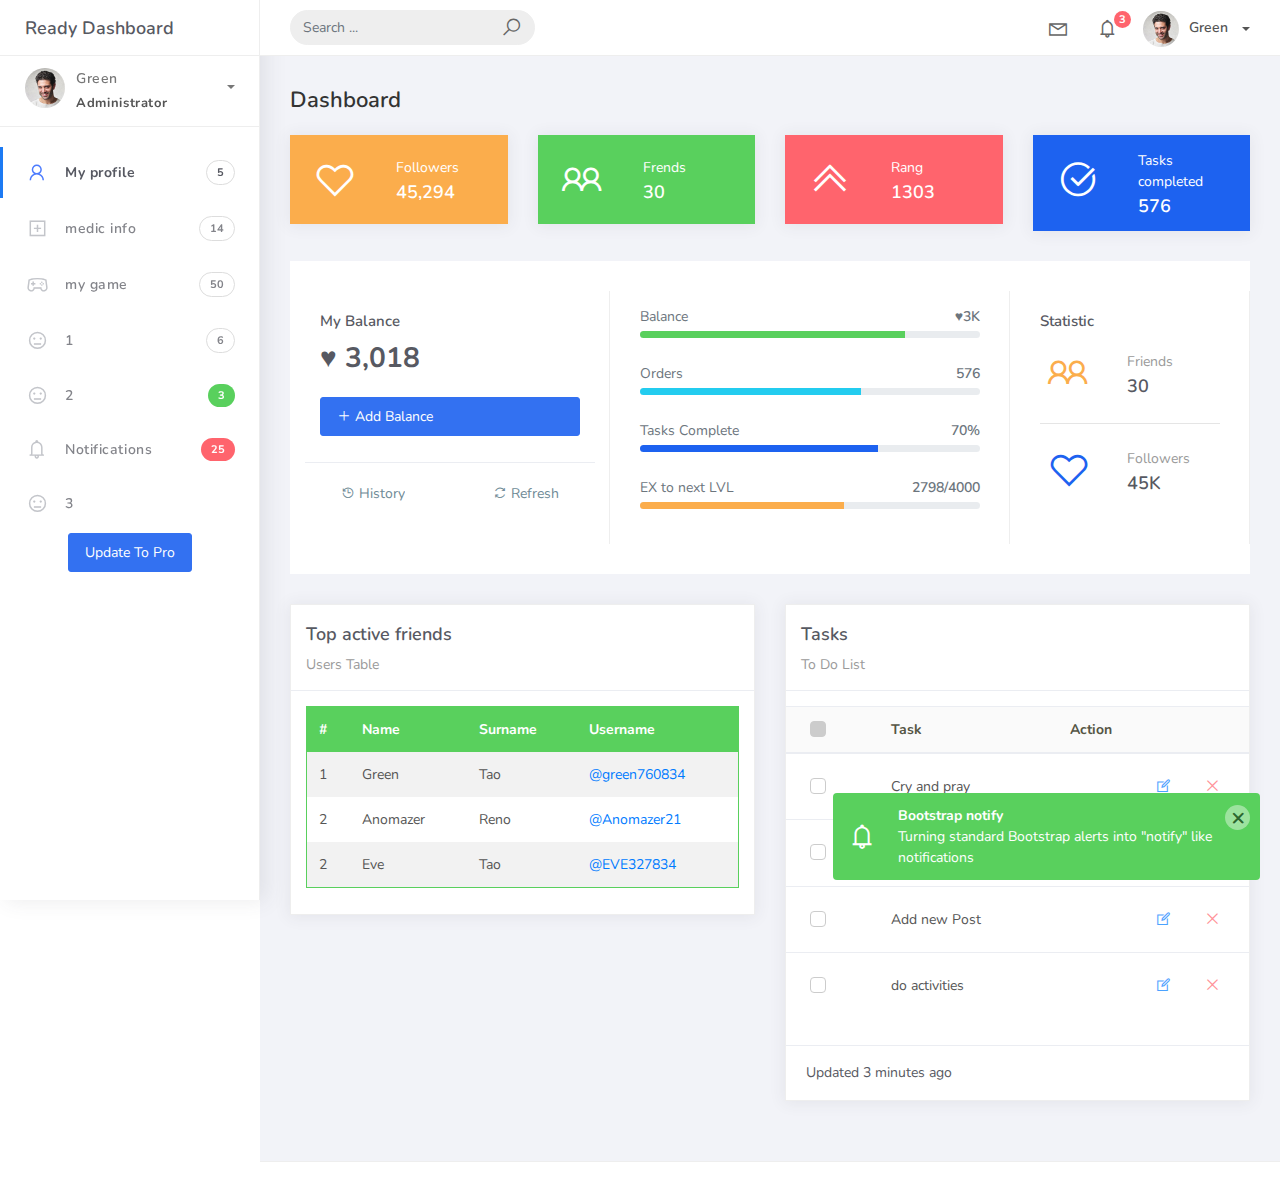
<file: index.html>
<!DOCTYPE html>
<html>
<head>
	<meta http-equiv="X-UA-Compatible" content="IE=edge,chrome=1" />
	<title>Ready Bootstrap Dashboard</title>
	<meta content='width=device-width, initial-scale=1.0, maximum-scale=1.0, user-scalable=0, shrink-to-fit=no' name='viewport' />
	<link rel="stylesheet" href="assets/css/bootstrap.min.css">
	<link rel="stylesheet" href="https://fonts.googleapis.com/css?family=Nunito:200,200i,300,300i,400,400i,600,600i,700,700i,800,800i,900,900i">
	<link rel="stylesheet" href="assets/css/ready.css">
	<link rel="stylesheet" href="assets/css/demo.css">
</head>
<body>
	<div class="wrapper">
		<div class="main-header">
			<div class="logo-header">
				<a href="index.html" class="logo">
					Ready Dashboard
				</a>
				<button class="navbar-toggler sidenav-toggler ml-auto" type="button" data-toggle="collapse" data-target="collapse" aria-controls="sidebar" aria-expanded="false" aria-label="Toggle navigation">
					<span class="navbar-toggler-icon"></span>
				</button>
				<button class="topbar-toggler more"><i class="la la-ellipsis-v"></i></button>
			</div>
			<nav class="navbar navbar-header navbar-expand-lg">
				<div class="container-fluid">
					
					<form class="navbar-left navbar-form nav-search mr-md-3" action="">
						<div class="input-group">
							<input type="text" placeholder="Search ..." class="form-control">
							<div class="input-group-append">
								<span class="input-group-text">
									<i class="la la-search search-icon"></i>
								</span>
							</div>
						</div>
					</form>
					<ul class="navbar-nav topbar-nav ml-md-auto align-items-center">
						<li class="nav-item dropdown hidden-caret">
							<a class="nav-link dropdown-toggle" href="#" id="navbarDropdown" role="button" data-toggle="dropdown" aria-haspopup="true" aria-expanded="false">
								<i class="la la-envelope"></i>
							</a>
							<div class="dropdown-menu" aria-labelledby="navbarDropdown">
								<a class="dropdown-item" href="#">Action</a>
								<a class="dropdown-item" href="#">Another action</a> <!--почта(конверт)-->
								<div class="dropdown-divider"></div>
								<a class="dropdown-item" href="#">Something else here</a>
							</div>
						</li>
						<li class="nav-item dropdown hidden-caret">
							<a class="nav-link dropdown-toggle" href="#" id="navbarDropdown" role="button" data-toggle="dropdown" aria-haspopup="true" aria-expanded="false">
								<i class="la la-bell"></i>
								<span class="notification">3</span>
							</a>
							<ul class="dropdown-menu notif-box" aria-labelledby="navbarDropdown">
								<li>
									<div class="dropdown-title">You have 4 new notification</div>
								</li>
								<li>
									<div class="notif-center">
										<a href="#">
											<div class="notif-icon notif-primary"> <i class="la la-user-plus"></i> </div>
											<div class="notif-content">
												<span class="block">
													New user registered
												</span>
												<span class="time">5 minutes ago</span> 
											</div>
										</a>
										<a href="#">
											<div class="notif-icon notif-success"> <i class="la la-comment"></i> </div>
											<div class="notif-content">
												<span class="block">
													Friren comment you message
												</span>
												<span class="time">12 minutes ago</span> 
											</div>
										</a>
										<a href="#">
											<div class="notif-img"> 
												<img src="assets/img/ilone mask.jpeg" alt="Img Profile">
											</div>
											<div class="notif-content">
												<span class="block">
													Elone Mask send messages to you
												</span>
												<span class="time">12 minutes ago</span> 
											</div>
										</a>
										<a href="#">
											<div class="notif-icon notif-danger"> <i class="la la-heart"></i> </div>
											<div class="notif-content">
												<span class="block">
													Friren liked your profile
												</span>
												<span class="time">17 minutes ago</span> 
											</div>
										</a>
									</div>
								</li>
								<li>
									<a class="see-all" href="typography.html"> <strong>See all notifications</strong> <i class="la la-angle-right"></i> </a>
								</li>
							</ul>
						</li>
						<li class="nav-item dropdown">
							<a class="dropdown-toggle profile-pic" data-toggle="dropdown" href="#" aria-expanded="false"> <img src="assets/img/profile.jpg" alt="user-img" width="36" class="img-circle"><span >Green</span></span> </a>
							<ul class="dropdown-menu dropdown-user">
								<li>
									<div class="user-box">
										<div class="u-img"><img src="assets/img/profile.jpg" alt="user"></div>
										<div class="u-text">
											<h4>Green</h4>
											<p class="text-muted">green760834@gmail.com</p><a href="profile.html" class="btn btn-rounded btn-danger btn-sm">View Profile</a></div>
										</div>
									</li>
									<div class="dropdown-divider"></div>
									<a class="dropdown-item" href="#"><i class="ti-user"></i> My Profile</a>
									<a class="dropdown-item" href="#"></i> My Balance</a>
									<a class="dropdown-item" href="#"><i class="ti-email"></i> Inbox</a>
									<div class="dropdown-divider"></div>
									<a class="dropdown-item" href="#"><i class="ti-settings"></i> Account Setting</a>
									<div class="dropdown-divider"></div>
									<a class="dropdown-item" href="#"><i class="fa fa-power-off"></i> Logout</a>
								</ul>
								<!-- /.dropdown-user -->
							</li>
						</ul>
					</div>
				</nav>
			</div>
			<div class="sidebar">
				<div class="scrollbar-inner sidebar-wrapper">
					<div class="user">
						<div class="photo">
							<img src="assets/img/profile.jpg">
						</div>
						<div class="info">
							<a class="" data-toggle="collapse" href="#collapseExample" aria-expanded="true">
								<span>
									Green
									<span class="user-level">Administrator</span>
									<span class="caret"></span>
								</span>
							</a>
							<div class="clearfix"></div>

							<div class="collapse in" id="collapseExample" aria-expanded="true" style="">
								<ul class="nav">
									<li>
										<a href="#profile">
											<span class="link-collapse">My Profile</span> <!--профиль-->
										</a>
									</li>
									<li>
										<a href="#edit">
											<span class="link-collapse">Edit Profile</span>
										</a>
									</li>
									<li>
										<a href="#settings">
											<span class="link-collapse">Settings</span>
										</a>
									</li>
								</ul>
							</div>
						</div>
					</div>
					<ul class="nav">
						<li class="nav-item active">
							<a href="index.html">
								<i class="la la-user"></i>
								<p>My profile</p>
								<span class="badge badge-count">5</span> <!--надписи с боку-->
							</a>
						</li>
						<li class="nav-item">
							<a href="components.html">
								<i class="la la-plus-square"></i>
								<p>medic info</p>
								<span class="badge badge-count">14</span>
							</a>
						</li>
						<li class="nav-item">
							<a href="forms.html">
								<i class="la la-gamepad"></i>
								<p>my game </p>
								<span class="badge badge-count">50</span>
							</a>
						</li>
						<li class="nav-item">
							<a href="tables.html">
								<i class="la la-meh-o"></i>
								<p>1</p>
								<span class="badge badge-count">6</span>
							</a>
						</li>
						<li class="nav-item">
							<a href="notifications.html">
								<i class="la la-meh-o"></i>
								<p>2</p>
								<span class="badge badge-success">3</span>
							</a>
						</li>
						<li class="nav-item">
							<a href="typography.html">
								<i class="la la-bell"></i>
								<p>Notifications</p>
								<span class="badge badge-danger">25</span>
							</a>
						</li>
						<li class="nav-item">
							<a href="icons.html">
								<i class="la la-meh-o"></i>
								<p>3</p>
							</a>
						</li>
						<div class="text-center">
							<a href="pricing.html"><button class="btn btn-primary">Update To Pro</button></a>
						</div>
					</ul>
				</div>
			</div>
			<div class="main-panel">
				<div class="content">
					<div class="container-fluid">
						<h4 class="page-title">Dashboard</h4>
						<div class="row">
							<div class="col-md-3">
								<div class="card card-stats card-warning">
									<div class="card-body ">
										<div class="row">
											<div class="col-5">
												<div class="icon-big text-center">
													<i class="la la-heart-o"></i>
												</div>
											</div>
											<div class="col-7 d-flex align-items-center"><!--дополнительные штуки-->
												<div class="numbers">
													<p class="card-category"> Followers</p>
													<h4 class="card-title">45,294</h4>
												</div>
											</div>
										</div>
									</div>
								</div>
							</div>
							<div class="col-md-3">
								<div class="card card-stats card-success">
									<div class="card-body ">
										<div class="row">
											<div class="col-5">
												<div class="icon-big text-center">
													<i class="la la-users"></i>
												</div>
											</div>
											<div class="col-7 d-flex align-items-center">
												<div class="numbers">
													<p class="card-category">Frends</p>
													<h4 class="card-title">30</h4>
												</div>
											</div>
										</div>
									</div>
								</div>
							</div>
							<div class="col-md-3">
								<div class="card card-stats card-danger">
									<div class="card-body">
										<div class="row">
											<div class="col-5">
												<div class="icon-big text-center">
													<i class="la la-angle-double-up"></i>
												</div>
											</div>
											<div class="col-7 d-flex align-items-center">
												<div class="numbers">
													<p class="card-category">Rang</p>
													<h4 class="card-title">1303</h4>
												</div>
											</div>
										</div>
									</div>
								</div>
							</div>
							<div class="col-md-3">
								<div class="card card-stats card-primary">
									<div class="card-body ">
										<div class="row">
											<div class="col-5">
												<div class="icon-big text-center">
													<i class="la la-check-circle"></i>
												</div>
											</div>
											<div class="col-7 d-flex align-items-center">
												<div class="numbers">
													<p class="card-category">Tasks completed</p>
													<h4 class="card-title">576</h4>
												</div>
											</div>
										</div>
									</div>
								</div>
							</div>	<!--дополнительные колонки -->
<!-- 							<div class="col-md-3"> 
								<div class="card card-stats">
									<div class="card-body ">
										<div class="row">
											<div class="col-5">
												<div class="icon-big text-center icon-warning">
													<i class="la la-pie-chart text-warning"></i>
												</div>
											</div>
											<div class="col-7 d-flex align-items-center">
												<div class="numbers">
													<p class="card-category">Number</p>
													<h4 class="card-title">150GB</h4>
												</div>
											</div>
										</div>
									</div>
								</div>
							</div>
							<div class="col-md-3">
								<div class="card card-stats">
									<div class="card-body ">
										<div class="row">
											<div class="col-5">
												<div class="icon-big text-center">
													<i class="la la-bar-chart text-success"></i>
												</div>
											</div>
											<div class="col-7 d-flex align-items-center">
												<div class="numbers">
													<p class="card-category">Revenue</p>
													<h4 class="card-title">$ 1,345</h4>
												</div>
											</div>
										</div>
									</div>
								</div>
							</div>
							<div class="col-md-3">
								<div class="card card-stats">
									<div class="card-body">
										<div class="row">
											<div class="col-5">
												<div class="icon-big text-center">
													<i class="la la-times-circle-o text-danger"></i>
												</div>
											</div>
											<div class="col-7 d-flex align-items-center">
												<div class="numbers">
													<p class="card-category">Errors</p>
													<h4 class="card-title">23</h4>
												</div>
											</div>
										</div>
									</div>
								</div>
							</div>
							<div class="col-md-3">
								<div class="card card-stats">
									<div class="card-body">
										<div class="row">
											<div class="col-5">
												<div class="icon-big text-center">
													<i class="la la-heart-o text-primary"></i>
												</div>
											</div>
											<div class="col-7 d-flex align-items-center">
												<div class="numbers">
													<p class="card-category">Followers</p>
													<h4 class="card-title">+45K</h4>
												</div>
											</div>
										</div>
									</div>
								</div>
							</div> -->
						</div>

					<!--	<div class="row">
							<div class="col-md-3">
								<div class="card"> -диаграмма (хуйня с кружочек)--
									<div class="card-header">
										<h4 class="card-title">Task</h4>
										<p class="card-category">Complete</p>
									</div>
									<div class="card-body">
										<div id="task-complete" class="chart-circle mt-4 mb-3"></div>
									</div>
									<div class="card-footer">
										<div class="legend"><i class="la la-circle text-primary"></i> Completed</div>
									</div>
								</div>
							</div> 
						-->

						<!--	<div class="col-md-9">
								<div class="card">
									<div class="card-header">
										<h4 class="card-title">World Map</h4> 
										<p class="card-category">карта мира с вашими друзьями</p>
									</div>
									<div class="card-body">
										<div class="mapcontainer">
											<div class="map">
												<span>Alternative content for the map</span>
											</div>
										</div>
									</div>
								</div>
							</div>
						</div>-->

						
						<div class="row row-card-no-pd">
							<div class="col-md-4">
								<div class="card">
									<div class="card-body">
										<p class="fw-bold mt-1">My Balance</p> 
										<h4><b>♥ 3,018</b></h4>
										<a href="#" class="btn btn-primary btn-full text-left mt-3 mb-3"><i class="la la-plus"></i> Add Balance</a>
									</div>
									<div class="card-footer">
										<ul class="nav">
											<li class="nav-item"><a class="btn btn-default btn-link" href="#"><i class="la la-history"></i> History</a></li>
											<li class="nav-item ml-auto"><a class="btn btn-default btn-link" href="#"><i class="la la-refresh"></i> Refresh</a></li>
										</ul>
									</div>
								</div>
							</div>
							<div class="col-md-5">
								<div class="card">
									<div class="card-body">
										<div class="progress-card">
											<div class="d-flex justify-content-between mb-1">
												<span class="text-muted">Balance</span>
												<span class="text-muted fw-bold"> ♥3K</span>
											</div>
											<div class="progress mb-2" style="height: 7px;">
												<div class="progress-bar bg-success" role="progressbar" style="width: 78%" aria-valuenow="78" aria-valuemin="0" aria-valuemax="100" data-toggle="tooltip" data-placement="top" title="78%"></div>
											</div>
										</div>
										<div class="progress-card">
											<div class="d-flex justify-content-between mb-1">
												<span class="text-muted">Orders</span>
												<span class="text-muted fw-bold"> 576</span>
											</div>
											<div class="progress mb-2" style="height: 7px;">
												<div class="progress-bar bg-info" role="progressbar" style="width: 65%" aria-valuenow="60" aria-valuemin="0" aria-valuemax="100" data-toggle="tooltip" data-placement="top" title="65%"></div>
											</div>
										</div>
										<div class="progress-card">
											<div class="d-flex justify-content-between mb-1">
												<span class="text-muted">Tasks Complete</span>
												<span class="text-muted fw-bold"> 70%</span>
											</div>
											<div class="progress mb-2" style="height: 7px;">
												<div class="progress-bar bg-primary" role="progressbar" style="width: 70%" aria-valuenow="70" aria-valuemin="0" aria-valuemax="100" data-toggle="tooltip" data-placement="top" title="70%"></div>
											</div>
										</div>
										<div class="progress-card">
											<div class="d-flex justify-content-between mb-1">
												<span class="text-muted">EX to next LVL</span>
												<span class="text-muted fw-bold"> 2798/4000</span>
											</div>
											<div class="progress mb-2" style="height: 7px;">
												<div class="progress-bar bg-warning" role="progressbar" style="width: 60%" aria-valuenow="60" aria-valuemin="0" aria-valuemax="100" data-toggle="tooltip" data-placement="top" title="60%"></div>
											</div>
										</div>
									</div>
								</div>
							</div>
						
							<div class="col-md-3">
								<div class="card card-stats">
									<div class="card-body">
										<p class="fw-bold mt-1">Statistic</p>
										<div class="row">
											<div class="col-5">
												<div class="icon-big text-center icon-warning">
													<i class="la la-users text-warning"></i>
												</div>
											</div>
											<div class="col-7 d-flex align-items-center">
												<div class="numbers">
													<p class="card-category">Friends</p>
													<h4 class="card-title">30</h4>
												</div>
											</div>
										</div>
										<hr/>
										<div class="row">
											<div class="col-5">
												<div class="icon-big text-center">
													<i class="la la-heart-o text-primary"></i>
												</div>
											</div>
											<div class="col-7 d-flex align-items-center">
												<div class="numbers">
													<p class="card-category">Followers</p>
													<h4 class="card-title">45K</h4>
												</div>
											</div>
										</div>
										
									</div>
								</div>
							</div>
						</div>
						
						<div class="row"><!--
							<div class="col-md-4">
								<div class="card">
									<div class="card-header"> --статистика пользователя  в диаграмме--
										<h4 class="card-title">какайнить статистика пользователя</h4>
										<p class="card-category">
										Users statistics this month</p>
									</div>
									<div class="card-body">
										<div id="monthlyChart" class="chart chart-pie"></div>
									</div>
								</div>
							</div>
						--> <!---
							<div class="col-md-8">
								<div class="card">
									<div class="card-header">
										<h4 class="card-title">коф. актиности </h4>
										<p class="card-category">
										Number of products sold</p>
									</div>
									<div class="card-body">
										<div id="salesChart" class="chart"></div>
									</div>
								</div>
							</div> -->
							<div class="col-md-6">
								<div class="card">
									<div class="card-header ">
										<h4 class="card-title">Top active friends</h4>
										<p class="card-category">Users Table</p>
									</div>
									<div class="card-body">
										<table class="table table-head-bg-success table-striped table-hover">
											<thead>
												<tr>
													<th scope="col">#</th>
													<th scope="col">Name</th>
													<th scope="col">Surname</th>
													<th scope="col">Username</th>
												</tr>
											</thead>
											<tbody>
												<tr>
													<td>1</td>
													<td>Green</td>
													<td>Tao</td>
													<td><a href="#">@green760834</a></td>
												</tr>
												<tr>
													<td>2</td>
													<td>Anomazer</td>
													<td>Reno</td>
													<td><a href="#">@Anomazer21</a></td>
												</tr>
												<tr>
													<td>2</td>
													<td>Eve</td>
													<td>Tao</td>
													<td><a href="#">@EVE327834</a></td>
												</tr>
											</tbody>
										</table>
									</div>
								</div>
							</div>
							<div class="col-md-6">
								<div class="card card-tasks">
									<div class="card-header ">
										<h4 class="card-title">Tasks</h4>
										<p class="card-category">To Do List</p>
									</div>
									<div class="card-body ">
										<div class="table-full-width">
											<table class="table">
												<thead>
													<tr>
														<th>
															<div class="form-check">
																<label class="form-check-label">
																	<input class="form-check-input  select-all-checkbox" type="checkbox" data-select="checkbox" data-target=".task-select">
																	<span class="form-check-sign"></span>
																</label>
															</div>
														</th>
														<th>Task</th>
														<th>Action</th>
													</tr>
												</thead>
												<tbody>
													<tr>
														<td>
															<div class="form-check">
																<label class="form-check-label">
																	<input class="form-check-input task-select" type="checkbox">
																	<span class="form-check-sign"></span>
																</label>
															</div>
														</td>
														<td>Cry and pray</td>
														<td class="td-actions text-right">
															<div class="form-button-action">
																<button type="button" data-toggle="tooltip" title="Edit Task" class="btn btn-link <btn-simple-primary">
																	<i class="la la-edit"></i>
																</button>
																<button type="button" data-toggle="tooltip" title="Remove" class="btn btn-link btn-simple-danger">
																	<i class="la la-times"></i>
																</button>
															</div>
														</td>
													</tr>
													<tr>
														<td>
															<div class="form-check">
																<label class="form-check-label">
																	<input class="form-check-input task-select" type="checkbox">
																	<span class="form-check-sign"></span>
																</label>
															</div>
														</td>
														<td> Pass exams</td>
														<td class="td-actions text-right">
															<div class="form-button-action">
																<button type="button" data-toggle="tooltip" title="Edit Task" class="btn btn-link <btn-simple-primary">
																	<i class="la la-edit"></i>
																</button>
																<button type="button" data-toggle="tooltip" title="Remove" class="btn btn-link btn-simple-danger">
																	<i class="la la-times"></i>
																</button>
															</div>
														</td>
													</tr>
													<tr>
														<td>
															<div class="form-check">
																<label class="form-check-label">
																	<input class="form-check-input task-select" type="checkbox">
																	<span class="form-check-sign"></span>
																</label>
															</div>
														</td>
														<td>Add new Post
														</td>
														<td class="td-actions text-right">
															<div class="form-button-action">
																<button type="button" data-toggle="tooltip" title="Edit Task" class="btn btn-link <btn-simple-primary">
																	<i class="la la-edit"></i>
																</button>
																<button type="button" data-toggle="tooltip" title="Remove" class="btn btn-link btn-simple-danger">
																	<i class="la la-times"></i>
																</button>
															</div>
														</td>
													</tr>
													<tr>
														<td>
															<div class="form-check">
																<label class="form-check-label">
																	<input class="form-check-input task-select" type="checkbox">
																	<span class="form-check-sign"></span>
																</label>
															</div>
														</td>
														<td> do activities </td>
														<td class="td-actions text-right">
															<div class="form-button-action">
																<button type="button" data-toggle="tooltip" title="Edit Task" class="btn btn-link <btn-simple-primary">
																	<i class="la la-edit"></i>
																</button>
																<button type="button" data-toggle="tooltip" title="Remove" class="btn btn-link btn-simple-danger">
																	<i class="la la-times"></i>
																</button>
															</div>
														</td>
													</tr>
												</tbody>
											</table>
										</div>
									</div>
									<div class="card-footer ">
										<div class="stats">
											<i class="now-ui-icons loader_refresh spin"></i> Updated 3 minutes ago
										</div>
									</div>
								</div>
							</div>
						</div>
					</div>
				</div>
				<footer class="footer">
					
				</footer>
			</div>
		</div>
	</div>
	<!-- Modal -->
	
	<div class="modal fade" id="modalUpdate" tabindex="-1" role="dialog" aria-labelledby="modalUpdatePro" aria-hidden="true">
		<div class="modal-dialog modal-dialog-centered" role="document">
			<div class="modal-content">
				<div class="modal-header bg-primary">
					<h6 class="modal-title"><i class="la la-frown-o"></i> Under Development</h6>
					<button type="button" class="close" data-dismiss="modal" aria-label="Close">
						<span aria-hidden="true">&times;</span>
					</button>
				</div>
				<div class="modal-body text-center">									
					<p>Currently the pro version of the <b>Ready Dashboard</b> Bootstrap is in progress development</p>
					<p>
						<b>We'll let you know when it's done</b></p>
				</div>
				<div class="modal-footer">
					<button type="button" class="btn btn-secondary" data-dismiss="modal">Close</button>
				</div>
			</div>
		</div>
	</div>


</body>
<script src="assets/js/core/jquery.3.2.1.min.js"></script>
<script src="assets/js/plugin/jquery-ui-1.12.1.custom/jquery-ui.min.js"></script>
<script src="assets/js/core/popper.min.js"></script>
<script src="assets/js/core/bootstrap.min.js"></script>
<script src="assets/js/plugin/chartist/chartist.min.js"></script>
<script src="assets/js/plugin/chartist/plugin/chartist-plugin-tooltip.min.js"></script>
<script src="assets/js/plugin/bootstrap-notify/bootstrap-notify.min.js"></script>
<script src="assets/js/plugin/bootstrap-toggle/bootstrap-toggle.min.js"></script>
<script src="assets/js/plugin/jquery-mapael/jquery.mapael.min.js"></script>
<script src="assets/js/plugin/jquery-mapael/maps/world_countries.min.js"></script>
<script src="assets/js/plugin/chart-circle/circles.min.js"></script>
<script src="assets/js/plugin/jquery-scrollbar/jquery.scrollbar.min.js"></script>
<script src="assets/js/ready.min.js"></script>
<script src="assets/js/demo.js"></script>
</html>
</file>
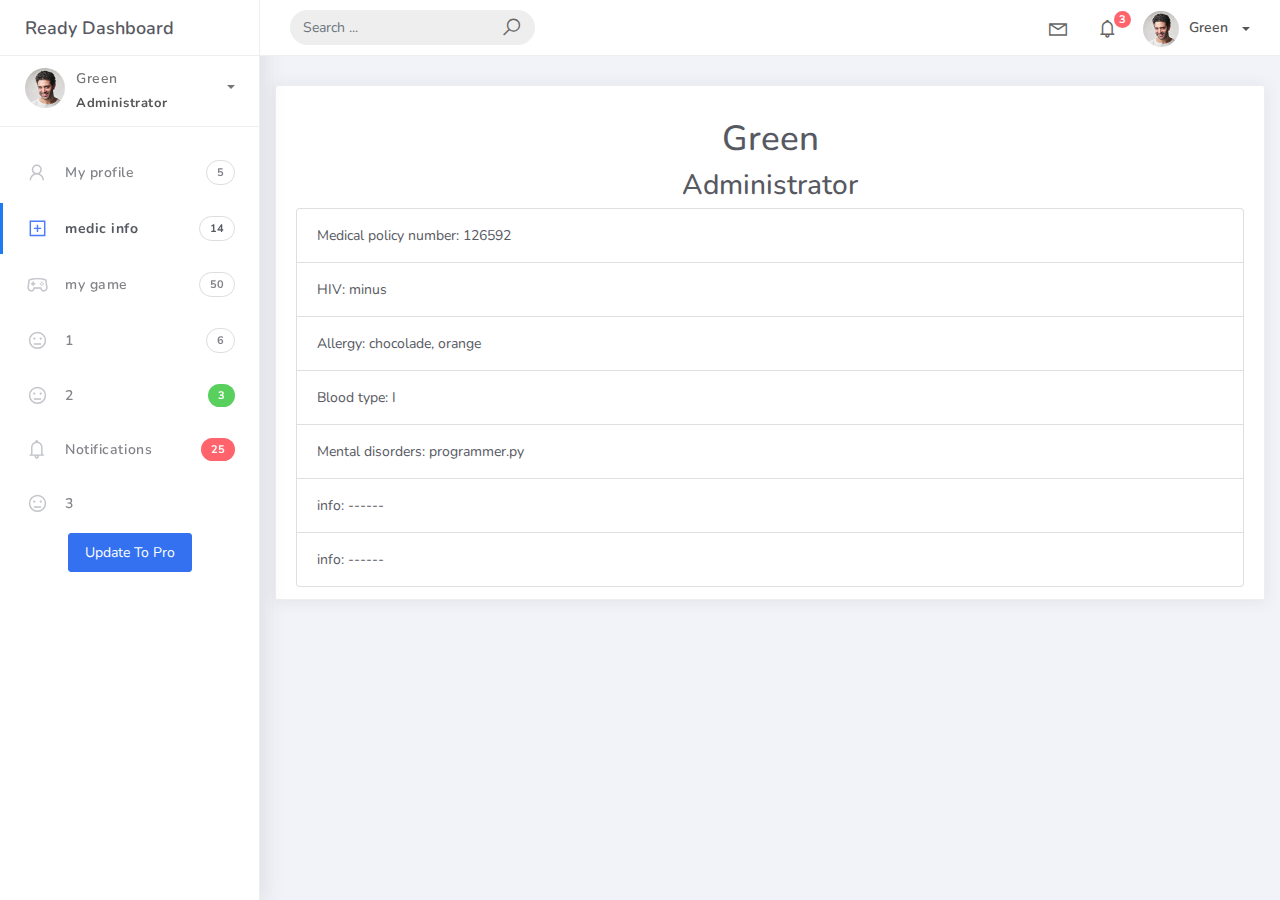
<file: components.html>
<!DOCTYPE html>
<html>
<head>
	<meta http-equiv="X-UA-Compatible" content="IE=edge,chrome=1" />
	<title>Components - Ready Bootstrap Dashboard</title>
	<meta content='width=device-width, initial-scale=1.0, maximum-scale=1.0, user-scalable=0, shrink-to-fit=no' name='viewport' />
	<link rel="stylesheet" href="assets/css/bootstrap.min.css">
	<link rel="stylesheet" href="https://fonts.googleapis.com/css?family=Nunito:200,200i,300,300i,400,400i,600,600i,700,700i,800,800i,900,900i">
	<link rel="stylesheet" href="assets/css/ready.css">
	<link rel="stylesheet" href="assets/css/demo.css">
</head>
<body>
	<div class="wrapper">
		<div class="main-header">
			<div class="logo-header">
				<a href="index.html" class="logo">
					Ready Dashboard
				</a>
				<button class="navbar-toggler sidenav-toggler ml-auto" type="button" data-toggle="collapse" data-target="collapse" aria-controls="sidebar" aria-expanded="false" aria-label="Toggle navigation">
					<span class="navbar-toggler-icon"></span>
				</button>
				<button class="topbar-toggler more"><i class="la la-ellipsis-v"></i></button>
			</div>
			<nav class="navbar navbar-header navbar-expand-lg">
				<div class="container-fluid">
					
					<form class="navbar-left navbar-form nav-search mr-md-3" action="">
						<div class="input-group">
							<input type="text" placeholder="Search ..." class="form-control">
							<div class="input-group-append">
								<span class="input-group-text">
									<i class="la la-search search-icon"></i>
								</span>
							</div>
						</div>
					</form>
					<ul class="navbar-nav topbar-nav ml-md-auto align-items-center">
						<li class="nav-item dropdown hidden-caret">
							<a class="nav-link dropdown-toggle" href="#" id="navbarDropdown" role="button" data-toggle="dropdown" aria-haspopup="true" aria-expanded="false">
								<i class="la la-envelope"></i>
							</a>
							<div class="dropdown-menu" aria-labelledby="navbarDropdown">
								<a class="dropdown-item" href="#">Action</a>
								<a class="dropdown-item" href="#">Another action</a>
								<div class="dropdown-divider"></div>
								<a class="dropdown-item" href="#">Something else here</a>
							</div>
						</li>
						<li class="nav-item dropdown hidden-caret">
							<a class="nav-link dropdown-toggle" href="#" id="navbarDropdown" role="button" data-toggle="dropdown" aria-haspopup="true" aria-expanded="false">
								<i class="la la-bell"></i>
								<span class="notification">3</span>
							</a>
							<ul class="dropdown-menu notif-box" aria-labelledby="navbarDropdown">
								<li>
									<div class="dropdown-title">You have 4 new notification</div>
								</li>
								<li>
									<div class="notif-center">
										<a href="#">
											<div class="notif-icon notif-primary"> <i class="la la-user-plus"></i> </div>
											<div class="notif-content">
												<span class="block">
													New user registered
												</span>
												<span class="time">5 minutes ago</span> 
											</div>
										</a>
										<a href="#">
											<div class="notif-icon notif-success"> <i class="la la-comment"></i> </div>
											<div class="notif-content">
												<span class="block">
													Friren comment you message
												</span>
												<span class="time">12 minutes ago</span> 
											</div>
										</a>
										<a href="#">
											<div class="notif-img"> 
												<img src="assets/img/ilone mask.jpeg" alt="Img Profile">
											</div>
											<div class="notif-content">
												<span class="block">
													Elone Mask send messages to you
												</span>
												<span class="time">12 minutes ago</span> 
											</div>
										</a>
										<a href="#">
											<div class="notif-icon notif-danger"> <i class="la la-heart"></i> </div>
											<div class="notif-content">
												<span class="block">
													Friren liked your profile
												</span>
												<span class="time">17 minutes ago</span> 
											</div>
										</a>
									</div>
								</li>
								<li>
									<a class="see-all" href="typography.html"> <strong>See all notifications</strong> <i class="la la-angle-right"></i> </a>
								</li>
							</ul>
						</li>
						<li class="nav-item dropdown">
							<a class="dropdown-toggle profile-pic" data-toggle="dropdown" href="#" aria-expanded="false"> <img src="assets/img/profile.jpg" alt="user-img" width="36" class="img-circle"><span >Green</span></span> </a>
							<ul class="dropdown-menu dropdown-user">
								<li>
									<div class="user-box">
										<div class="u-img"><img src="assets/img/profile.jpg" alt="user"></div>
										<div class="u-text">
											<h4>Green</h4>
											<p class="text-muted">green760834@gmail.com</p><a href="profile.html" class="btn btn-rounded btn-danger btn-sm">View Profile</a></div>
										</div>
									</li>
									<div class="dropdown-divider"></div>
									<a class="dropdown-item" href="#"><i class="ti-user"></i> My Profile</a>
									<a class="dropdown-item" href="#"></i> My Balance</a>
									<a class="dropdown-item" href="#"><i class="ti-email"></i> Inbox</a>
									<div class="dropdown-divider"></div>
									<a class="dropdown-item" href="#"><i class="ti-settings"></i> Account Setting</a>
									<div class="dropdown-divider"></div>
									<a class="dropdown-item" href="#"><i class="fa fa-power-off"></i> Logout</a>
								</ul>
								<!-- /.dropdown-user -->
							</li>
						</ul>
					</div>
				</nav>
			</div>
			<div class="sidebar">
				<div class="scrollbar-inner sidebar-wrapper">
					<div class="user">
						<div class="photo">
							<img src="assets/img/profile.jpg">
						</div>
						<div class="info">
							<a class="" data-toggle="collapse" href="#collapseExample" aria-expanded="true">
								<span>
									Green
									<span class="user-level">Administrator</span>
									<span class="caret"></span>
								</span>
							</a>
							<div class="clearfix"></div>

							<div class="collapse in" id="collapseExample" aria-expanded="true" style="">
								<ul class="nav">
									<li>
										<a href="#profile">
											<span class="link-collapse">My Profile</span>
										</a>
									</li>
									<li>
										<a href="#edit">
											<span class="link-collapse">Edit Profile</span>
										</a>
									</li>
									<li>
										<a href="#settings">
											<span class="link-collapse">Settings</span>
										</a>
									</li>
								</ul>
							</div>
						</div>
					</div>
					<ul class="nav">
						<li class="nav-item">
							<a href="index.html">
								<i class="la la-user"></i>
								<p>My profile</p>
								<span class="badge badge-count">5</span>
							</a>
						</li>
						<li class="nav-item active">
							<a href="components.html">
								<i class="la la-plus-square"></i>
								<p>medic info</p>
								<span class="badge badge-count">14</span>
							</a>
						</li>
						<li class="nav-item">
							<a href="forms.html">
								<i class="la la-gamepad"></i>
								<p>my game</p>
								<span class="badge badge-count">50</span>
							</a>
						</li>
						<li class="nav-item">
							<a href="tables.html">
								<i class="la la-meh-o"></i>
								<p>1</p>
								<span class="badge badge-count">6</span>
							</a>
						</li>
						<li class="nav-item">
							<a href="notifications.html">
								<i class="la la-meh-o"></i>
								<p>2</p>
								<span class="badge badge-success">3</span>
							</a>
						</li>
						<li class="nav-item">
							<a href="typography.html">
								<i class="la la-bell"></i>
								<p>Notifications</p>
								<span class="badge badge-danger">25</span>
							</a>
						</li>
						<li class="nav-item">
							<a href="icons.html">
								<i class="la la-meh-o"></i>
								<p>3</p>
							</a>
						</li>
						<!--<li class="nav-item update-pro">
							<button  data-toggle="modal" data-target="#modalUpdate">
								<div> To Pro</div>
							</button>
						</li> -->
						<div class="text-center">
							<a href="pricing.html"><button class="btn btn-primary">Update To Pro</button></a>
						</div>
					</ul>
				</div>
			</div>
			<div class="main-panel">
				<div class="content">
					<div class="row">
						<div class="col-md-12">
							<div class="card card-header">
								<div class="text-center">
									<h3>Green</h1> 
									<h4>Administrator</h2>
								</div>
							<div>
								<a class="list-group-item list-group-flush py-3 lh-tight"> Medical policy number: 126592</a>
								<a class="list-group-item list-group-flush py-3 lh-tight"> HIV: minus </a>
								<a class="list-group-item list-group-flush py-3 lh-tight"> Allergy: chocolade, orange</a>
								<a class="list-group-item list-group-flush py-3 lh-tight"> Blood type: I </a>
								<a class="list-group-item list-group-flush py-3 lh-tight"> Mental disorders: programmer.py </a>
								<a class="list-group-item list-group-flush py-3 lh-tight"> info: ------</a>
								<a class="list-group-item list-group-flush py-3 lh-tight"> info: ------</a>

							</div>

							</div>
						</div>
					</div>

				</div>
			</div>
				<footer class="footer">
					

				</footer>
			</div>
		</div>
	</div>
	<!-- Modal -->
	<div class="modal fade" id="modalUpdate" tabindex="-1" role="dialog" aria-labelledby="modalUpdatePro" aria-hidden="true">
		<div class="modal-dialog modal-dialog-centered" role="document">
			<div class="modal-content">
				<div class="modal-header bg-primary">
					<h6 class="modal-title"><i class="la la-frown-o"></i> Under Development</h6>
					<button type="button" class="close" data-dismiss="modal" aria-label="Close">
						<span aria-hidden="true">&times;</span>
					</button>
				</div>
				<div class="modal-body text-center">									
					<p>Currently the pro version of the <b>Ready Dashboard</b> Bootstrap is in progress development</p>
					<p>
					<b>We'll let you know when it's done</b></p>
				</div>
				<div class="modal-footer">
					<button type="button" class="btn btn-secondary" data-dismiss="modal">Close</button>
				</div>
			</div>
		</div>
	</div>
</body>
<script src="assets/js/core/jquery.3.2.1.min.js"></script>
<script src="assets/js/plugin/jquery-ui-1.12.1.custom/jquery-ui.min.js"></script>
<script src="assets/js/core/popper.min.js"></script>
<script src="assets/js/core/bootstrap.min.js"></script>
<script src="assets/js/plugin/chartist/chartist.min.js"></script>
<script src="assets/js/plugin/chartist/plugin/chartist-plugin-tooltip.min.js"></script>
<script src="assets/js/plugin/bootstrap-notify/bootstrap-notify.min.js"></script>
<script src="assets/js/plugin/bootstrap-toggle/bootstrap-toggle.min.js"></script>
<script src="assets/js/plugin/jquery-mapael/jquery.mapael.min.js"></script>
<script src="assets/js/plugin/jquery-mapael/maps/world_countries.min.js"></script>
<script src="assets/js/plugin/chart-circle/circles.min.js"></script>
<script src="assets/js/plugin/jquery-scrollbar/jquery.scrollbar.min.js"></script>
<script src="assets/js/ready.min.js"></script>
<script>
	$( function() {
		$( "#slider" ).slider({
			range: "min",
			max: 100,
			value: 40,
		});
		$( "#slider-range" ).slider({
			range: true,
			min: 0,
			max: 500,
			values: [ 75, 300 ]
		});
	} );
</script>
</html>
</file>
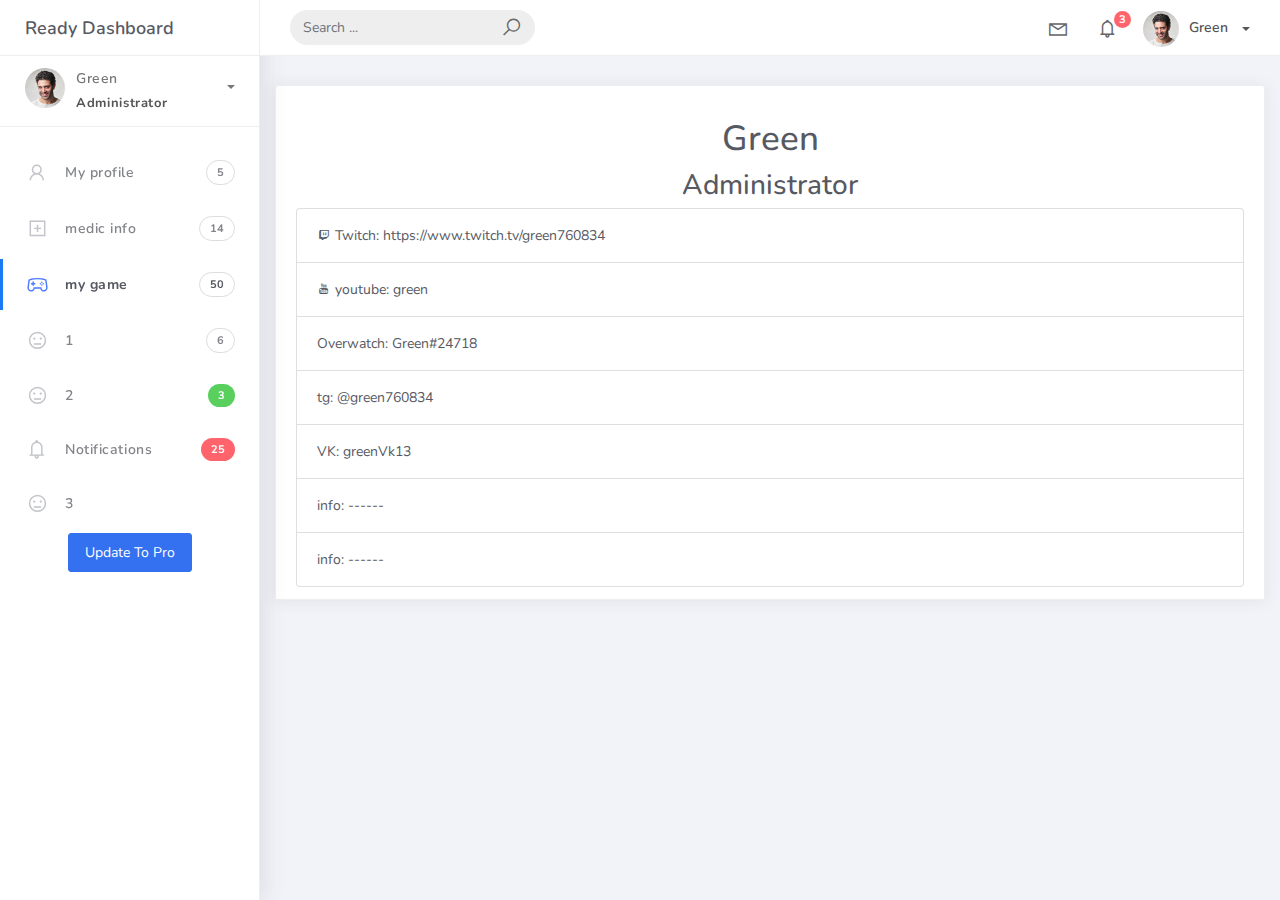
<file: forms.html>
<!DOCTYPE html>
<html>
<head>
	<meta http-equiv="X-UA-Compatible" content="IE=edge,chrome=1" />
	<title>Forms - Ready Bootstrap Dashboard</title>
	<meta content='width=device-width, initial-scale=1.0, maximum-scale=1.0, user-scalable=0, shrink-to-fit=no' name='viewport' />
	<link rel="stylesheet" href="assets/css/bootstrap.min.css">
	<link rel="stylesheet" href="https://fonts.googleapis.com/css?family=Nunito:200,200i,300,300i,400,400i,600,600i,700,700i,800,800i,900,900i">
	<link rel="stylesheet" href="assets/css/ready.css">
	<link rel="stylesheet" href="assets/css/demo.css">
</head>
<body>
	<div class="wrapper">
		<div class="main-header">
			<div class="logo-header">
				<a href="index.html" class="logo">
					Ready Dashboard
				</a>
				<button class="navbar-toggler sidenav-toggler ml-auto" type="button" data-toggle="collapse" data-target="collapse" aria-controls="sidebar" aria-expanded="false" aria-label="Toggle navigation">
					<span class="navbar-toggler-icon"></span>
				</button>
				<button class="topbar-toggler more"><i class="la la-ellipsis-v"></i></button>
			</div>
			<nav class="navbar navbar-header navbar-expand-lg">
				<div class="container-fluid">
					
					<form class="navbar-left navbar-form nav-search mr-md-3" action="">
						<div class="input-group">
							<input type="text" placeholder="Search ..." class="form-control">
							<div class="input-group-append">
								<span class="input-group-text">
									<i class="la la-search search-icon"></i>
								</span>
							</div>
						</div>
					</form>
					<ul class="navbar-nav topbar-nav ml-md-auto align-items-center">
						<li class="nav-item dropdown hidden-caret">
							<a class="nav-link dropdown-toggle" href="#" id="navbarDropdown" role="button" data-toggle="dropdown" aria-haspopup="true" aria-expanded="false">
								<i class="la la-envelope"></i>
							</a>
							<div class="dropdown-menu" aria-labelledby="navbarDropdown">
								<a class="dropdown-item" href="#">Action</a>
								<a class="dropdown-item" href="#">Another action</a>
								<div class="dropdown-divider"></div>
								<a class="dropdown-item" href="#">Something else here</a>
							</div>
						</li>
						<li class="nav-item dropdown hidden-caret">
							<a class="nav-link dropdown-toggle" href="#" id="navbarDropdown" role="button" data-toggle="dropdown" aria-haspopup="true" aria-expanded="false">
								<i class="la la-bell"></i>
								<span class="notification">3</span>
							</a>
							<ul class="dropdown-menu notif-box" aria-labelledby="navbarDropdown">
								<li>
									<div class="dropdown-title">You have 4 new notification</div>
								</li>
								<li>
									<div class="notif-center">
										<a href="#">
											<div class="notif-icon notif-primary"> <i class="la la-user-plus"></i> </div>
											<div class="notif-content">
												<span class="block">
													New user registered
												</span>
												<span class="time">5 minutes ago</span> 
											</div>
										</a>
										<a href="#">
											<div class="notif-icon notif-success"> <i class="la la-comment"></i> </div>
											<div class="notif-content">
												<span class="block">
													Friren comment you message
												</span>
												<span class="time">12 minutes ago</span> 
											</div>
										</a>
										<a href="#">
											<div class="notif-img"> 
												<img src="assets/img/ilone mask.jpeg" alt="Img Profile">
											</div>
											<div class="notif-content">
												<span class="block">
													Elone Mask send messages to you
												</span>
												<span class="time">12 minutes ago</span> 
											</div>
										</a>
										<a href="#">
											<div class="notif-icon notif-danger"> <i class="la la-heart"></i> </div>
											<div class="notif-content">
												<span class="block">
													Friren liked your profile
												</span>
												<span class="time">17 minutes ago</span> 
											</div>
										</a>
									</div>
								</li>
								<li>
									<a class="see-all" href="typography.htmls"> <strong>See all notifications</strong> <i class="la la-angle-right"></i> </a>
								</li>
							</ul>
						</li>
						<li class="nav-item dropdown">
							<a class="dropdown-toggle profile-pic" data-toggle="dropdown" href="#" aria-expanded="false"> <img src="assets/img/profile.jpg" alt="user-img" width="36" class="img-circle"><span >Green</span></span> </a>
							<ul class="dropdown-menu dropdown-user">
								<li>
									<div class="user-box">
										<div class="u-img"><img src="assets/img/profile.jpg" alt="user"></div>
										<div class="u-text">
											<h4>Green</h4>
											<p class="text-muted">green760834@gmail.com</p><a href="profile.html" class="btn btn-rounded btn-danger btn-sm">View Profile</a></div>
										</div>
									</li>
									<div class="dropdown-divider"></div>
									<a class="dropdown-item" href="#"><i class="ti-user"></i> My Profile</a>
									<a class="dropdown-item" href="#"></i> My Balance</a>
									<a class="dropdown-item" href="#"><i class="ti-email"></i> Inbox</a>
									<div class="dropdown-divider"></div>
									<a class="dropdown-item" href="#"><i class="ti-settings"></i> Account Setting</a>
									<div class="dropdown-divider"></div>
									<a class="dropdown-item" href="#"><i class="fa fa-power-off"></i> Logout</a>
								</ul>
								<!-- /.dropdown-user -->
							</li>
						</ul>
					</div>
				</nav>
			</div>
			<div class="sidebar">
				<div class="scrollbar-inner sidebar-wrapper">
					<div class="user">
						<div class="photo">
							<img src="assets/img/profile.jpg">
						</div>
						<div class="info">
							<a class="" data-toggle="collapse" href="#collapseExample" aria-expanded="true">
								<span>
									Green
									<span class="user-level">Administrator</span>
									<span class="caret"></span>
								</span>
							</a>
							<div class="clearfix"></div>

							<div class="collapse in" id="collapseExample" aria-expanded="true" style="">
								<ul class="nav">
									<li>
										<a href="#profile">
											<span class="link-collapse">My Profile</span>
										</a>
									</li>
									<li>
										<a href="#edit">
											<span class="link-collapse">Edit Profile</span>
										</a>
									</li>
									<li>
										<a href="#settings">
											<span class="link-collapse">Settings</span>
										</a>
									</li>
								</ul>
							</div>
						</div>
					</div>
					<ul class="nav">
						<li class="nav-item">
							<a href="index.html">
								<i class="la la-user"></i>
								<p>My profile</p>
								<span class="badge badge-count">5</span>
							</a>
						</li>
						<li class="nav-item">
							<a href="components.html">
								<i class="la la-plus-square"></i>
								<p>medic info</p>
								<span class="badge badge-count">14</span>
							</a>
						</li>
						<li class="nav-item active">
							<a href="forms.html">
								<i class="la la-gamepad"></i>
								<p>my game</p>
								<span class="badge badge-count">50</span>
							</a>
						</li>
						<li class="nav-item">
							<a href="tables.html">
								<i class="la la-meh-o"></i>
								<p>1</p>
								<span class="badge badge-count">6</span>
							</a>
						</li>
						<li class="nav-item">
							<a href="notifications.html">
								<i class="la la-meh-o"></i>
								<p>2</p>
								<span class="badge badge-success">3</span>
							</a>
						</li>
						<li class="nav-item">
							<a href="typography.html">
								<i class="la la-bell"></i>
								<p>Notifications</p>
								<span class="badge badge-danger">25</span>
							</a>
						</li>
						<li class="nav-item">
							<a href="icons.html">
								<i class="la la-meh-o"></i>
								<p>3</p>
							</a>
						</li>
						<div class="text-center">
							<a href="pricing.html"><button class="btn btn-primary">Update To Pro</button></a>
						</div>
					</ul>
				</div>
			</div>
			
			<div class="main-panel">
				<div class="content">
					<div class="row">
						<div class="col-md-12">
							<div class="card card-header">
								<div class="text-center">
									<h3>Green</h1> 
									<h4>Administrator</h2>
								</div>
							<div>
								<a class="list-group-item list-group-flush py-3 lh-tight"> <div class=" la la-twitch" ></div > Twitch: https://www.twitch.tv/green760834 </a>
								<a class="list-group-item list-group-flush py-3 lh-tight"> <div class=" la la-youtube "></div> youtube: green </a>
								<a class="list-group-item list-group-flush py-3 lh-tight"> Overwatch: Green#24718 </a>
								<a class="list-group-item list-group-flush py-3 lh-tight"> tg: @green760834</a>
								<a class="list-group-item list-group-flush py-3 lh-tight"> VK: greenVk13</a>
								<a class="list-group-item list-group-flush py-3 lh-tight"> info: ------</a>
								<a class="list-group-item list-group-flush py-3 lh-tight"> info: ------</a>

							</div>

							</div>
						</div>
					</div>

				</div>
			</div>


					<footer class="footer">
						
					</footer>
				</div>
			</div>
		</div>
	</div>
	<!-- Modal -->
	<div class="modal fade" id="modalUpdate" tabindex="-1" role="dialog" aria-labelledby="modalUpdatePro" aria-hidden="true">
		<div class="modal-dialog modal-dialog-centered" role="document">
			<div class="modal-content">
				<div class="modal-header bg-primary">
					<h6 class="modal-title"><i class="la la-frown-o"></i> Under Development</h6>
					<button type="button" class="close" data-dismiss="modal" aria-label="Close">
						<span aria-hidden="true">&times;</span>
					</button>
				</div>
				<div class="modal-body text-center">									
					<p>Currently the pro version of the <b>Ready Dashboard</b> Bootstrap is in progress development</p>
					<p>
					<b>We'll let you know when it's done</b></p>
				</div>
				<div class="modal-footer">
					<button type="button" class="btn btn-secondary" data-dismiss="modal">Close</button>
				</div>
			</div>
		</div>
	</div>
</body>
<script src="assets/js/core/jquery.3.2.1.min.js"></script>
<script src="assets/js/plugin/jquery-ui-1.12.1.custom/jquery-ui.min.js"></script>
<script src="assets/js/core/popper.min.js"></script>
<script src="assets/js/core/bootstrap.min.js"></script>
<script src="assets/js/plugin/chartist/chartist.min.js"></script>
<script src="assets/js/plugin/chartist/plugin/chartist-plugin-tooltip.min.js"></script>
<script src="assets/js/plugin/bootstrap-notify/bootstrap-notify.min.js"></script>
<script src="assets/js/plugin/bootstrap-toggle/bootstrap-toggle.min.js"></script>
<script src="assets/js/plugin/jquery-mapael/jquery.mapael.min.js"></script>
<script src="assets/js/plugin/jquery-mapael/maps/world_countries.min.js"></script>
<script src="assets/js/plugin/chart-circle/circles.min.js"></script>
<script src="assets/js/plugin/jquery-scrollbar/jquery.scrollbar.min.js"></script>
<script src="assets/js/ready.min.js"></script>
</html>
</file>
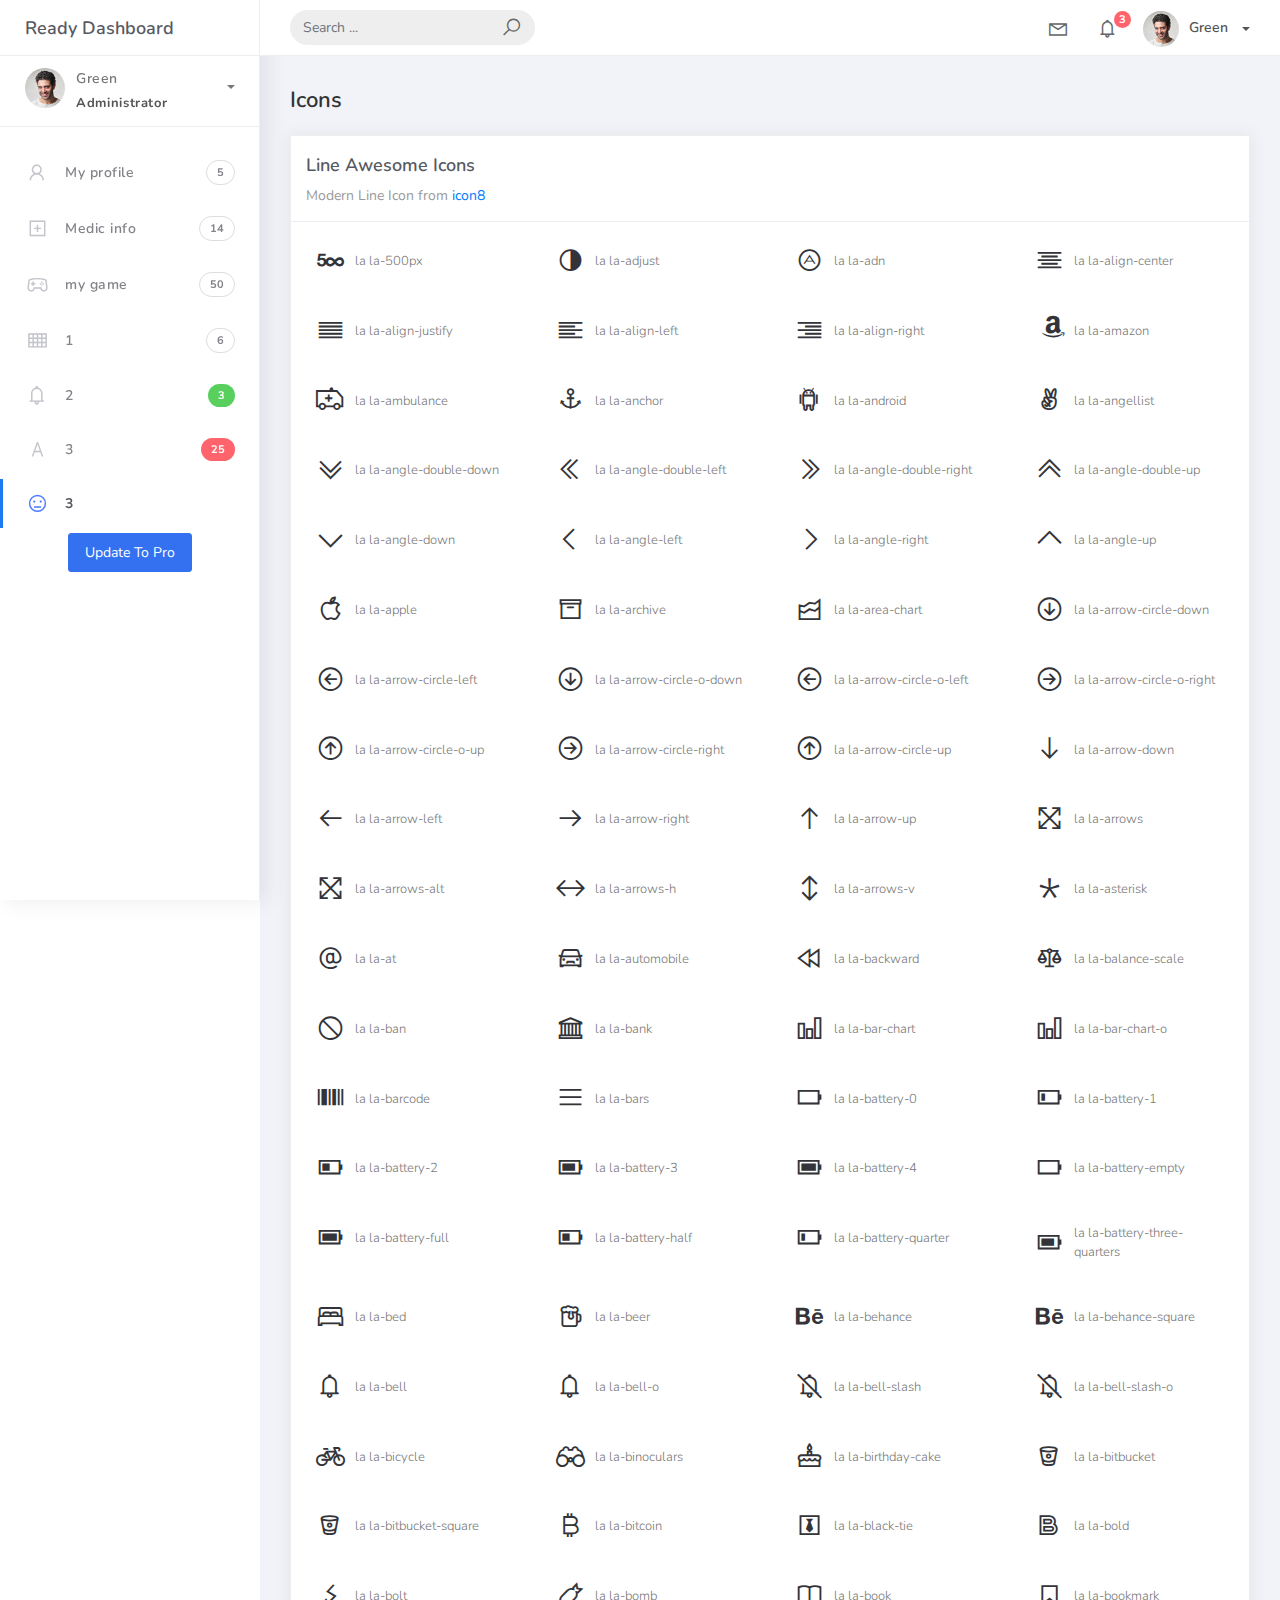
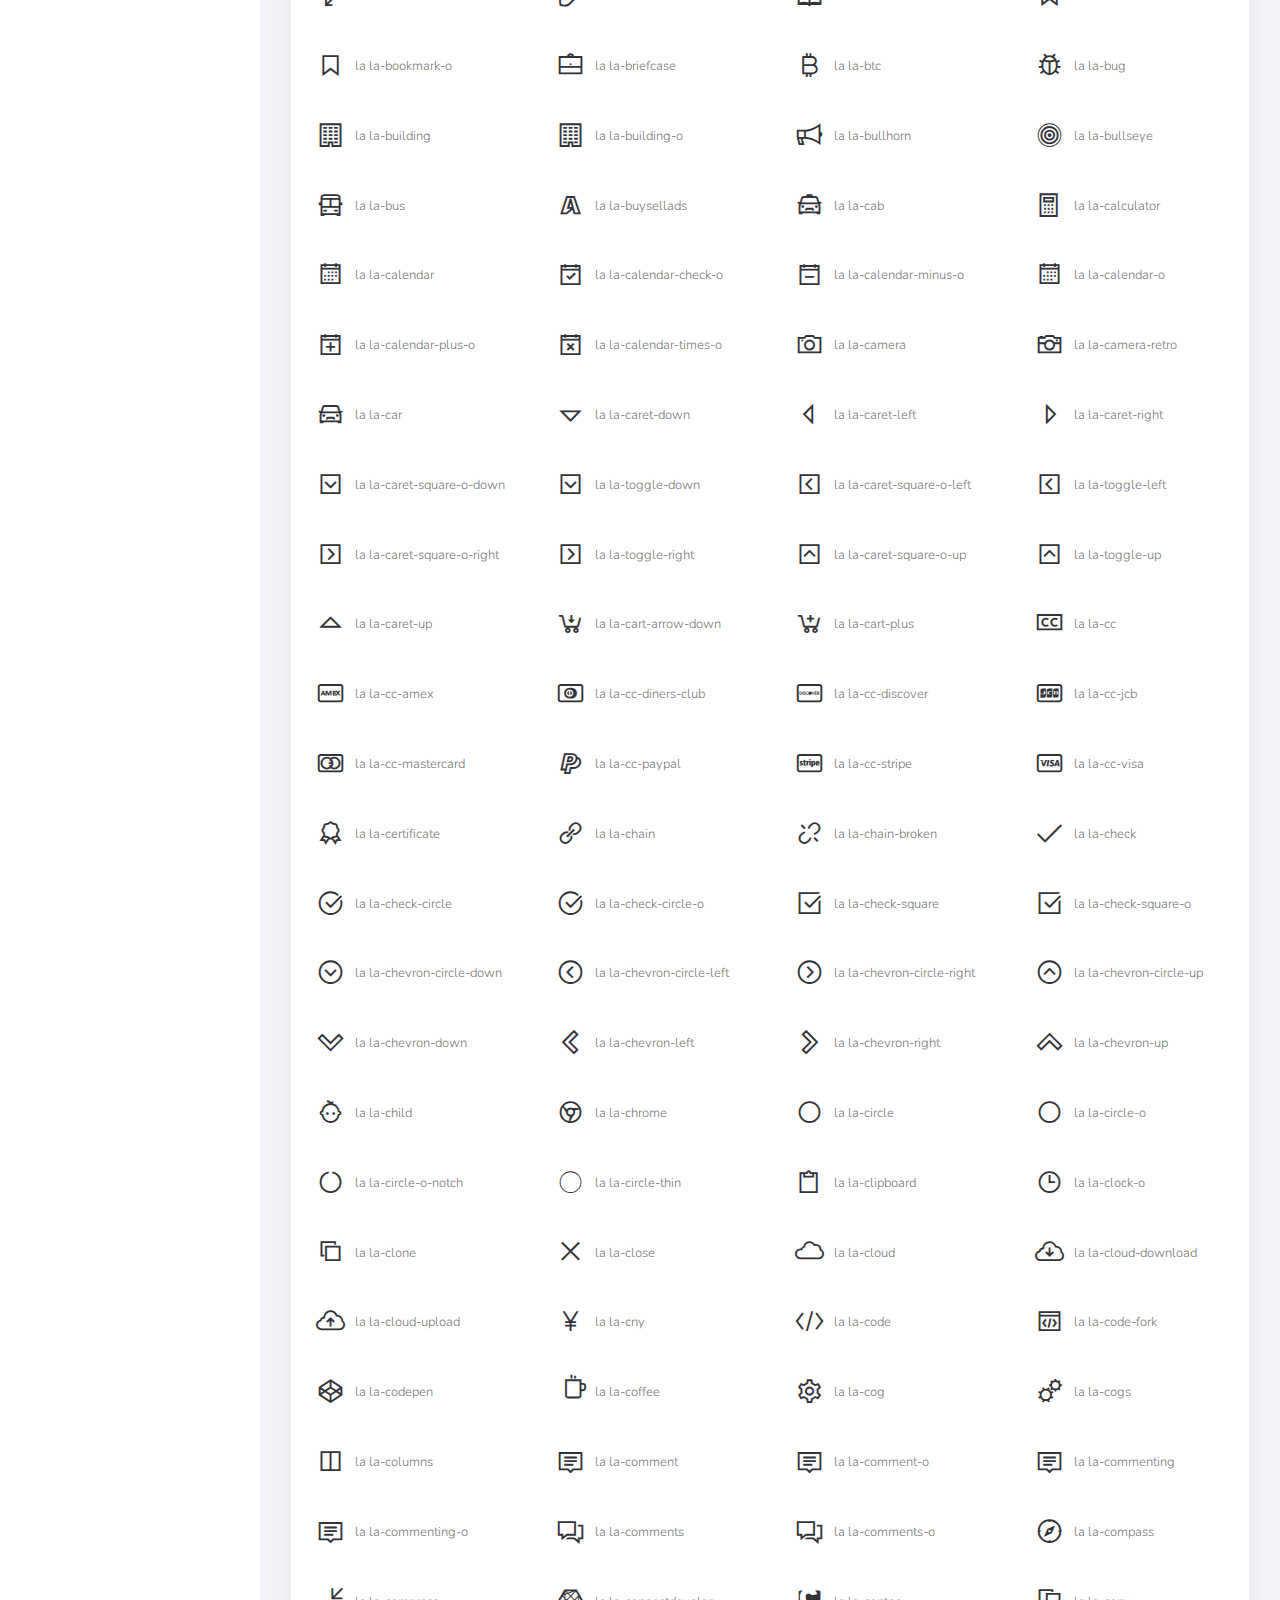
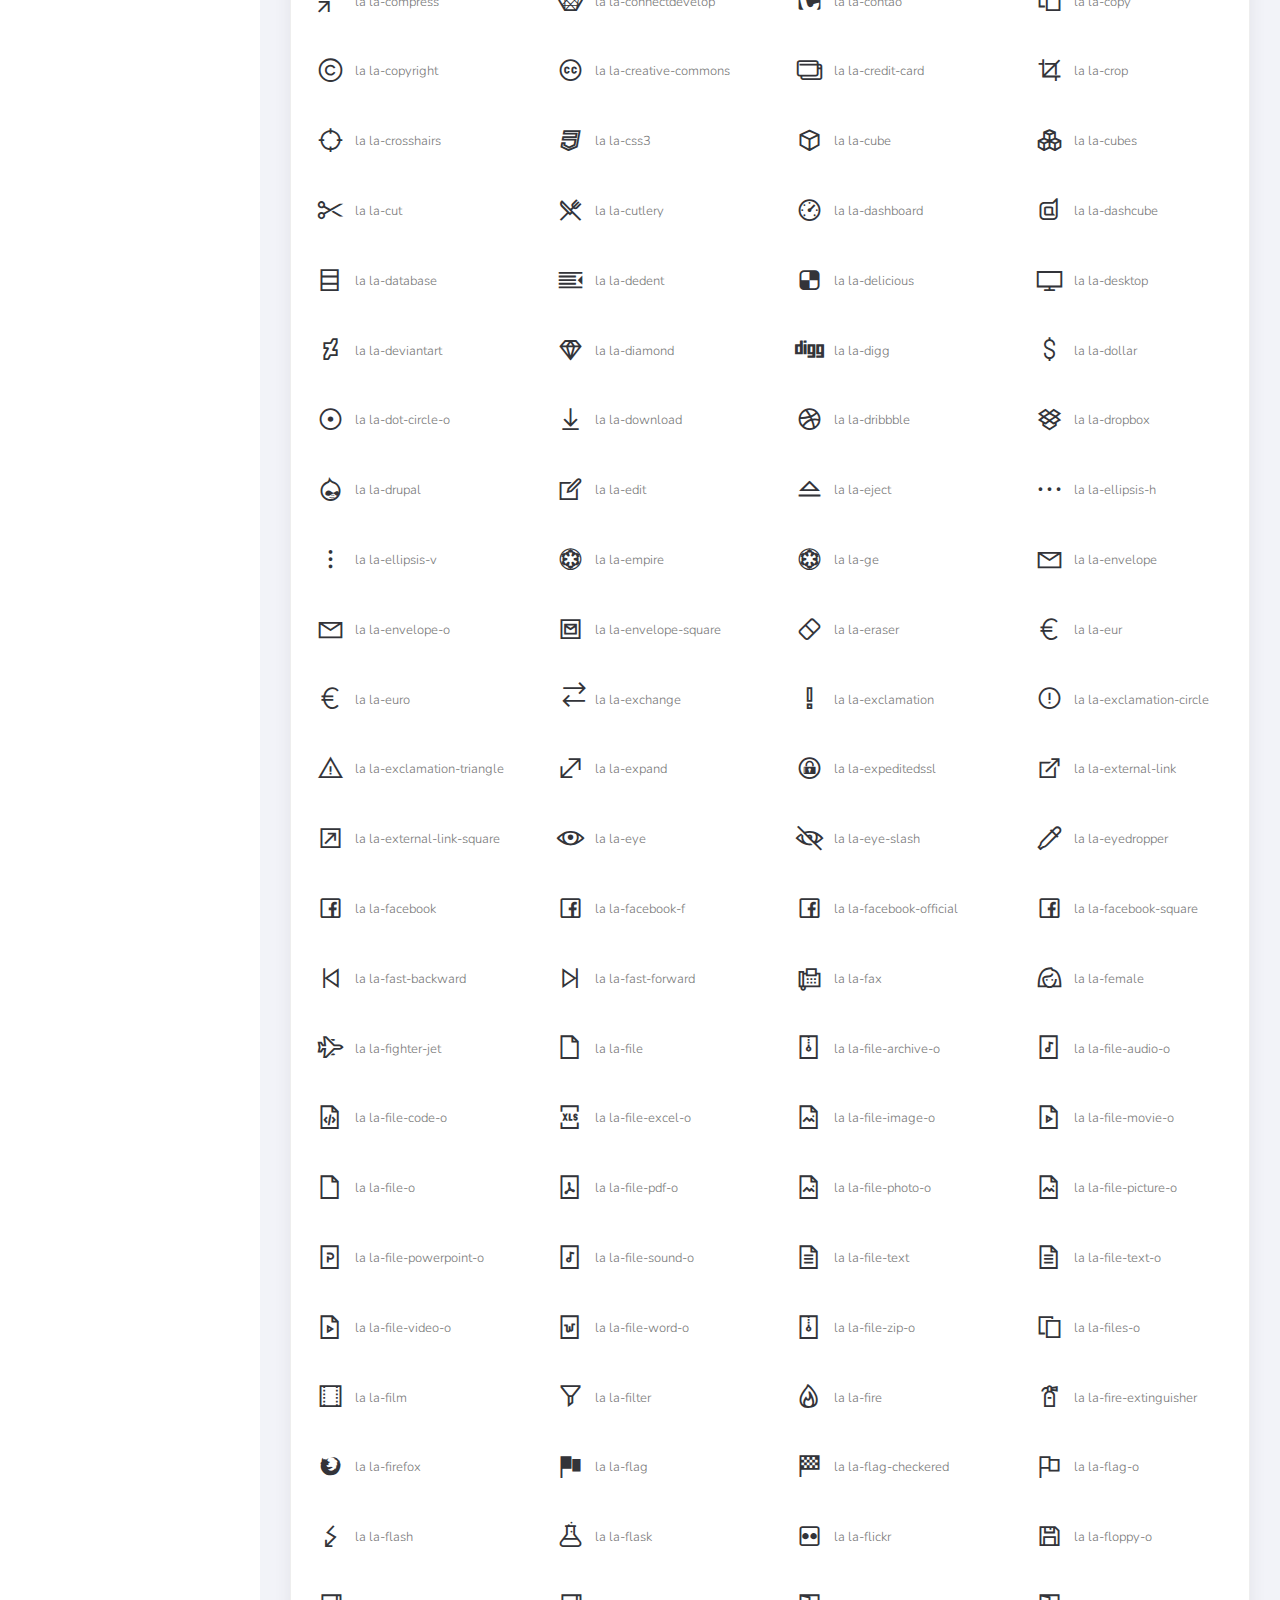
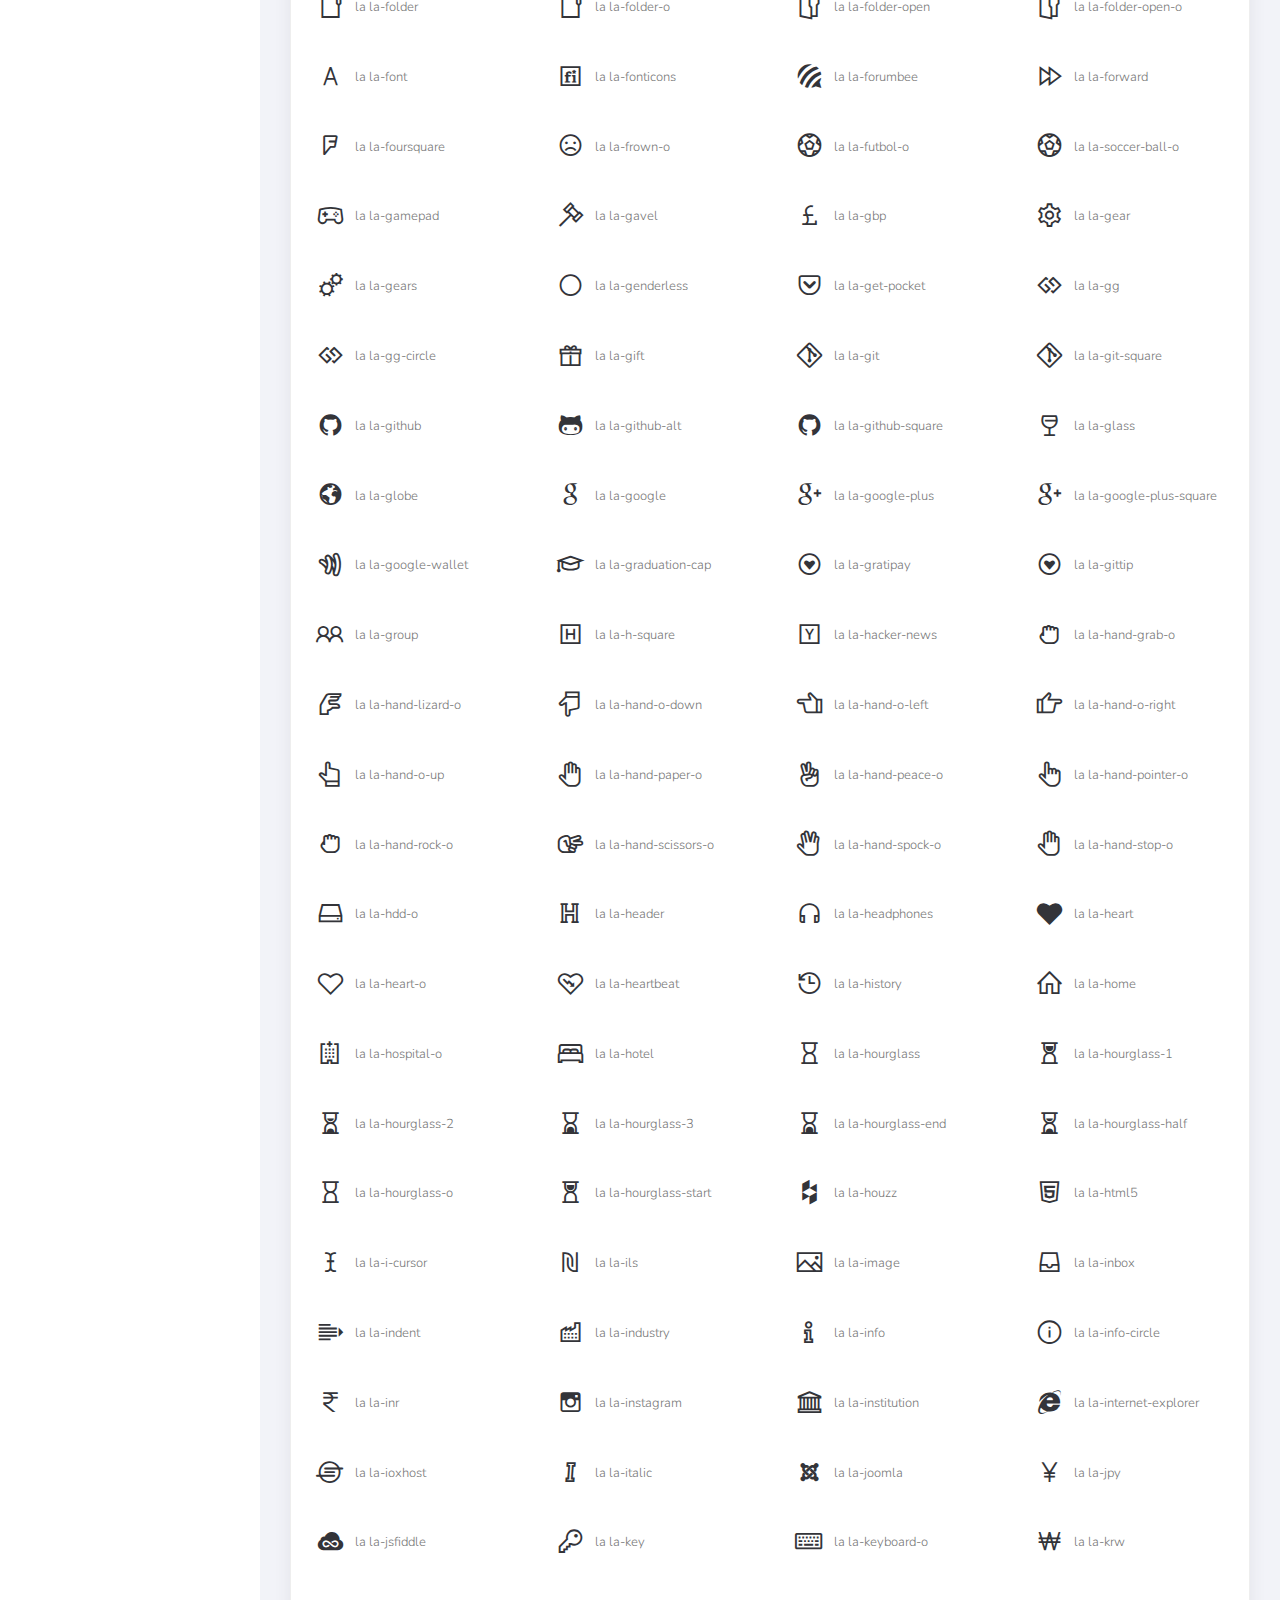
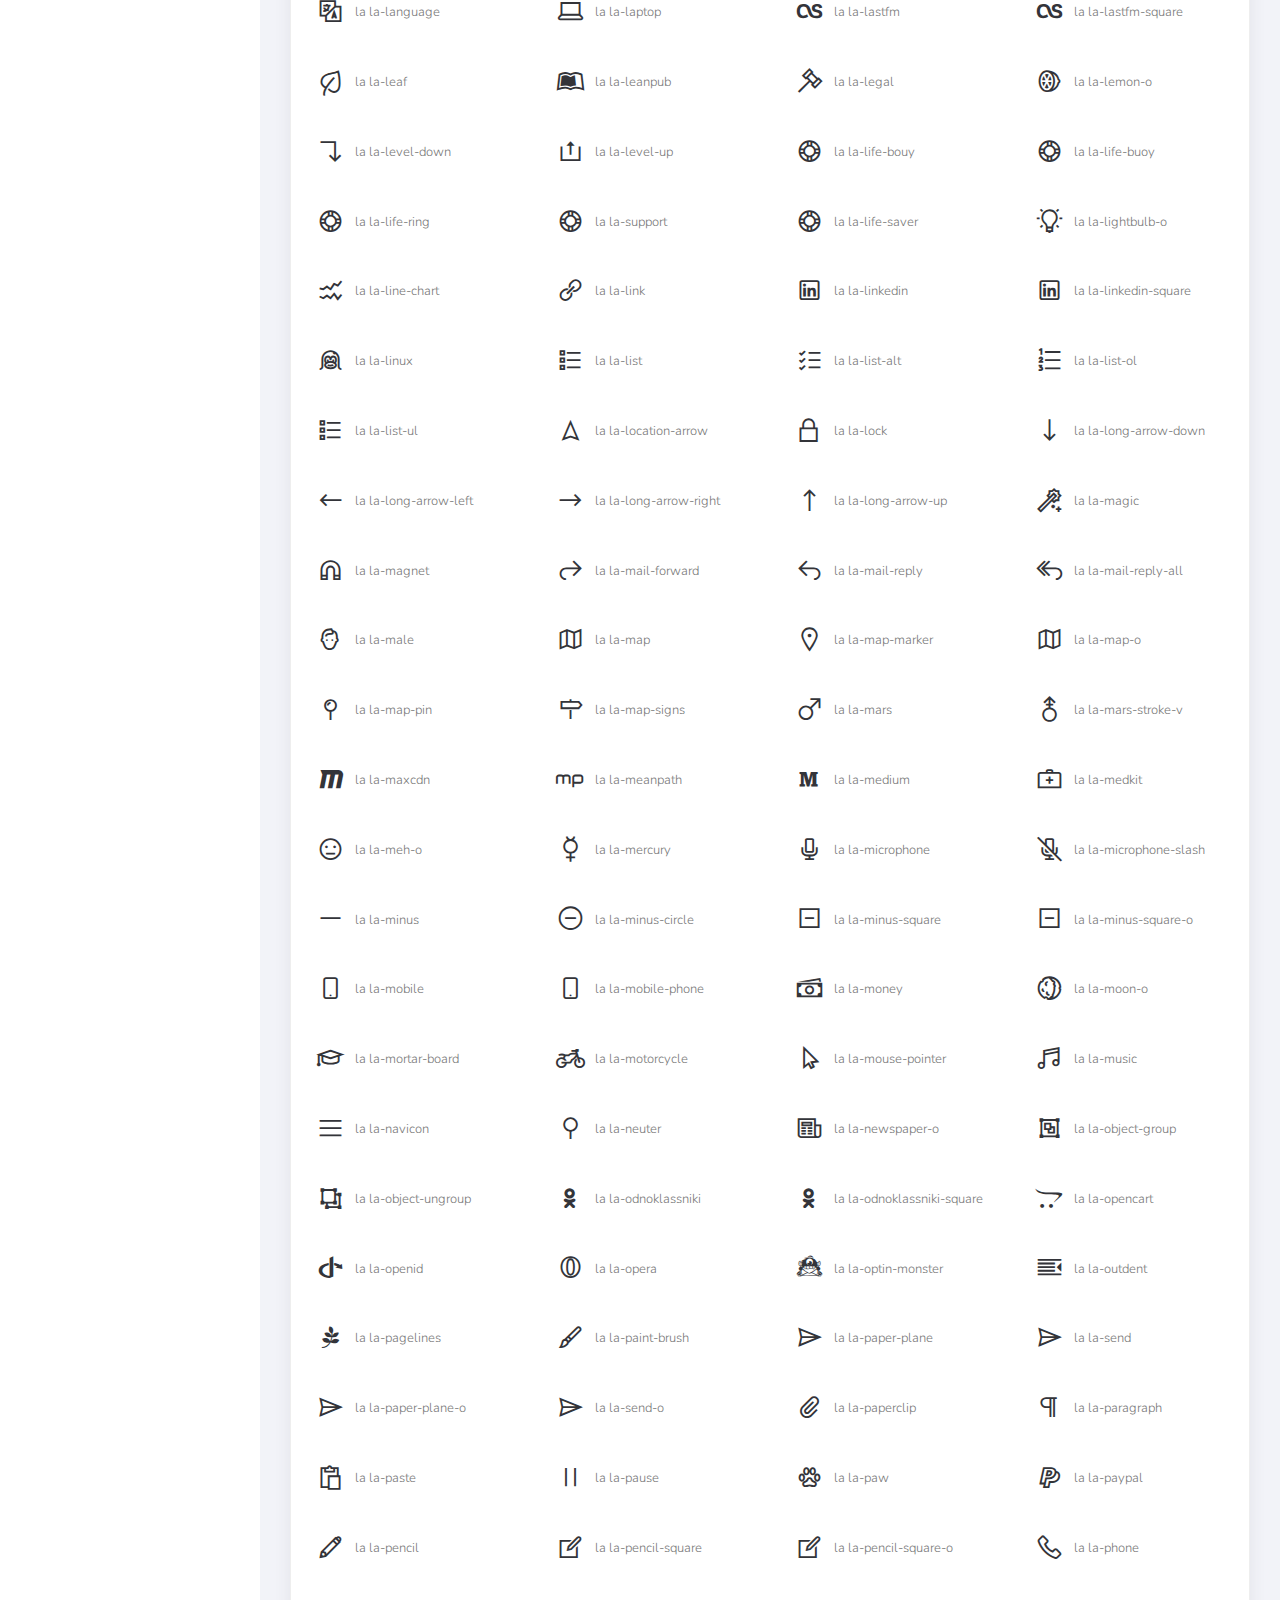
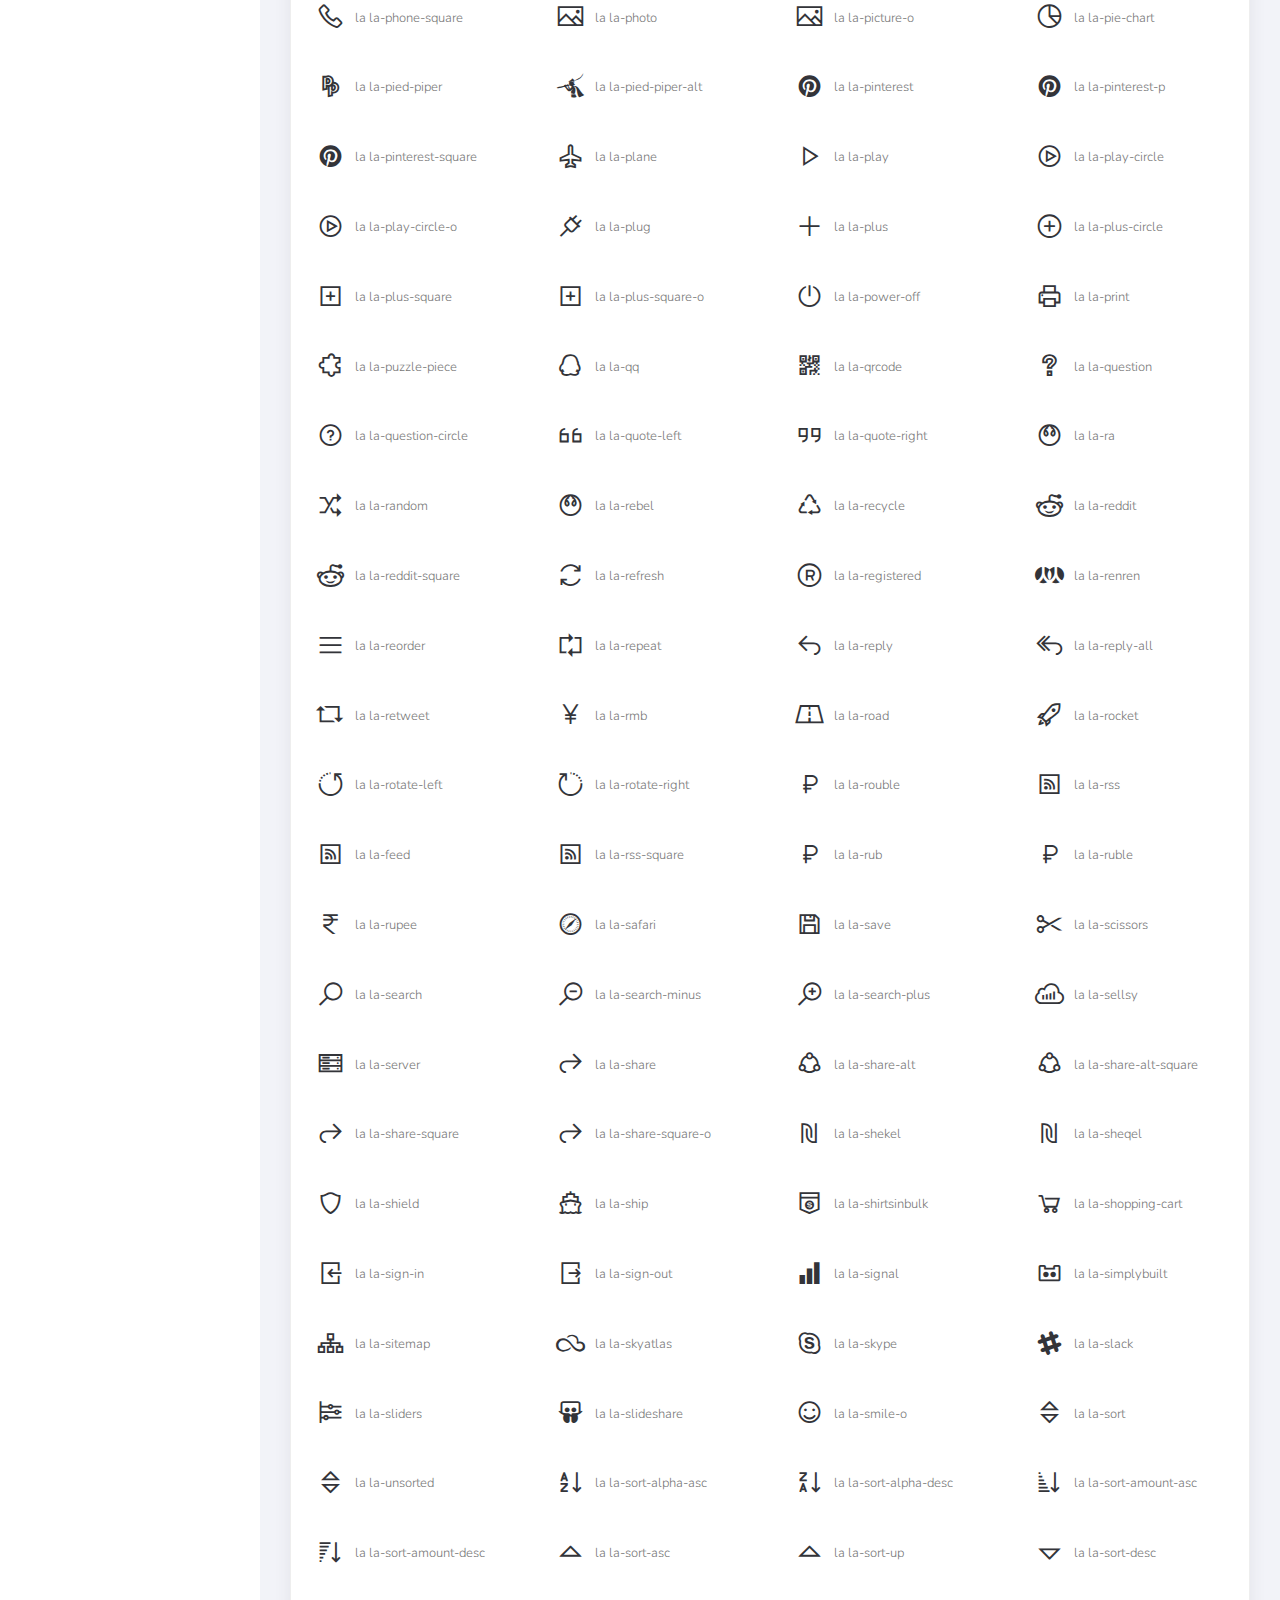
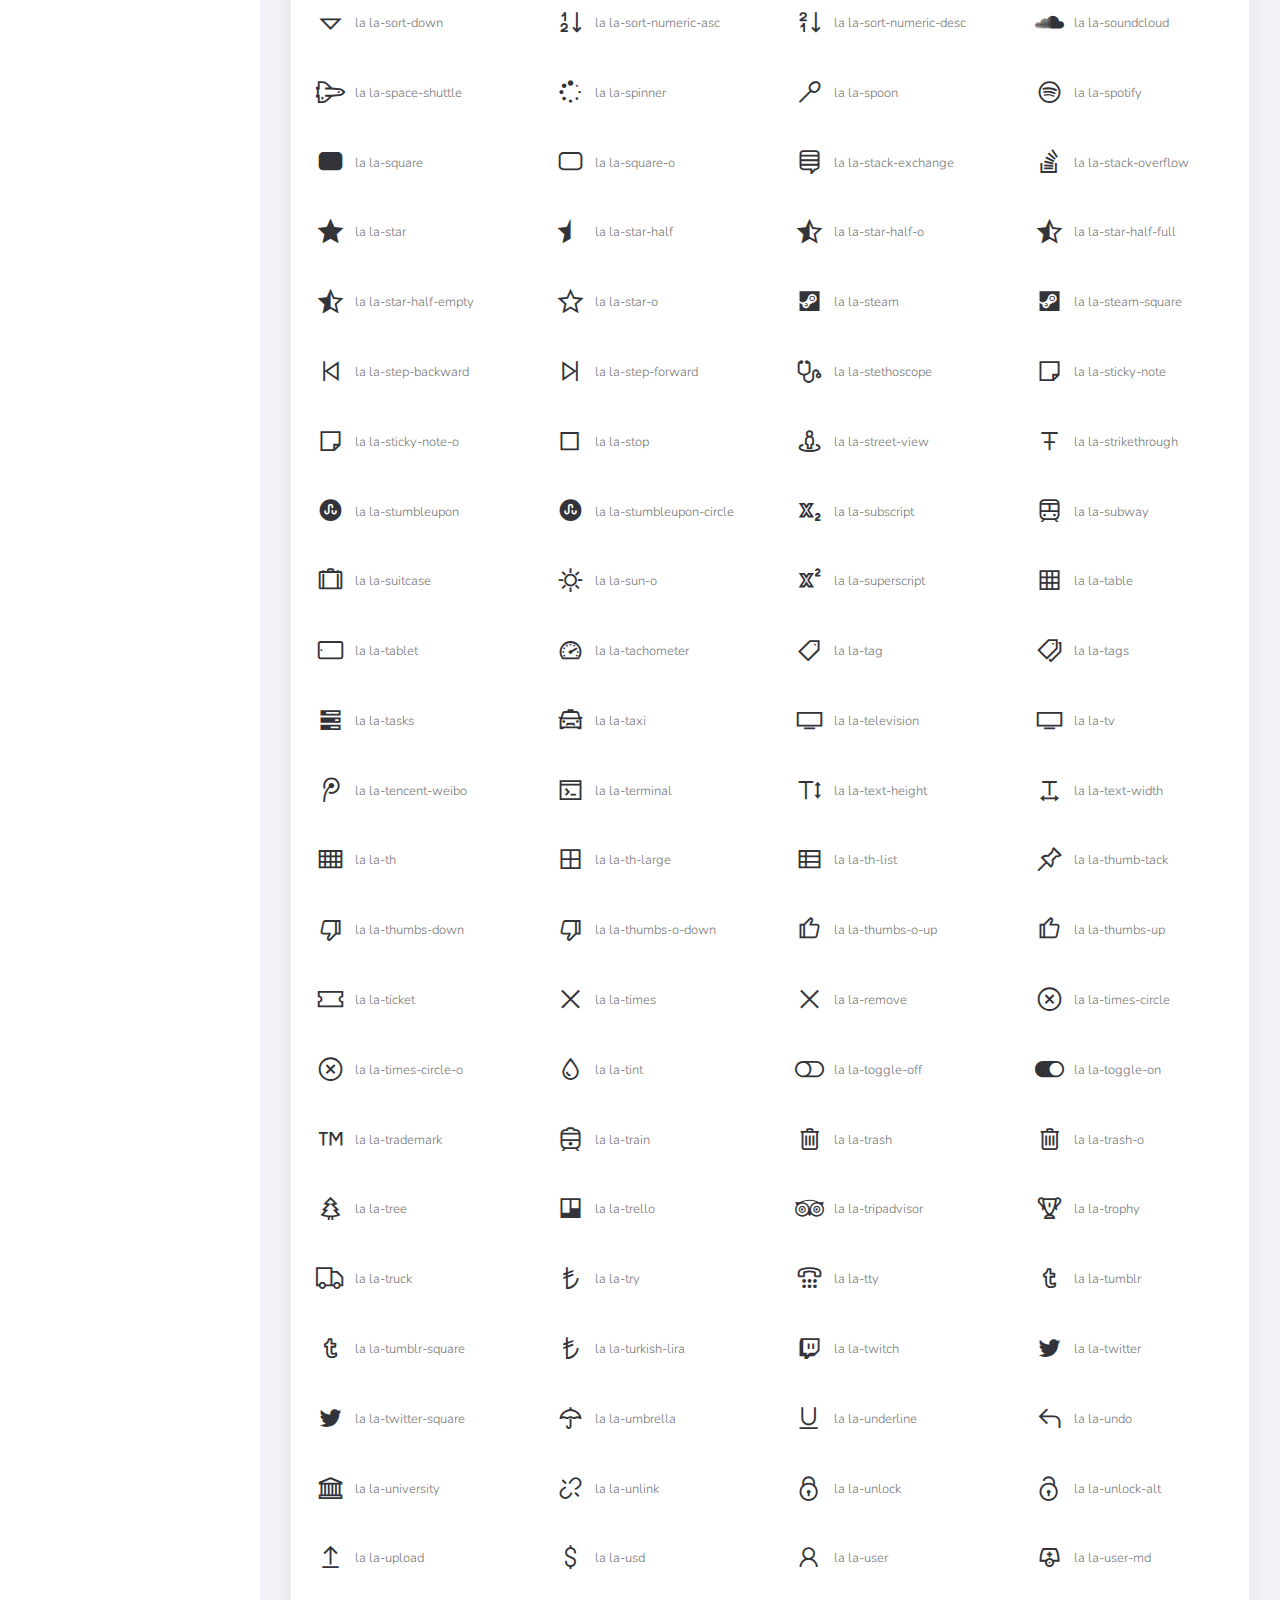
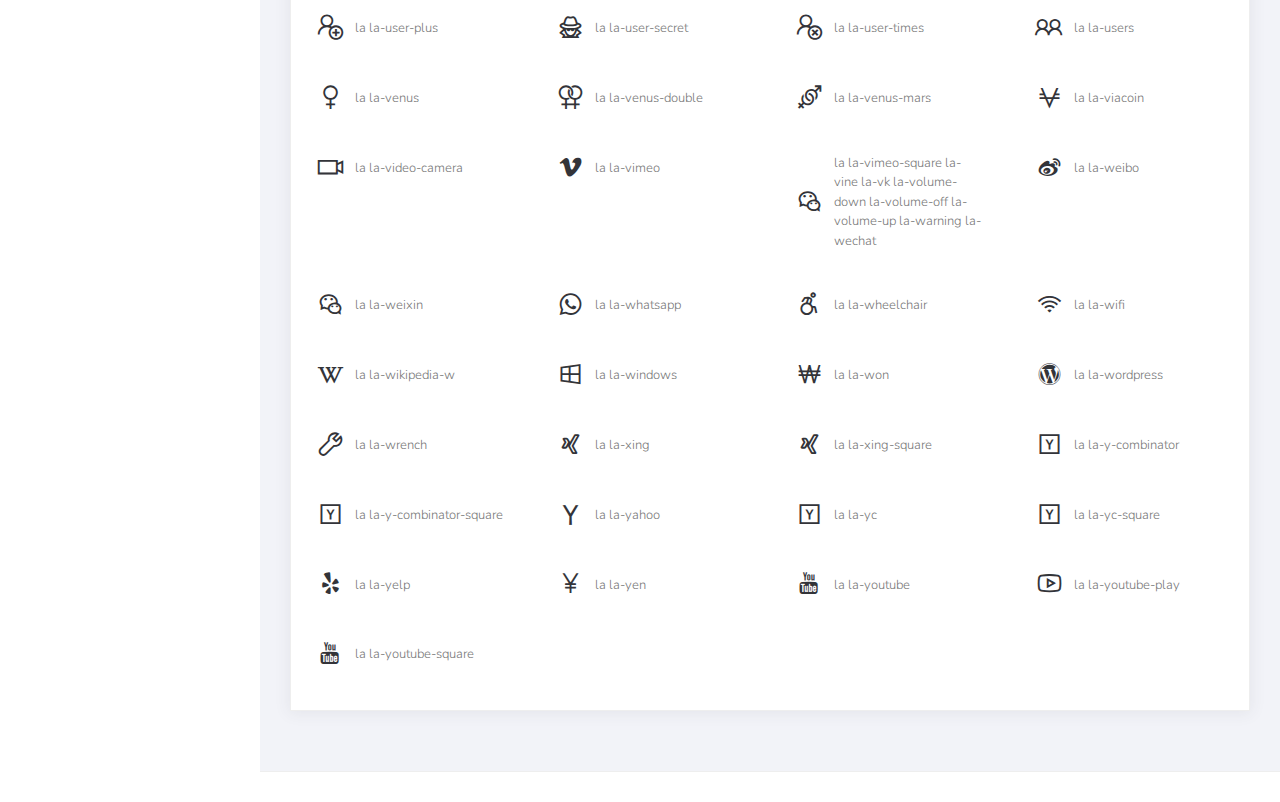
<file: icons copy.html>
<!DOCTYPE html>
<html>
<head>
	<meta http-equiv="X-UA-Compatible" content="IE=edge,chrome=1" />
	<title>Icons - Ready Bootstrap Dashboard</title>
	<meta content='width=device-width, initial-scale=1.0, maximum-scale=1.0, user-scalable=0, shrink-to-fit=no' name='viewport' />
	<link rel="stylesheet" href="assets/css/bootstrap.min.css">
	<link rel="stylesheet" href="https://fonts.googleapis.com/css?family=Nunito:200,200i,300,300i,400,400i,600,600i,700,700i,800,800i,900,900i">
	<link rel="stylesheet" href="assets/css/ready.css">
	<link rel="stylesheet" href="assets/css/demo.css">
</head>
<body>
	<div class="wrapper">
		<div class="main-header">
			<div class="logo-header">
				<a href="index.html" class="logo">
					Ready Dashboard
				</a>
				<button class="navbar-toggler sidenav-toggler ml-auto" type="button" data-toggle="collapse" data-target="collapse" aria-controls="sidebar" aria-expanded="false" aria-label="Toggle navigation">
					<span class="navbar-toggler-icon"></span>
				</button>
				<button class="topbar-toggler more"><i class="la la-ellipsis-v"></i></button>
			</div>
			<nav class="navbar navbar-header navbar-expand-lg">
				<div class="container-fluid">
					
					<form class="navbar-left navbar-form nav-search mr-md-3" action="">
						<div class="input-group">
							<input type="text" placeholder="Search ..." class="form-control">
							<div class="input-group-append">
								<span class="input-group-text">
									<i class="la la-search search-icon"></i>
								</span>
							</div>
						</div>
					</form>
					<ul class="navbar-nav topbar-nav ml-md-auto align-items-center">
						<li class="nav-item dropdown hidden-caret">
							<a class="nav-link dropdown-toggle" href="#" id="navbarDropdown" role="button" data-toggle="dropdown" aria-haspopup="true" aria-expanded="false">
								<i class="la la-envelope"></i>
							</a>
							<div class="dropdown-menu" aria-labelledby="navbarDropdown">
								<a class="dropdown-item" href="#">Action</a>
								<a class="dropdown-item" href="#">Another action</a>
								<div class="dropdown-divider"></div>
								<a class="dropdown-item" href="#">Something else here</a>
							</div>
						</li>
						<li class="nav-item dropdown hidden-caret">
							<a class="nav-link dropdown-toggle" href="#" id="navbarDropdown" role="button" data-toggle="dropdown" aria-haspopup="true" aria-expanded="false">
								<i class="la la-bell"></i>
								<span class="notification">3</span>
							</a>
							<ul class="dropdown-menu notif-box" aria-labelledby="navbarDropdown">
								<li>
									<div class="dropdown-title">You have 4 new notification</div>
								</li>
								<li>
									<div class="notif-center">
										<a href="#">
											<div class="notif-icon notif-primary"> <i class="la la-user-plus"></i> </div>
											<div class="notif-content">
												<span class="block">
													New user registered
												</span>
												<span class="time">5 minutes ago</span> 
											</div>
										</a>
										<a href="#">
											<div class="notif-icon notif-success"> <i class="la la-comment"></i> </div>
											<div class="notif-content">
												<span class="block">
													Friren comment you message
												</span>
												<span class="time">12 minutes ago</span> 
											</div>
										</a>
										<a href="#">
											<div class="notif-img"> 
												<img src="assets/img/ilone mask.jpeg" alt="Img Profile">
											</div>
											<div class="notif-content">
												<span class="block">
													Elone Mask send messages to you
												</span>
												<span class="time">12 minutes ago</span> 
											</div>
										</a>
										<a href="#">
											<div class="notif-icon notif-danger"> <i class="la la-heart"></i> </div>
											<div class="notif-content">
												<span class="block">
													Friren liked your profile
												</span>
												<span class="time">17 minutes ago</span> 
											</div>
										</a>
									</div>
								</li>
								<li>
									<a class="see-all" href="javascript:void(0);"> <strong>See all notifications</strong> <i class="la la-angle-right"></i> </a>
								</li>
							</ul>
						</li>
						<li class="nav-item dropdown">
							<a class="dropdown-toggle profile-pic" data-toggle="dropdown" href="#" aria-expanded="false"> <img src="assets/img/profile.jpg" alt="user-img" width="36" class="img-circle"><span >Green</span></span> </a>
							<ul class="dropdown-menu dropdown-user">
								<li>
									<div class="user-box">
										<div class="u-img"><img src="assets/img/profile.jpg" alt="user"></div>
										<div class="u-text">
											<h4>Green</h4>
											<p class="text-muted">hello@themekita.com</p><a href="profile.html" class="btn btn-rounded btn-danger btn-sm">View Profile</a></div>
										</div>
									</li>
									<div class="dropdown-divider"></div>
									<a class="dropdown-item" href="#"><i class="ti-user"></i> My Profile</a>
									<a class="dropdown-item" href="#"></i> My Balance</a>
									<a class="dropdown-item" href="#"><i class="ti-email"></i> Inbox</a>
									<div class="dropdown-divider"></div>
									<a class="dropdown-item" href="#"><i class="ti-settings"></i> Account Setting</a>
									<div class="dropdown-divider"></div>
									<a class="dropdown-item" href="#"><i class="fa fa-power-off"></i> Logout</a>
								</ul>
								<!-- /.dropdown-user -->
							</li>
						</ul>
					</div>
				</nav>
			</div>
			<div class="sidebar">
				<div class="scrollbar-inner sidebar-wrapper">
					<div class="user">
						<div class="photo">
							<img src="assets/img/profile.jpg">
						</div>
						<div class="info">
							<a class="" data-toggle="collapse" href="#collapseExample" aria-expanded="true">
								<span>
									Green
									<span class="user-level">Administrator</span>
									<span class="caret"></span>
								</span>
							</a>
							<div class="clearfix"></div>

							<div class="collapse in" id="collapseExample" aria-expanded="true" style="">
								<ul class="nav">
									<li>
										<a href="#profile">
											<span class="link-collapse">My info</span>
										</a>
									</li>
									<li>
										<a href="#edit">
											<span class="link-collapse">medic info</span>
										</a>
									</li>
									<li>
										<a href="#settings">
											<span class="link-collapse">my game</span>
										</a>
									</li>
								</ul>
							</div>
						</div>
					</div>
					<ul class="nav">
						<li class="nav-item">
							<a href="index.html">
								<i class="la la-user"></i>
								<p>My profile</p>
								<span class="badge badge-count">5</span>
							</a>
						</li>
						<li class="nav-item">
							<a href="components.html">
								<i class="la la-plus-square"></i>
								<p>Medic info</p>
								<span class="badge badge-count">14</span>
							</a>
						</li>
						<li class="nav-item">
							<a href="forms.html">
								<i class="la la-gamepad"></i>
								<p>my game</p>
								<span class="badge badge-count">50</span>
							</a>
						</li>
						<li class="nav-item">
							<a href="tables.html">
								<i class="la la-th"></i>
								<p>1</p>
								<span class="badge badge-count">6</span>
							</a>
						</li>
						<li class="nav-item">
							<a href="notifications.html">
								<i class="la la-bell"></i>
								<p>2</p>
								<span class="badge badge-success">3</span>
							</a>
						</li>
						<li class="nav-item">
							<a href="typography.html">
								<i class="la la-font"></i>
								<p>3</p>
								<span class="badge badge-danger">25</span>
							</a>
						</li>
						<li class="nav-item active">
							<a href="icons.html">
								<i class="la la-meh-o"></i>
								<p>3</p>
							</a>
						</li>
						<div class="text-center">
							<a href="pricing.html"><button class="btn btn-primary">Update To Pro</button></a>
						</div>
					</ul>
				</div>
			</div>
			<div class="main-panel">
				<div class="content">
					<div class="container-fluid">
						<h4 class="page-title">Icons</h4>
						<div class="row">
							<div class="col-md-12">
								<div class="card">
									<div class="card-header">
										<div class="card-title">Line Awesome Icons</div>
										<div class="card-category">Modern Line Icon from <a class="link" href="https://icons8.com/line-awesome">icon8</a></div>
									</div>
									<div class="card-body">
										<div id="row-demo-icon" class="row">
										</div>
									</div>
								</div>
							</div>
						</div>
					</div>
				</div>
				<footer class="footer">
					
				</footer>
			</div>
		</div>
	</div>
	<!-- Modal -->
	<div class="modal fade" id="modalUpdate" tabindex="-1" role="dialog" aria-labelledby="modalUpdatePro" aria-hidden="true">
		<div class="modal-dialog modal-dialog-centered" role="document">
			<div class="modal-content">
				<div class="modal-header bg-primary">
					<h6 class="modal-title"><i class="la la-frown-o"></i> Under Development</h6>
					<button type="button" class="close" data-dismiss="modal" aria-label="Close">
						<span aria-hidden="true">&times;</span>
					</button>
				</div>
				<div class="modal-body text-center">									
					<p>Currently the pro version of the <b>Ready Dashboard</b> Bootstrap is in progress development</p>
					<p>
					<b>We'll let you know when it's done</b></p>
				</div>
				<div class="modal-footer">
					<button type="button" class="btn btn-secondary" data-dismiss="modal">Close</button>
				</div>
			</div>
		</div>
	</div>
</body>
<script src="assets/js/core/jquery.3.2.1.min.js"></script>
<script src="assets/js/plugin/jquery-ui-1.12.1.custom/jquery-ui.min.js"></script>
<script src="assets/js/core/popper.min.js"></script>
<script src="assets/js/core/bootstrap.min.js"></script>
<script src="assets/js/plugin/chartist/chartist.min.js"></script>
<script src="assets/js/plugin/chartist/plugin/chartist-plugin-tooltip.min.js"></script>
<script src="assets/js/plugin/bootstrap-notify/bootstrap-notify.min.js"></script>
<script src="assets/js/plugin/bootstrap-toggle/bootstrap-toggle.min.js"></script>
<script src="assets/js/plugin/jquery-mapael/jquery.mapael.min.js"></script>
<script src="assets/js/plugin/jquery-mapael/maps/world_countries.min.js"></script>
<script src="assets/js/plugin/chart-circle/circles.min.js"></script>
<script src="assets/js/plugin/jquery-scrollbar/jquery.scrollbar.min.js"></script>
<script src="assets/js/ready.min.js"></script>
<script type="text/javascript">
	var iconClass = ['la-500px', 'la-adjust', 'la-adn', 'la-align-center', 'la-align-justify',
	'la-align-left', 'la-align-right', 'la-amazon', 'la-ambulance', 'la-anchor', 'la-android', 'la-angellist', 'la-angle-double-down', 'la-angle-double-left', 'la-angle-double-right', 'la-angle-double-up', 'la-angle-down', 'la-angle-left', 'la-angle-right', 'la-angle-up', 'la-apple', 'la-archive', 'la-area-chart', ' la-arrow-circle-down', 'la-arrow-circle-left', 'la-arrow-circle-o-down', 'la-arrow-circle-o-left', 'la-arrow-circle-o-right', 'la-arrow-circle-o-up', 'la-arrow-circle-right', 'la-arrow-circle-up', 'la-arrow-down', 'la-arrow-left', 'la-arrow-right', 'la-arrow-up', 'la-arrows', 'la-arrows-alt', 'la-arrows-h', 'la-arrows-v', 'la-asterisk', 'la-at', 'la-automobile', 'la-backward', 'la-balance-scale', 'la-ban', 'la-bank', 'la-bar-chart', 'la-bar-chart-o', 'la-barcode', 'la-bars', 'la-battery-0', 'la-battery-1', 'la-battery-2', 'la-battery-3', 'la-battery-4', 'la-battery-empty', 'la-battery-full', 'la-battery-half', 'la-battery-quarter', 'la-battery-three-quarters', 'la-bed', 'la-beer', 'la-behance', 'la-behance-square', 'la-bell', 'la-bell-o', 'la-bell-slash', 'la-bell-slash-o', 'la-bicycle', 'la-binoculars', 'la-birthday-cake', 'la-bitbucket', 'la-bitbucket-square', 'la-bitcoin', 'la-black-tie', 'la-bold', 'la-bolt', 'la-bomb', 'la-book', 'la-bookmark', 'la-bookmark-o', 'la-briefcase', 'la-btc', 'la-bug', 'la-building', 'la-building-o', 'la-bullhorn', 'la-bullseye', 'la-bus', 'la-buysellads', 'la-cab', 'la-calculator', 'la-calendar', 'la-calendar-check-o', 'la-calendar-minus-o', 'la-calendar-o', 'la-calendar-plus-o', 'la-calendar-times-o', 'la-camera', 'la-camera-retro', 'la-car', 'la-caret-down', 'la-caret-left', 'la-caret-right', 'la-caret-square-o-down', 'la-toggle-down', 'la-caret-square-o-left', 'la-toggle-left', 'la-caret-square-o-right', 'la-toggle-right', 'la-caret-square-o-up', 'la-toggle-up', 'la-caret-up', 'la-cart-arrow-down', 'la-cart-plus', 'la-cc', 'la-cc-amex', 'la-cc-diners-club', 'la-cc-discover', 'la-cc-jcb', 'la-cc-mastercard', 'la-cc-paypal', 'la-cc-stripe', 'la-cc-visa', 'la-certificate', 'la-chain', 'la-chain-broken', 'la-check', 'la-check-circle', 'la-check-circle-o', 'la-check-square', 'la-check-square-o', 'la-chevron-circle-down', 'la-chevron-circle-left', 'la-chevron-circle-right', 'la-chevron-circle-up', 'la-chevron-down', 'la-chevron-left', 'la-chevron-right', 'la-chevron-up', 'la-child', 'la-chrome', 'la-circle', 'la-circle-o', 'la-circle-o-notch', 'la-circle-thin', 'la-clipboard', 'la-clock-o', 'la-clone', 'la-close', 'la-cloud', 'la-cloud-download', 'la-cloud-upload', 'la-cny', 'la-code', 'la-code-fork', 'la-codepen', 'la-coffee', 'la-cog', 'la-cogs', 'la-columns', 'la-comment', 'la-comment-o', 'la-commenting', 'la-commenting-o', 'la-comments', 'la-comments-o', 'la-compass', 'la-compress', 'la-connectdevelop', 'la-contao', 'la-copy', 'la-copyright', 'la-creative-commons', 'la-credit-card', 'la-crop', 'la-crosshairs', 'la-css3', 'la-cube', 'la-cubes', 'la-cut', 'la-cutlery', 'la-dashboard', 'la-dashcube', 'la-database', 'la-dedent', 'la-delicious', 'la-desktop', 'la-deviantart', 'la-diamond', 'la-digg', 'la-dollar', 'la-dot-circle-o', 'la-download', 'la-dribbble', 'la-dropbox', 'la-drupal', 'la-edit', 'la-eject', 'la-ellipsis-h', 'la-ellipsis-v', 'la-empire', 'la-ge', 'la-envelope', 'la-envelope-o', 'la-envelope-square', 'la-eraser', 'la-eur', 'la-euro', 'la-exchange', 'la-exclamation', 'la-exclamation-circle', 'la-exclamation-triangle', 'la-expand', 'la-expeditedssl', 'la-external-link', 'la-external-link-square', 'la-eye', 'la-eye-slash', 'la-eyedropper', 'la-facebook', 'la-facebook-f', 'la-facebook-official', 'la-facebook-square', 'la-fast-backward', 'la-fast-forward', 'la-fax', 'la-female', 'la-fighter-jet', 'la-file', 'la-file-archive-o', 'la-file-audio-o', 'la-file-code-o', 'la-file-excel-o', 'la-file-image-o', 'la-file-movie-o', 'la-file-o', 'la-file-pdf-o', 'la-file-photo-o', 'la-file-picture-o', 'la-file-powerpoint-o', 'la-file-sound-o', 'la-file-text', 'la-file-text-o', 'la-file-video-o', 'la-file-word-o', 'la-file-zip-o', 'la-files-o', 'la-film', 'la-filter', 'la-fire', 'la-fire-extinguisher', 'la-firefox', 'la-flag', 'la-flag-checkered', 'la-flag-o', 'la-flash', 'la-flask', 'la-flickr', 'la-floppy-o', 'la-folder', 'la-folder-o', 'la-folder-open', 'la-folder-open-o', 'la-font', 'la-fonticons', 'la-forumbee', 'la-forward', 'la-foursquare', 'la-frown-o', 'la-futbol-o', 'la-soccer-ball-o', 'la-gamepad', 'la-gavel', 'la-gbp', 'la-gear', 'la-gears', 'la-genderless', 'la-get-pocket', 'la-gg', 'la-gg-circle', 'la-gift', 'la-git', 'la-git-square', 'la-github', 'la-github-alt', 'la-github-square', 'la-glass', 'la-globe', 'la-google', 'la-google-plus', 'la-google-plus-square', 'la-google-wallet', 'la-graduation-cap', 'la-gratipay', 'la-gittip', 'la-group', 'la-h-square', 'la-hacker-news', 'la-hand-grab-o', 'la-hand-lizard-o', 'la-hand-o-down', 'la-hand-o-left', 'la-hand-o-right', 'la-hand-o-up', 'la-hand-paper-o', 'la-hand-peace-o', 'la-hand-pointer-o', 'la-hand-rock-o', 'la-hand-scissors-o', 'la-hand-spock-o', 'la-hand-stop-o', 'la-hdd-o', 'la-header', 'la-headphones', 'la-heart', 'la-heart-o', 'la-heartbeat', 'la-history', 'la-home', 'la-hospital-o', 'la-hotel', 'la-hourglass', 'la-hourglass-1', 'la-hourglass-2', 'la-hourglass-3', 'la-hourglass-end', 'la-hourglass-half', 'la-hourglass-o', 'la-hourglass-start', 'la-houzz', 'la-html5', 'la-i-cursor', 'la-ils', 'la-image', 'la-inbox', 'la-indent', 'la-industry', 'la-info', 'la-info-circle', 'la-inr', 'la-instagram', 'la-institution', 'la-internet-explorer', 'la-ioxhost', 'la-italic', 'la-joomla', 'la-jpy', 'la-jsfiddle', 'la-key', 'la-keyboard-o', 'la-krw', 'la-language', 'la-laptop', 'la-lastfm', 'la-lastfm-square', 'la-leaf', 'la-leanpub', 'la-legal', 'la-lemon-o', 'la-level-down', 'la-level-up', 'la-life-bouy', 'la-life-buoy', 'la-life-ring', 'la-support', 'la-life-saver', 'la-lightbulb-o', 'la-line-chart', 'la-link', 'la-linkedin', 'la-linkedin-square', 'la-linux', 'la-list', 'la-list-alt', 'la-list-ol', 'la-list-ul', 'la-location-arrow', 'la-lock', 'la-long-arrow-down', 'la-long-arrow-left', 'la-long-arrow-right', 'la-long-arrow-up', 'la-magic', 'la-magnet', 'la-mail-forward', 'la-mail-reply', 'la-mail-reply-all', 'la-male', 'la-map', 'la-map-marker', 'la-map-o', 'la-map-pin', 'la-map-signs', 'la-mars', 'la-mars-stroke-v', 'la-maxcdn', 'la-meanpath', 'la-medium', 'la-medkit', 'la-meh-o', 'la-mercury', 'la-microphone', 'la-microphone-slash', 'la-minus', 'la-minus-circle', 'la-minus-square', 'la-minus-square-o', 'la-mobile', 'la-mobile-phone', 'la-money', 'la-moon-o', 'la-mortar-board', 'la-motorcycle', 'la-mouse-pointer', 'la-music', 'la-navicon', 'la-neuter', 'la-newspaper-o', 'la-object-group', 'la-object-ungroup', 'la-odnoklassniki', 'la-odnoklassniki-square', 'la-opencart', 'la-openid', 'la-opera', 'la-optin-monster', 'la-outdent', 'la-pagelines', 'la-paint-brush', 'la-paper-plane', 'la-send', 'la-paper-plane-o', 'la-send-o', 'la-paperclip', 'la-paragraph', 'la-paste', 'la-pause', 'la-paw', 'la-paypal', 'la-pencil', 'la-pencil-square', 'la-pencil-square-o', 'la-phone', 'la-phone-square', 'la-photo', 'la-picture-o', 'la-pie-chart', 'la-pied-piper', 'la-pied-piper-alt', 'la-pinterest', 'la-pinterest-p', 'la-pinterest-square', 'la-plane', 'la-play', 'la-play-circle', 'la-play-circle-o', 'la-plug', 'la-plus', 'la-plus-circle', 'la-plus-square', 'la-plus-square-o', 'la-power-off', 'la-print', 'la-puzzle-piece', 'la-qq', 'la-qrcode', 'la-question', 'la-question-circle', 'la-quote-left', 'la-quote-right', 'la-ra', 'la-random', 'la-rebel', 'la-recycle', 'la-reddit', 'la-reddit-square', 'la-refresh', 'la-registered', 'la-renren', 'la-reorder', 'la-repeat', 'la-reply', 'la-reply-all', 'la-retweet', 'la-rmb', 'la-road', 'la-rocket', 'la-rotate-left', 'la-rotate-right', 'la-rouble', 'la-rss', 'la-feed', 'la-rss-square', 'la-rub', 'la-ruble', 'la-rupee', 'la-safari', 'la-save', 'la-scissors', 'la-search', 'la-search-minus', 'la-search-plus', 'la-sellsy', 'la-server', 'la-share', 'la-share-alt', 'la-share-alt-square', 'la-share-square', 'la-share-square-o', 'la-shekel', 'la-sheqel', 'la-shield', 'la-ship', 'la-shirtsinbulk', 'la-shopping-cart', 'la-sign-in', 'la-sign-out', 'la-signal', 'la-simplybuilt', 'la-sitemap', 'la-skyatlas', 'la-skype', 'la-slack', 'la-sliders', 'la-slideshare', 'la-smile-o', 'la-sort', 'la-unsorted', 'la-sort-alpha-asc', 'la-sort-alpha-desc', 'la-sort-amount-asc', 'la-sort-amount-desc', 'la-sort-asc', 'la-sort-up', 'la-sort-desc', 'la-sort-down', 'la-sort-numeric-asc', 'la-sort-numeric-desc', 'la-soundcloud', 'la-space-shuttle', 'la-spinner', 'la-spoon', 'la-spotify', 'la-square', 'la-square-o', 'la-stack-exchange', 'la-stack-overflow', 'la-star', 'la-star-half', 'la-star-half-o', 'la-star-half-full', 'la-star-half-empty', 'la-star-o', 'la-steam', 'la-steam-square', 'la-step-backward', 'la-step-forward', 'la-stethoscope', 'la-sticky-note', 'la-sticky-note-o', 'la-stop', 'la-street-view', 'la-strikethrough', 'la-stumbleupon', 'la-stumbleupon-circle', 'la-subscript', 'la-subway', 'la-suitcase', 'la-sun-o', 'la-superscript', 'la-table', 'la-tablet', 'la-tachometer', 'la-tag', 'la-tags', 'la-tasks', 'la-taxi', 'la-television', 'la-tv', 'la-tencent-weibo', 'la-terminal', 'la-text-height', 'la-text-width', 'la-th', 'la-th-large', 'la-th-list', 'la-thumb-tack', 'la-thumbs-down', 'la-thumbs-o-down', 'la-thumbs-o-up', 'la-thumbs-up', 'la-ticket', 'la-times', 'la-remove', 'la-times-circle', 'la-times-circle-o', 'la-tint', 'la-toggle-off', 'la-toggle-on', 'la-trademark', 'la-train', 'la-trash', 'la-trash-o', 'la-tree', 'la-trello', 'la-tripadvisor', 'la-trophy', 'la-truck', 'la-try', 'la-tty', 'la-tumblr', 'la-tumblr-square', 'la-turkish-lira', 'la-twitch', 'la-twitter', 'la-twitter-square', 'la-umbrella', 'la-underline', 'la-undo', 'la-university', 'la-unlink', 'la-unlock', 'la-unlock-alt', 'la-upload', 'la-usd', 'la-user', 'la-user-md', 'la-user-plus', 'la-user-secret', 'la-user-times', 'la-users', 'la-venus', 'la-venus-double', 'la-venus-mars', 'la-viacoin', 'la-video-camera', 'la-vimeo', 'la-vimeo-square la-vine la-vk la-volume-down la-volume-off la-volume-up la-warning la-wechat', 'la-weibo', 'la-weixin', 'la-whatsapp', 'la-wheelchair', 'la-wifi', 'la-wikipedia-w', 'la-windows', 'la-won', 'la-wordpress', 'la-wrench', 'la-xing', 'la-xing-square', 'la-y-combinator', 'la-y-combinator-square', 'la-yahoo', 'la-yc', 'la-yc-square', 'la-yelp', 'la-yen', 'la-youtube', 'la-youtube-play', 'la-youtube-square'
	]; var rowDemoIcon = "#row-demo-icon";
	for (i = 0; i < iconClass.length; i++){
		$(rowDemoIcon).append('<div class="col-md-3"> <div class="demo-icon"> <div class="icon-preview"><i class="la ' + iconClass[i] + '"></i></div> <div class="icon-class">la ' + iconClass[i] + '</div> </div> </div>');
	}
</script>
</html>
</file>
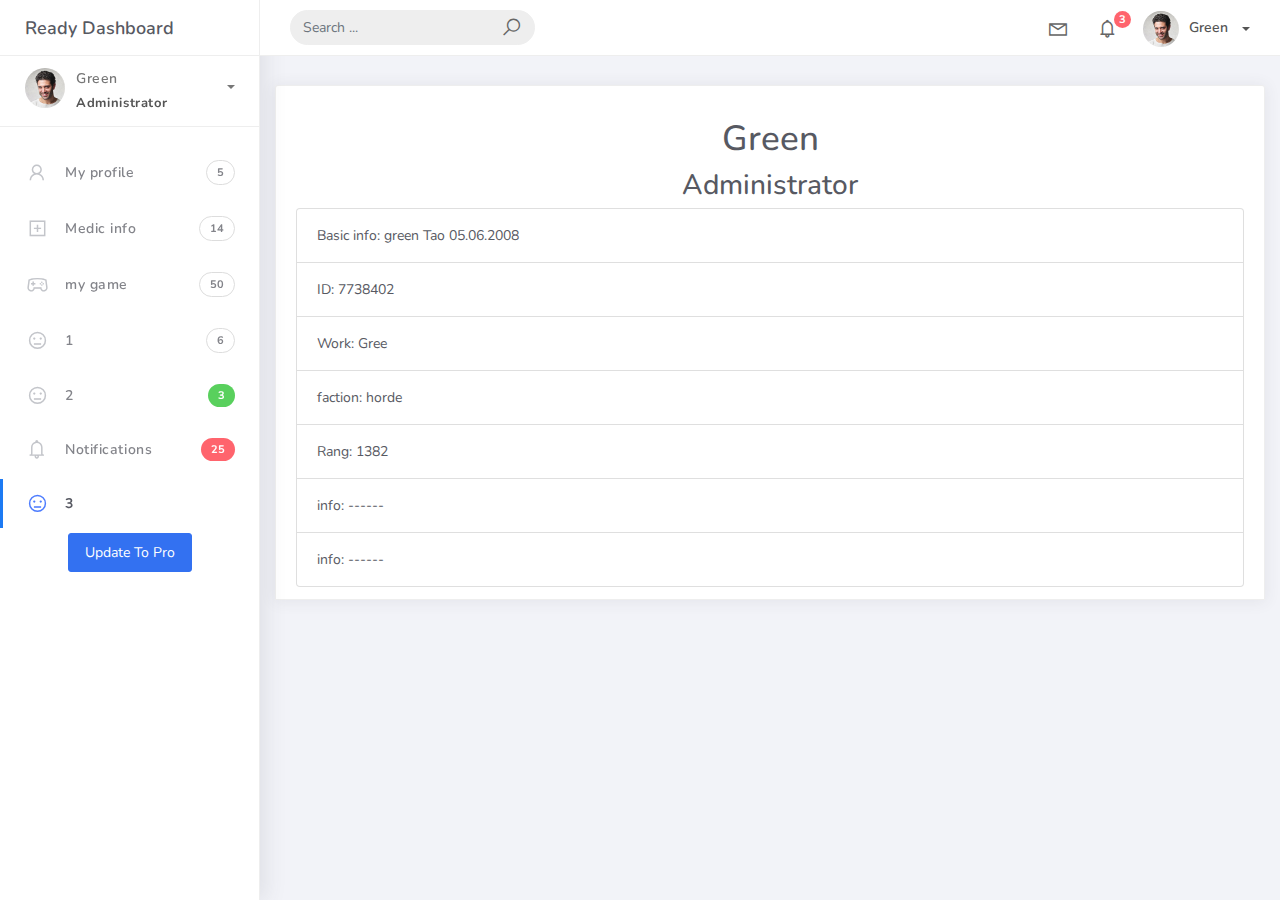
<file: icons.html>
<!DOCTYPE html>
<html>
<head>
	<meta http-equiv="X-UA-Compatible" content="IE=edge,chrome=1" />
	<title>Icons - Ready Bootstrap Dashboard</title>
	<meta content='width=device-width, initial-scale=1.0, maximum-scale=1.0, user-scalable=0, shrink-to-fit=no' name='viewport' />
	<link rel="stylesheet" href="assets/css/bootstrap.min.css">
	<link rel="stylesheet" href="https://fonts.googleapis.com/css?family=Nunito:200,200i,300,300i,400,400i,600,600i,700,700i,800,800i,900,900i">
	<link rel="stylesheet" href="assets/css/ready.css">
	<link rel="stylesheet" href="assets/css/demo.css">
</head>
<body>
	<div class="wrapper">
		<div class="main-header">
			<div class="logo-header">
				<a href="index.html" class="logo">
					Ready Dashboard
				</a>
				<button class="navbar-toggler sidenav-toggler ml-auto" type="button" data-toggle="collapse" data-target="collapse" aria-controls="sidebar" aria-expanded="false" aria-label="Toggle navigation">
					<span class="navbar-toggler-icon"></span>
				</button>
				<button class="topbar-toggler more"><i class="la la-ellipsis-v"></i></button>
			</div>
			<nav class="navbar navbar-header navbar-expand-lg">
				<div class="container-fluid">
					
					<form class="navbar-left navbar-form nav-search mr-md-3" action="">
						<div class="input-group">
							<input type="text" placeholder="Search ..." class="form-control">
							<div class="input-group-append">
								<span class="input-group-text">
									<i class="la la-search search-icon"></i>
								</span>
							</div>
						</div>
					</form>
					<ul class="navbar-nav topbar-nav ml-md-auto align-items-center">
						<li class="nav-item dropdown hidden-caret">
							<a class="nav-link dropdown-toggle" href="#" id="navbarDropdown" role="button" data-toggle="dropdown" aria-haspopup="true" aria-expanded="false">
								<i class="la la-envelope"></i>
							</a>
							<div class="dropdown-menu" aria-labelledby="navbarDropdown">
								<a class="dropdown-item" href="#">Action</a>
								<a class="dropdown-item" href="#">Another action</a>
								<div class="dropdown-divider"></div>
								<a class="dropdown-item" href="#">Something else here</a>
							</div>
						</li>
						<li class="nav-item dropdown hidden-caret">
							<a class="nav-link dropdown-toggle" href="#" id="navbarDropdown" role="button" data-toggle="dropdown" aria-haspopup="true" aria-expanded="false">
								<i class="la la-bell"></i>
								<span class="notification">3</span>
							</a>
							<ul class="dropdown-menu notif-box" aria-labelledby="navbarDropdown">
								<li>
									<div class="dropdown-title">You have 4 new notification</div>
								</li>
								<li>
									<div class="notif-center">
										<a href="#">
											<div class="notif-icon notif-primary"> <i class="la la-user-plus"></i> </div>
											<div class="notif-content">
												<span class="block">
													New user registered
												</span>
												<span class="time">5 minutes ago</span> 
											</div>
										</a>
										<a href="#">
											<div class="notif-icon notif-success"> <i class="la la-comment"></i> </div>
											<div class="notif-content">
												<span class="block">
													Friren comment you message
												</span>
												<span class="time">12 minutes ago</span> 
											</div>
										</a>
										<a href="#">
											<div class="notif-img"> 
												<img src="assets/img/ilone mask.jpeg" alt="Img Profile">
											</div>
											<div class="notif-content">
												<span class="block">
													Elone Mask send messages to you
												</span>
												<span class="time">12 minutes ago</span> 
											</div>
										</a>
										<a href="#">
											<div class="notif-icon notif-danger"> <i class="la la-heart"></i> </div>
											<div class="notif-content">
												<span class="block">
													Friren liked your profile
												</span>
												<span class="time">17 minutes ago</span> 
											</div>
										</a>
									</div>
								</li>
								<li>
									<a class="see-all" href="typography.html"> <strong>See all notifications</strong> <i class="la la-angle-right"></i> </a>
								</li>
							</ul>
						</li>
						<li class="nav-item dropdown">
							<a class="dropdown-toggle profile-pic" data-toggle="dropdown" href="#" aria-expanded="false"> <img src="assets/img/profile.jpg" alt="user-img" width="36" class="img-circle"><span >Green</span></span> </a>
							<ul class="dropdown-menu dropdown-user">
								<li>
									<div class="user-box">
										<div class="u-img"><img src="assets/img/profile.jpg" alt="user"></div>
										<div class="u-text">
											<h4>Green</h4>
											<p class="text-muted">green760834@gmail.com</p><a href="profile.html" class="btn btn-rounded btn-danger btn-sm">View Profile</a></div>
										</div>
									</li>
									<div class="dropdown-divider"></div>
									<a class="dropdown-item" href="#"><i class="ti-user"></i> My Profile</a>
									<a class="dropdown-item" href="#"></i> My Balance</a>
									<a class="dropdown-item" href="#"><i class="ti-email"></i> Inbox</a>
									<div class="dropdown-divider"></div>
									<a class="dropdown-item" href="#"><i class="ti-settings"></i> Account Setting</a>
									<div class="dropdown-divider"></div>
									<a class="dropdown-item" href="#"><i class="fa fa-power-off"></i> Logout</a>
								</ul>
								<!-- /.dropdown-user -->
							</li>
						</ul>
					</div>
				</nav>
			</div>
			<div class="sidebar">
				<div class="scrollbar-inner sidebar-wrapper">
					<div class="user">
						<div class="photo">
							<img src="assets/img/profile.jpg">
						</div>
						<div class="info">
							<a class="" data-toggle="collapse" href="#collapseExample" aria-expanded="true">
								<span>
									Green
									<span class="user-level">Administrator</span>
									<span class="caret"></span>
								</span>
							</a>
							<div class="clearfix"></div>

							<div class="collapse in" id="collapseExample" aria-expanded="true" style="">
								<ul class="nav">
									<li>
										<a href="#profile">
											<span class="link-collapse">My info</span>
										</a>
									</li>
									<li>
										<a href="#edit">
											<span class="link-collapse">medic info</span>
										</a>
									</li>
									<li>
										<a href="#settings">
											<span class="link-collapse">my game</span>
										</a>
									</li>
								</ul>
							</div>
						</div>
					</div>
					<ul class="nav">
						<li class="nav-item">
							<a href="index.html">
								<i class="la la-user"></i>
								<p>My profile</p>
								<span class="badge badge-count">5</span>
							</a>
						</li>
						<li class="nav-item">
							<a href="components.html">
								<i class="la la-plus-square"></i>
								<p>Medic info</p>
								<span class="badge badge-count">14</span>
							</a>
						</li>
						<li class="nav-item">
							<a href="forms.html">
								<i class="la la-gamepad"></i>
								<p>my game</p>
								<span class="badge badge-count">50</span>
							</a>
						</li>
						<li class="nav-item">
							<a href="tables.html">
								<i class="la la-meh-o"></i>
								<p>1</p>
								<span class="badge badge-count">6</span>
							</a>
						</li>
						<li class="nav-item">
							<a href="notifications.html">
								<i class="la la-meh-o"></i>
								<p>2</p>
								<span class="badge badge-success">3</span>
							</a>
						</li>
						<li class="nav-item">
							<a href="typography.html">
								<i class="la la-bell"></i>
								<p>Notifications</p>
								<span class="badge badge-danger">25</span>
							</a>
						</li>
						<li class="nav-item active">
							<a href="icons.html">
								<i class="la la-meh-o"></i>
								<p>3</p>
							</a>
						</li>
						<div class="text-center">
							<a href="pricing.html"><button class="btn btn-primary">Update To Pro</button></a>
						</div>
					</ul>
				</div>
			</div>
			<div class="main-panel">
				<div class="content">
					<div class="row">
						<div class="col-md-12">
							<div class="card card-header">
								<div class="text-center">
									<h3>Green</h1> 
									<h4>Administrator</h2>
								</div>
							<div>
								<a class="list-group-item list-group-flush py-3 lh-tight"> Basic info: green Tao 05.06.2008</a>
								<a class="list-group-item list-group-flush py-3 lh-tight"> ID: 7738402</a>
								<a class="list-group-item list-group-flush py-3 lh-tight"> Work: Gree</a>
								<a class="list-group-item list-group-flush py-3 lh-tight"> faction: horde</a>
								<a class="list-group-item list-group-flush py-3 lh-tight"> Rang: 1382</a>
								<a class="list-group-item list-group-flush py-3 lh-tight"> info: ------</a>
								<a class="list-group-item list-group-flush py-3 lh-tight"> info: ------</a>

							</div>

							</div>
						</div>
					</div>

				</div>
			</div>









				<footer class="footer">
					
				</footer>
			</div>
		</div>
	</div>
	<!-- Modal -->
	<div class="modal fade" id="modalUpdate" tabindex="-1" role="dialog" aria-labelledby="modalUpdatePro" aria-hidden="true">
		<div class="modal-dialog modal-dialog-centered" role="document">
			<div class="modal-content">
				<div class="modal-header bg-primary">
					<h6 class="modal-title"><i class="la la-frown-o"></i> Under Development</h6>
					<button type="button" class="close" data-dismiss="modal" aria-label="Close">
						<span aria-hidden="true">&times;</span>
					</button>
				</div>
				<div class="modal-body text-center">									
					<p>Currently the pro version of the <b>Ready Dashboard</b> Bootstrap is in progress development</p>
					<p>
					<b>We'll let you know when it's done</b></p>
				</div>
				<div class="modal-footer">
					<button type="button" class="btn btn-secondary" data-dismiss="modal">Close</button>
				</div>
			</div>
		</div>
	</div>
</body>
<script src="assets/js/core/jquery.3.2.1.min.js"></script>
<script src="assets/js/plugin/jquery-ui-1.12.1.custom/jquery-ui.min.js"></script>
<script src="assets/js/core/popper.min.js"></script>
<script src="assets/js/core/bootstrap.min.js"></script>
<script src="assets/js/plugin/chartist/chartist.min.js"></script>
<script src="assets/js/plugin/chartist/plugin/chartist-plugin-tooltip.min.js"></script>
<script src="assets/js/plugin/bootstrap-notify/bootstrap-notify.min.js"></script>
<script src="assets/js/plugin/bootstrap-toggle/bootstrap-toggle.min.js"></script>
<script src="assets/js/plugin/jquery-mapael/jquery.mapael.min.js"></script>
<script src="assets/js/plugin/jquery-mapael/maps/world_countries.min.js"></script>
<script src="assets/js/plugin/chart-circle/circles.min.js"></script>
<script src="assets/js/plugin/jquery-scrollbar/jquery.scrollbar.min.js"></script>
<script src="assets/js/ready.min.js"></script>
<script type="text/javascript">
	var iconClass = ['la-500px', 'la-adjust', 'la-adn', 'la-align-center', 'la-align-justify',
	'la-align-left', 'la-align-right', 'la-amazon', 'la-ambulance', 'la-anchor', 'la-android', 'la-angellist', 'la-angle-double-down', 'la-angle-double-left', 'la-angle-double-right', 'la-angle-double-up', 'la-angle-down', 'la-angle-left', 'la-angle-right', 'la-angle-up', 'la-apple', 'la-archive', 'la-area-chart', ' la-arrow-circle-down', 'la-arrow-circle-left', 'la-arrow-circle-o-down', 'la-arrow-circle-o-left', 'la-arrow-circle-o-right', 'la-arrow-circle-o-up', 'la-arrow-circle-right', 'la-arrow-circle-up', 'la-arrow-down', 'la-arrow-left', 'la-arrow-right', 'la-arrow-up', 'la-arrows', 'la-arrows-alt', 'la-arrows-h', 'la-arrows-v', 'la-asterisk', 'la-at', 'la-automobile', 'la-backward', 'la-balance-scale', 'la-ban', 'la-bank', 'la-bar-chart', 'la-bar-chart-o', 'la-barcode', 'la-bars', 'la-battery-0', 'la-battery-1', 'la-battery-2', 'la-battery-3', 'la-battery-4', 'la-battery-empty', 'la-battery-full', 'la-battery-half', 'la-battery-quarter', 'la-battery-three-quarters', 'la-bed', 'la-beer', 'la-behance', 'la-behance-square', 'la-bell', 'la-bell-o', 'la-bell-slash', 'la-bell-slash-o', 'la-bicycle', 'la-binoculars', 'la-birthday-cake', 'la-bitbucket', 'la-bitbucket-square', 'la-bitcoin', 'la-black-tie', 'la-bold', 'la-bolt', 'la-bomb', 'la-book', 'la-bookmark', 'la-bookmark-o', 'la-briefcase', 'la-btc', 'la-bug', 'la-building', 'la-building-o', 'la-bullhorn', 'la-bullseye', 'la-bus', 'la-buysellads', 'la-cab', 'la-calculator', 'la-calendar', 'la-calendar-check-o', 'la-calendar-minus-o', 'la-calendar-o', 'la-calendar-plus-o', 'la-calendar-times-o', 'la-camera', 'la-camera-retro', 'la-car', 'la-caret-down', 'la-caret-left', 'la-caret-right', 'la-caret-square-o-down', 'la-toggle-down', 'la-caret-square-o-left', 'la-toggle-left', 'la-caret-square-o-right', 'la-toggle-right', 'la-caret-square-o-up', 'la-toggle-up', 'la-caret-up', 'la-cart-arrow-down', 'la-cart-plus', 'la-cc', 'la-cc-amex', 'la-cc-diners-club', 'la-cc-discover', 'la-cc-jcb', 'la-cc-mastercard', 'la-cc-paypal', 'la-cc-stripe', 'la-cc-visa', 'la-certificate', 'la-chain', 'la-chain-broken', 'la-check', 'la-check-circle', 'la-check-circle-o', 'la-check-square', 'la-check-square-o', 'la-chevron-circle-down', 'la-chevron-circle-left', 'la-chevron-circle-right', 'la-chevron-circle-up', 'la-chevron-down', 'la-chevron-left', 'la-chevron-right', 'la-chevron-up', 'la-child', 'la-chrome', 'la-circle', 'la-circle-o', 'la-circle-o-notch', 'la-circle-thin', 'la-clipboard', 'la-clock-o', 'la-clone', 'la-close', 'la-cloud', 'la-cloud-download', 'la-cloud-upload', 'la-cny', 'la-code', 'la-code-fork', 'la-codepen', 'la-coffee', 'la-cog', 'la-cogs', 'la-columns', 'la-comment', 'la-comment-o', 'la-commenting', 'la-commenting-o', 'la-comments', 'la-comments-o', 'la-compass', 'la-compress', 'la-connectdevelop', 'la-contao', 'la-copy', 'la-copyright', 'la-creative-commons', 'la-credit-card', 'la-crop', 'la-crosshairs', 'la-css3', 'la-cube', 'la-cubes', 'la-cut', 'la-cutlery', 'la-dashboard', 'la-dashcube', 'la-database', 'la-dedent', 'la-delicious', 'la-desktop', 'la-deviantart', 'la-diamond', 'la-digg', 'la-dollar', 'la-dot-circle-o', 'la-download', 'la-dribbble', 'la-dropbox', 'la-drupal', 'la-edit', 'la-eject', 'la-ellipsis-h', 'la-ellipsis-v', 'la-empire', 'la-ge', 'la-envelope', 'la-envelope-o', 'la-envelope-square', 'la-eraser', 'la-eur', 'la-euro', 'la-exchange', 'la-exclamation', 'la-exclamation-circle', 'la-exclamation-triangle', 'la-expand', 'la-expeditedssl', 'la-external-link', 'la-external-link-square', 'la-eye', 'la-eye-slash', 'la-eyedropper', 'la-facebook', 'la-facebook-f', 'la-facebook-official', 'la-facebook-square', 'la-fast-backward', 'la-fast-forward', 'la-fax', 'la-female', 'la-fighter-jet', 'la-file', 'la-file-archive-o', 'la-file-audio-o', 'la-file-code-o', 'la-file-excel-o', 'la-file-image-o', 'la-file-movie-o', 'la-file-o', 'la-file-pdf-o', 'la-file-photo-o', 'la-file-picture-o', 'la-file-powerpoint-o', 'la-file-sound-o', 'la-file-text', 'la-file-text-o', 'la-file-video-o', 'la-file-word-o', 'la-file-zip-o', 'la-files-o', 'la-film', 'la-filter', 'la-fire', 'la-fire-extinguisher', 'la-firefox', 'la-flag', 'la-flag-checkered', 'la-flag-o', 'la-flash', 'la-flask', 'la-flickr', 'la-floppy-o', 'la-folder', 'la-folder-o', 'la-folder-open', 'la-folder-open-o', 'la-font', 'la-fonticons', 'la-forumbee', 'la-forward', 'la-foursquare', 'la-frown-o', 'la-futbol-o', 'la-soccer-ball-o', 'la-gamepad', 'la-gavel', 'la-gbp', 'la-gear', 'la-gears', 'la-genderless', 'la-get-pocket', 'la-gg', 'la-gg-circle', 'la-gift', 'la-git', 'la-git-square', 'la-github', 'la-github-alt', 'la-github-square', 'la-glass', 'la-globe', 'la-google', 'la-google-plus', 'la-google-plus-square', 'la-google-wallet', 'la-graduation-cap', 'la-gratipay', 'la-gittip', 'la-group', 'la-h-square', 'la-hacker-news', 'la-hand-grab-o', 'la-hand-lizard-o', 'la-hand-o-down', 'la-hand-o-left', 'la-hand-o-right', 'la-hand-o-up', 'la-hand-paper-o', 'la-hand-peace-o', 'la-hand-pointer-o', 'la-hand-rock-o', 'la-hand-scissors-o', 'la-hand-spock-o', 'la-hand-stop-o', 'la-hdd-o', 'la-header', 'la-headphones', 'la-heart', 'la-heart-o', 'la-heartbeat', 'la-history', 'la-home', 'la-hospital-o', 'la-hotel', 'la-hourglass', 'la-hourglass-1', 'la-hourglass-2', 'la-hourglass-3', 'la-hourglass-end', 'la-hourglass-half', 'la-hourglass-o', 'la-hourglass-start', 'la-houzz', 'la-html5', 'la-i-cursor', 'la-ils', 'la-image', 'la-inbox', 'la-indent', 'la-industry', 'la-info', 'la-info-circle', 'la-inr', 'la-instagram', 'la-institution', 'la-internet-explorer', 'la-ioxhost', 'la-italic', 'la-joomla', 'la-jpy', 'la-jsfiddle', 'la-key', 'la-keyboard-o', 'la-krw', 'la-language', 'la-laptop', 'la-lastfm', 'la-lastfm-square', 'la-leaf', 'la-leanpub', 'la-legal', 'la-lemon-o', 'la-level-down', 'la-level-up', 'la-life-bouy', 'la-life-buoy', 'la-life-ring', 'la-support', 'la-life-saver', 'la-lightbulb-o', 'la-line-chart', 'la-link', 'la-linkedin', 'la-linkedin-square', 'la-linux', 'la-list', 'la-list-alt', 'la-list-ol', 'la-list-ul', 'la-location-arrow', 'la-lock', 'la-long-arrow-down', 'la-long-arrow-left', 'la-long-arrow-right', 'la-long-arrow-up', 'la-magic', 'la-magnet', 'la-mail-forward', 'la-mail-reply', 'la-mail-reply-all', 'la-male', 'la-map', 'la-map-marker', 'la-map-o', 'la-map-pin', 'la-map-signs', 'la-mars', 'la-mars-stroke-v', 'la-maxcdn', 'la-meanpath', 'la-medium', 'la-medkit', 'la-meh-o', 'la-mercury', 'la-microphone', 'la-microphone-slash', 'la-minus', 'la-minus-circle', 'la-minus-square', 'la-minus-square-o', 'la-mobile', 'la-mobile-phone', 'la-money', 'la-moon-o', 'la-mortar-board', 'la-motorcycle', 'la-mouse-pointer', 'la-music', 'la-navicon', 'la-neuter', 'la-newspaper-o', 'la-object-group', 'la-object-ungroup', 'la-odnoklassniki', 'la-odnoklassniki-square', 'la-opencart', 'la-openid', 'la-opera', 'la-optin-monster', 'la-outdent', 'la-pagelines', 'la-paint-brush', 'la-paper-plane', 'la-send', 'la-paper-plane-o', 'la-send-o', 'la-paperclip', 'la-paragraph', 'la-paste', 'la-pause', 'la-paw', 'la-paypal', 'la-pencil', 'la-pencil-square', 'la-pencil-square-o', 'la-phone', 'la-phone-square', 'la-photo', 'la-picture-o', 'la-pie-chart', 'la-pied-piper', 'la-pied-piper-alt', 'la-pinterest', 'la-pinterest-p', 'la-pinterest-square', 'la-plane', 'la-play', 'la-play-circle', 'la-play-circle-o', 'la-plug', 'la-plus', 'la-plus-circle', 'la-plus-square', 'la-plus-square-o', 'la-power-off', 'la-print', 'la-puzzle-piece', 'la-qq', 'la-qrcode', 'la-question', 'la-question-circle', 'la-quote-left', 'la-quote-right', 'la-ra', 'la-random', 'la-rebel', 'la-recycle', 'la-reddit', 'la-reddit-square', 'la-refresh', 'la-registered', 'la-renren', 'la-reorder', 'la-repeat', 'la-reply', 'la-reply-all', 'la-retweet', 'la-rmb', 'la-road', 'la-rocket', 'la-rotate-left', 'la-rotate-right', 'la-rouble', 'la-rss', 'la-feed', 'la-rss-square', 'la-rub', 'la-ruble', 'la-rupee', 'la-safari', 'la-save', 'la-scissors', 'la-search', 'la-search-minus', 'la-search-plus', 'la-sellsy', 'la-server', 'la-share', 'la-share-alt', 'la-share-alt-square', 'la-share-square', 'la-share-square-o', 'la-shekel', 'la-sheqel', 'la-shield', 'la-ship', 'la-shirtsinbulk', 'la-shopping-cart', 'la-sign-in', 'la-sign-out', 'la-signal', 'la-simplybuilt', 'la-sitemap', 'la-skyatlas', 'la-skype', 'la-slack', 'la-sliders', 'la-slideshare', 'la-smile-o', 'la-sort', 'la-unsorted', 'la-sort-alpha-asc', 'la-sort-alpha-desc', 'la-sort-amount-asc', 'la-sort-amount-desc', 'la-sort-asc', 'la-sort-up', 'la-sort-desc', 'la-sort-down', 'la-sort-numeric-asc', 'la-sort-numeric-desc', 'la-soundcloud', 'la-space-shuttle', 'la-spinner', 'la-spoon', 'la-spotify', 'la-square', 'la-square-o', 'la-stack-exchange', 'la-stack-overflow', 'la-star', 'la-star-half', 'la-star-half-o', 'la-star-half-full', 'la-star-half-empty', 'la-star-o', 'la-steam', 'la-steam-square', 'la-step-backward', 'la-step-forward', 'la-stethoscope', 'la-sticky-note', 'la-sticky-note-o', 'la-stop', 'la-street-view', 'la-strikethrough', 'la-stumbleupon', 'la-stumbleupon-circle', 'la-subscript', 'la-subway', 'la-suitcase', 'la-sun-o', 'la-superscript', 'la-table', 'la-tablet', 'la-tachometer', 'la-tag', 'la-tags', 'la-tasks', 'la-taxi', 'la-television', 'la-tv', 'la-tencent-weibo', 'la-terminal', 'la-text-height', 'la-text-width', 'la-th', 'la-th-large', 'la-th-list', 'la-thumb-tack', 'la-thumbs-down', 'la-thumbs-o-down', 'la-thumbs-o-up', 'la-thumbs-up', 'la-ticket', 'la-times', 'la-remove', 'la-times-circle', 'la-times-circle-o', 'la-tint', 'la-toggle-off', 'la-toggle-on', 'la-trademark', 'la-train', 'la-trash', 'la-trash-o', 'la-tree', 'la-trello', 'la-tripadvisor', 'la-trophy', 'la-truck', 'la-try', 'la-tty', 'la-tumblr', 'la-tumblr-square', 'la-turkish-lira', 'la-twitch', 'la-twitter', 'la-twitter-square', 'la-umbrella', 'la-underline', 'la-undo', 'la-university', 'la-unlink', 'la-unlock', 'la-unlock-alt', 'la-upload', 'la-usd', 'la-user', 'la-user-md', 'la-user-plus', 'la-user-secret', 'la-user-times', 'la-users', 'la-venus', 'la-venus-double', 'la-venus-mars', 'la-viacoin', 'la-video-camera', 'la-vimeo', 'la-vimeo-square la-vine la-vk la-volume-down la-volume-off la-volume-up la-warning la-wechat', 'la-weibo', 'la-weixin', 'la-whatsapp', 'la-wheelchair', 'la-wifi', 'la-wikipedia-w', 'la-windows', 'la-won', 'la-wordpress', 'la-wrench', 'la-xing', 'la-xing-square', 'la-y-combinator', 'la-y-combinator-square', 'la-yahoo', 'la-yc', 'la-yc-square', 'la-yelp', 'la-yen', 'la-youtube', 'la-youtube-play', 'la-youtube-square'
	]; var rowDemoIcon = "#row-demo-icon";
	for (i = 0; i < iconClass.length; i++){
		$(rowDemoIcon).append('<div class="col-md-3"> <div class="demo-icon"> <div class="icon-preview"><i class="la ' + iconClass[i] + '"></i></div> <div class="icon-class">la ' + iconClass[i] + '</div> </div> </div>');
	}
</script>
</html>
</file>
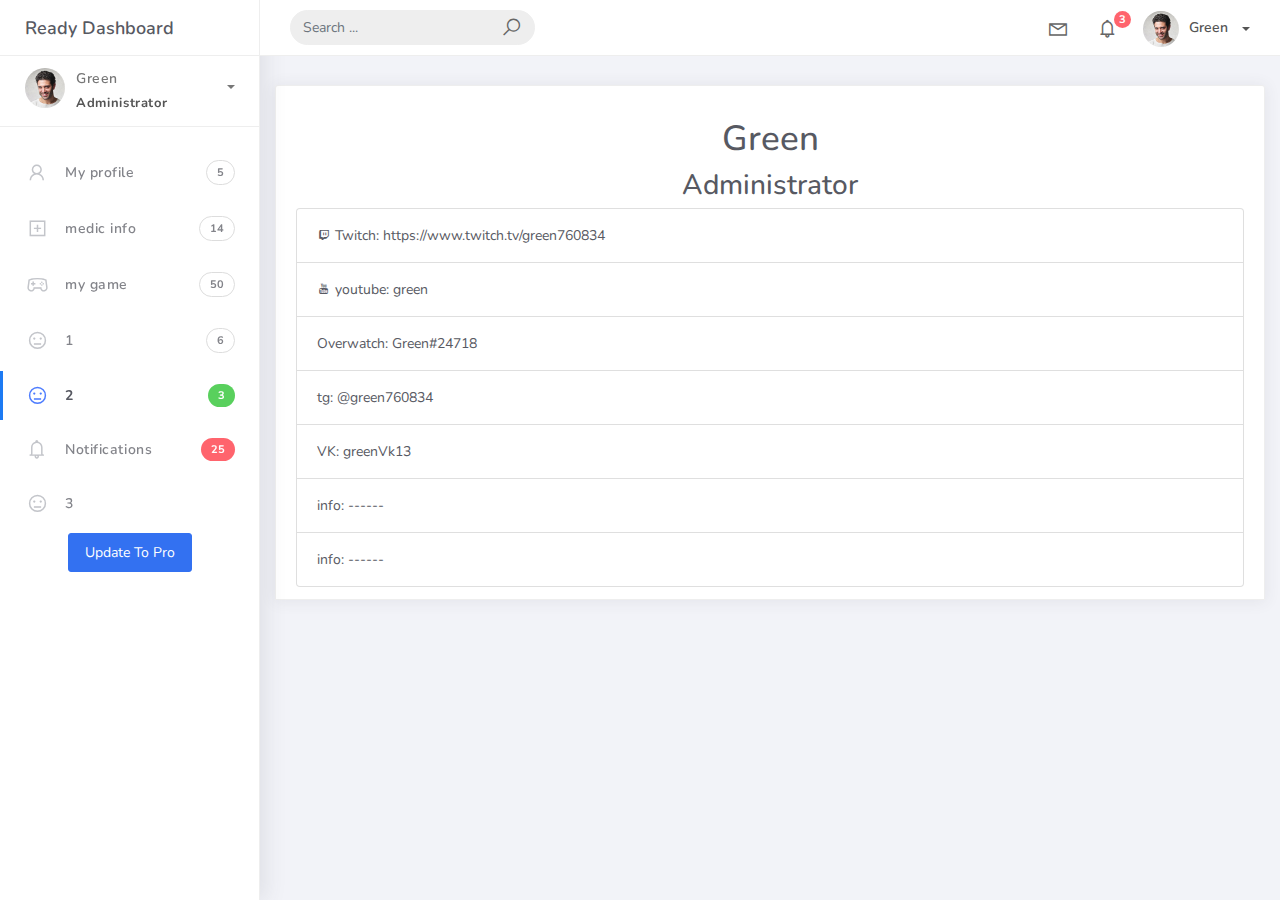
<file: notifications.html>
<!DOCTYPE html>
<html>
<head>
	<meta http-equiv="X-UA-Compatible" content="IE=edge,chrome=1" />
	<title>Notifications - Ready Bootstrap Dashboard</title>
	<meta content='width=device-width, initial-scale=1.0, maximum-scale=1.0, user-scalable=0, shrink-to-fit=no' name='viewport' />
	<link rel="stylesheet" href="assets/css/bootstrap.min.css">
	<link rel="stylesheet" href="https://fonts.googleapis.com/css?family=Nunito:200,200i,300,300i,400,400i,600,600i,700,700i,800,800i,900,900i">
	<link rel="stylesheet" href="assets/css/ready.css">
	<link rel="stylesheet" href="assets/css/demo.css">
</head>
<body>
	<div class="wrapper">
		<div class="main-header">
			<div class="logo-header">
				<a href="index.html" class="logo">
					Ready Dashboard
				</a>
				<button class="navbar-toggler sidenav-toggler ml-auto" type="button" data-toggle="collapse" data-target="collapse" aria-controls="sidebar" aria-expanded="false" aria-label="Toggle navigation">
					<span class="navbar-toggler-icon"></span>
				</button>
				<button class="topbar-toggler more"><i class="la la-ellipsis-v"></i></button>
			</div>
			<nav class="navbar navbar-header navbar-expand-lg">
				<div class="container-fluid">
					
					<form class="navbar-left navbar-form nav-search mr-md-3" action="">
						<div class="input-group">
							<input type="text" placeholder="Search ..." class="form-control">
							<div class="input-group-append">
								<span class="input-group-text">
									<i class="la la-search search-icon"></i>
								</span>
							</div>
						</div>
					</form>
					<ul class="navbar-nav topbar-nav ml-md-auto align-items-center">
						<li class="nav-item dropdown hidden-caret">
							<a class="nav-link dropdown-toggle" href="#" id="navbarDropdown" role="button" data-toggle="dropdown" aria-haspopup="true" aria-expanded="false">
								<i class="la la-envelope"></i>
							</a>
							<div class="dropdown-menu" aria-labelledby="navbarDropdown">
								<a class="dropdown-item" href="#">Action</a>
								<a class="dropdown-item" href="#">Another action</a>
								<div class="dropdown-divider"></div>
								<a class="dropdown-item" href="#">Something else here</a>
							</div>
						</li>
						<li class="nav-item dropdown hidden-caret">
							<a class="nav-link dropdown-toggle" href="#" id="navbarDropdown" role="button" data-toggle="dropdown" aria-haspopup="true" aria-expanded="false">
								<i class="la la-bell"></i>
								<span class="notification">3</span>
							</a>
							<ul class="dropdown-menu notif-box" aria-labelledby="navbarDropdown">
								<li>
									<div class="dropdown-title">You have 4 new notification</div>
								</li>
								<li>
									<div class="notif-center">
										<a href="#">
											<div class="notif-icon notif-primary"> <i class="la la-user-plus"></i> </div>
											<div class="notif-content">
												<span class="block">
													New user registered
												</span>
												<span class="time">5 minutes ago</span> 
											</div>
										</a>
										<a href="#">
											<div class="notif-icon notif-success"> <i class="la la-comment"></i> </div>
											<div class="notif-content">
												<span class="block">
													Friren comment you message
												</span>
												<span class="time">12 minutes ago</span> 
											</div>
										</a>
										<a href="#">
											<div class="notif-img"> 
												<img src="assets/img/ilone mask.jpeg" alt="Img Profile">
											</div>
											<div class="notif-content">
												<span class="block">
													Elone Mask send messages to you
												</span>
												<span class="time">12 minutes ago</span> 
											</div>
										</a>
										<a href="#">
											<div class="notif-icon notif-danger"> <i class="la la-heart"></i> </div>
											<div class="notif-content">
												<span class="block">
													Friren liked your profile
												</span>
												<span class="time">17 minutes ago</span> 
											</div>
										</a>
									</div>
								</li>
								<li>
									<a class="see-all" href="typography.html"> <strong>See all notifications</strong> <i class="la la-angle-right"></i> </a>
								</li>
							</ul>
						</li>
						<li class="nav-item dropdown">
							<a class="dropdown-toggle profile-pic" data-toggle="dropdown" href="#" aria-expanded="false"> <img src="assets/img/profile.jpg" alt="user-img" width="36" class="img-circle"><span >Green</span></span> </a>
							<ul class="dropdown-menu dropdown-user">
								<li>
									<div class="user-box">
										<div class="u-img"><img src="assets/img/profile.jpg" alt="user"></div>
										<div class="u-text">
											<h4>Green</h4>
											<p class="text-muted">green760834@gmail.com</p><a href="profile.html" class="btn btn-rounded btn-danger btn-sm">View Profile</a></div>
										</div>
									</li>
									<div class="dropdown-divider"></div>
									<a class="dropdown-item" href="#"><i class="ti-user"></i> My Profile</a>
									<a class="dropdown-item" href="#"></i> My Balance</a>
									<a class="dropdown-item" href="#"><i class="ti-email"></i> Inbox</a>
									<div class="dropdown-divider"></div>
									<a class="dropdown-item" href="#"><i class="ti-settings"></i> Account Setting</a>
									<div class="dropdown-divider"></div>
									<a class="dropdown-item" href="#"><i class="fa fa-power-off"></i> Logout</a>
								</ul>
								<!-- /.dropdown-user -->
							</li>
						</ul>
					</div>
				</nav>
			</div>
			<div class="sidebar">
				<div class="scrollbar-inner sidebar-wrapper">
					<div class="user">
						<div class="photo">
							<img src="assets/img/profile.jpg">
						</div>
						<div class="info">
							<a class="" data-toggle="collapse" href="#collapseExample" aria-expanded="true">
								<span>
									Green
									<span class="user-level">Administrator</span>
									<span class="caret"></span>
								</span>
							</a>
							<div class="clearfix"></div>

							<div class="collapse in" id="collapseExample" aria-expanded="true" style="">
								<ul class="nav">
									<li>
										<a href="#profile">
											<span class="link-collapse">My Profile</span>
										</a>
									</li>
									<li>
										<a href="#edit">
											<span class="link-collapse">Edit Profile</span>
										</a>
									</li>
									<li>
										<a href="#settings">
											<span class="link-collapse">Settings</span>
										</a>
									</li>
								</ul>
							</div>
						</div>
					</div>
					<ul class="nav">
						<li class="nav-item">
							<a href="index.html">
								<i class="la la-user"></i>
								<p>My profile </p>
								<span class="badge badge-count">5</span>
							</a>
						</li>
						<li class="nav-item">
							<a href="components.html">
								<i class="la la-plus-square"></i>
								<p>medic info</p>
								<span class="badge badge-count">14</span>
							</a>
						</li>
						<li class="nav-item">
							<a href="forms.html">
								<i class="la la-gamepad"></i>
								<p>my game</p>
								<span class="badge badge-count">50</span>
							</a>
						</li>
						<li class="nav-item">
							<a href="tables.html">
								<i class="la la-meh-o"></i>
								<p>1</p>
								<span class="badge badge-count">6</span>
							</a>
						</li>
						<li class="nav-item active">
							<a href="notifications.html">
								<i class="la la-meh-o"></i>
								<p>2</p>
								<span class="badge badge-success">3</span>
							</a>
						</li>
						<li class="nav-item">
							<a href="typography.html">
								<i class="la la-bell"></i>
								<p>Notifications</p>
								<span class="badge badge-danger">25</span>
							</a>
						</li>
						<li class="nav-item">
							<a href="icons.html">
								<i class="la la-meh-o"></i>
								<p>3</p>
							</a>
						</li>
						<div class="text-center">
							<a href="pricing.html"><button class="btn btn-primary">Update To Pro</button></a>
						</div>
					</ul>
				</div>
			</div>

			<div class="main-panel">
				<div class="content">
					<div class="row">
						<div class="col-md-12">
							<div class="card card-header">
								<div class="text-center">
									<h3>Green</h1> 
									<h4>Administrator</h2>
								</div>
							<div>
								<a class="list-group-item list-group-flush py-3 lh-tight"> <div class=" la la-twitch" ></div > Twitch: https://www.twitch.tv/green760834 </a>
								<a class="list-group-item list-group-flush py-3 lh-tight"> <div class=" la la-youtube "></div> youtube: green </a>
								<a class="list-group-item list-group-flush py-3 lh-tight"> Overwatch: Green#24718 </a>
								<a class="list-group-item list-group-flush py-3 lh-tight"> tg: @green760834</a>
								<a class="list-group-item list-group-flush py-3 lh-tight"> VK: greenVk13</a>
								<a class="list-group-item list-group-flush py-3 lh-tight"> info: ------</a>
								<a class="list-group-item list-group-flush py-3 lh-tight"> info: ------</a>

							</div>

							</div>
						</div>
					</div>
			


	<!-- Modal -->
	<div class="modal fade" id="modalUpdate" tabindex="-1" role="dialog" aria-labelledby="modalUpdatePro" aria-hidden="true">
		<div class="modal-dialog modal-dialog-centered" role="document">
			<div class="modal-content">
				<div class="modal-header bg-primary">
					<h6 class="modal-title"><i class="la la-frown-o"></i> Under Development</h6>
					<button type="button" class="close" data-dismiss="modal" aria-label="Close">
						<span aria-hidden="true">&times;</span>
					</button>
				</div>
				<div class="modal-body text-center">									
					<p>Currently the pro version of the <b>Ready Dashboard</b> Bootstrap is in progress development</p>
					<p>
					<b>We'll let you know when it's done</b></p>
				</div>
				<div class="modal-footer">
					<button type="button" class="btn btn-secondary" data-dismiss="modal">Close</button>
				</div>
			</div>
		</div>
	</div>
</body>
<script src="assets/js/core/jquery.3.2.1.min.js"></script>
<script src="assets/js/plugin/jquery-ui-1.12.1.custom/jquery-ui.min.js"></script>
<script src="assets/js/core/popper.min.js"></script>
<script src="assets/js/core/bootstrap.min.js"></script>
<script src="assets/js/plugin/chartist/chartist.min.js"></script>
<script src="assets/js/plugin/chartist/plugin/chartist-plugin-tooltip.min.js"></script>
<script src="assets/js/plugin/bootstrap-notify/bootstrap-notify.min.js"></script>
<script src="assets/js/plugin/bootstrap-toggle/bootstrap-toggle.min.js"></script>
<script src="assets/js/plugin/jquery-mapael/jquery.mapael.min.js"></script>
<script src="assets/js/plugin/jquery-mapael/maps/world_countries.min.js"></script>
<script src="assets/js/plugin/chart-circle/circles.min.js"></script>
<script src="assets/js/plugin/jquery-scrollbar/jquery.scrollbar.min.js"></script>
<script src="assets/js/ready.min.js"></script>
<script>
	$('#displayNotif').on('click', function(){
		var placementFrom = $('#notify_placement_from option:selected').val();
		var placementAlign = $('#notify_placement_align option:selected').val();
		var state = $('#notify_state option:selected').val();
		var style = $('#notify_style option:selected').val();
		var content = {};

		content.message = 'Turning standard Bootstrap alerts into "notify" like notifications';
		content.title = 'Bootstrap notify';
		if (style == "withicon") {
			content.icon = 'la la-bell';
		} else {
			content.icon = 'none';
		}
		content.url = 'index.html';
		content.target = '_blank';

		$.notify(content,{
			type: state,
			placement: {
				from: placementFrom,
				align: placementAlign
			},
			time: 1000,
		});
	});
</script>
</html>
</file>
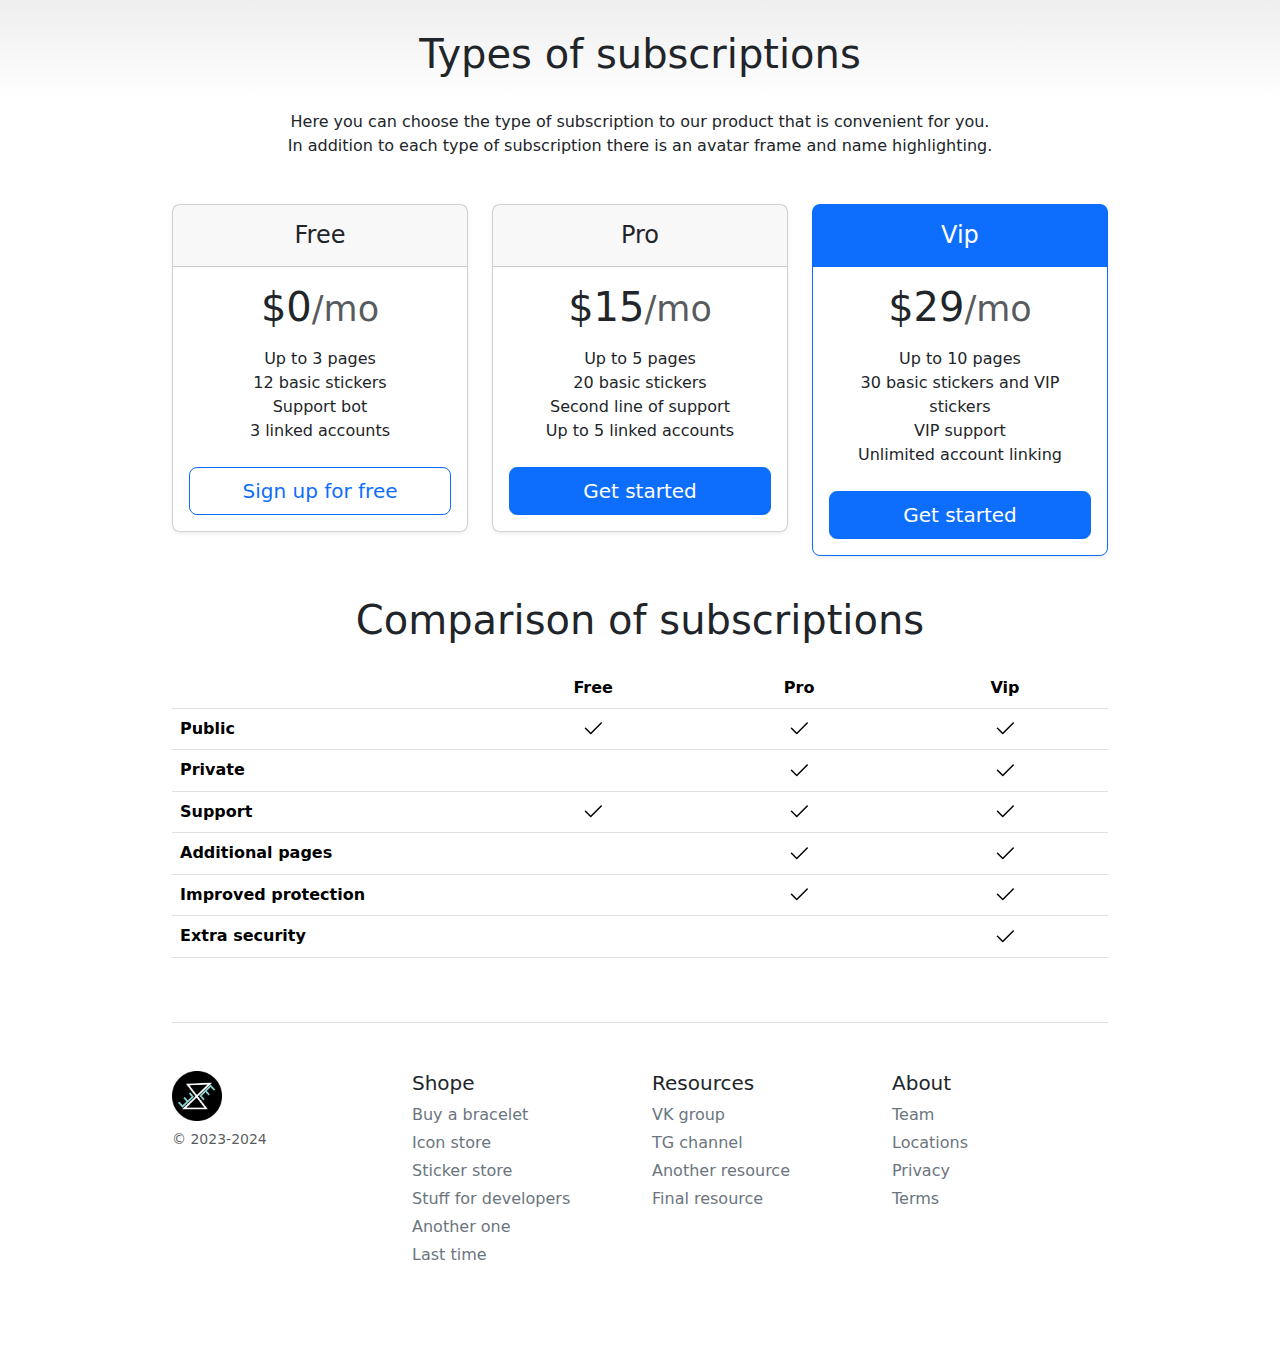
<file: pricing.html>
<!doctype html>
<html lang="en">
  <head>
    <meta charset="utf-8">
    <meta name="viewport" content="width=device-width, initial-scale=1">
    <meta name="description" content="">
    <meta name="author" content="Mark Otto, Jacob Thornton, and Bootstrap contributors">
    <meta name="generator" content="Hugo 0.84.0">
    <title>Pricing example · Bootstrap v5.0</title>
    <link rel="stylesheet" href="pricing.css">
    <link rel="canonical" href="https://getbootstrap.com/docs/5.0/examples/pricing/">

    <link href="https://cdn.jsdelivr.net/npm/bootstrap@5.3.3/dist/css/bootstrap.min.css" rel="stylesheet" integrity="sha384-QWTKZyjpPEjISv5WaRU9OFeRpok6YctnYmDr5pNlyT2bRjXh0JMhjY6hW+ALEwIH" crossorigin="anonymous">

 
   <style>
      .bd-placeholder-img {
        font-size: 1.125rem;
        text-anchor: middle;
        -webkit-user-select: none;
        -moz-user-select: none;
        user-select: none;
      }

      @media (min-width: 768px) {
        .bd-placeholder-img-lg {
          font-size: 3.5rem;
        }
      }
    </style>

    
    <!-- Custom styles for this template -->
    <link href="pricing.css" rel="stylesheet">
  </head>
  <body>
    
<svg xmlns="http://www.w3.org/2000/svg" style="display: none;">
  <symbol id="check" viewBox="0 0 16 16">
    <title>Check</title>
    <path d="M13.854 3.646a.5.5 0 0 1 0 .708l-7 7a.5.5 0 0 1-.708 0l-3.5-3.5a.5.5 0 1 1 .708-.708L6.5 10.293l6.646-6.647a.5.5 0 0 1 .708 0z"/>
  </symbol>
</svg>


<div style="margin-top: 30px; margin-bottom: 30px;" class="text-center">
  <h1>Types of subscriptions</h1>
  <br>
  Here you can choose the type of subscription to our product 
  that is convenient for you. <br>
  In addition to each type of subscription 
  there is an avatar frame and name highlighting.
</div>




<div class="container py-3">
 <!-- card -->
  <main>
    <div class="row row-cols-1 row-cols-md-3 mb-3 text-center">
      <div class="col">
        <div class="card mb-4 rounded-3 shadow-sm">
          <div class="card-header py-3">
            <h4 class="my-0 fw-normal">Free</h4>
          </div>
          <div class="card-body">
            <h1 class="card-title pricing-card-title">$0<small class="text-muted fw-light">/mo</small></h1>
            <ul class="list-unstyled mt-3 mb-4">
              <li> Up to 3 pages </li>
              <li> 12 basic stickers </li>
              <li> Support bot </li>
              <li> 3 linked accounts </li>
            </ul>
            <button type="button" class="w-100 btn btn-lg btn-outline-primary">Sign up for free</button>
          </div>
        </div>
      </div>
      <div class="col">
        <div class="card mb-4 rounded-3 shadow-sm">
          <div class="card-header py-3">
            <h4 class="my-0 fw-normal">Pro</h4>
          </div>
          <div class="card-body">
            <h1 class="card-title pricing-card-title">$15<small class="text-muted fw-light">/mo</small></h1>
            <ul class="list-unstyled mt-3 mb-4">
              <li> Up to 5 pages </li>
              <li> 20 basic stickers </li>
              <li> Second line of support </li>
              <li> Up to 5 linked accounts </li>
            </ul>
            <button type="button" class="w-100 btn btn-lg btn-primary">Get started</button>
          </div>
        </div>
      </div>
      <div class="col">
        <div class="card mb-4 rounded-3 shadow-sm border-primary">
          <div class="card-header py-3 text-white bg-primary border-primary">
            <h4 class="my-0 fw-normal">Vip</h4>
          </div>
          <div class="card-body">
            <h1 class="card-title pricing-card-title">$29<small class="text-muted fw-light">/mo</small></h1>
            <ul class="list-unstyled mt-3 mb-4">
              <li> Up to 10 pages </li>
              <li> 30 basic stickers and VIP stickers </li>
              <li> VIP support </li>
              <li> Unlimited account linking </li>
            </ul>
            <button type="button" class="w-100 btn btn-lg btn-primary">Get started</button>
          </div>
        </div>
      </div>
    </div>

    <h2 class="display-6 text-center mb-4">Comparison of subscriptions</h2>

    <div class="table-responsive">
      <table class="table text-center">
        <thead>
          <tr>
            <th style="width: 34%;"></th>
            <th style="width: 22%;">Free</th>
            <th style="width: 22%;">Pro</th>
            <th style="width: 22%;">Vip</th>
          </tr>
        </thead>
        <tbody>
          <tr>
            <th scope="row" class="text-start">Public</th>
            <td><svg class="bi" width="24" height="24"><use xlink:href="#check"/></svg></td>
            <td><svg class="bi" width="24" height="24"><use xlink:href="#check"/></svg></td>
            <td><svg class="bi" width="24" height="24"><use xlink:href="#check"/></svg></td>
          </tr>
          <tr>
            <th scope="row" class="text-start">Private</th>
            <td></td>
            <td><svg class="bi" width="24" height="24"><use xlink:href="#check"/></svg></td>
            <td><svg class="bi" width="24" height="24"><use xlink:href="#check"/></svg></td>
          </tr>
        </tbody>

        <tbody>
          <tr>
            <th scope="row" class="text-start">Support</th>
            <td><svg class="bi" width="24" height="24"><use xlink:href="#check"/></svg></td>
            <td><svg class="bi" width="24" height="24"><use xlink:href="#check"/></svg></td>
            <td><svg class="bi" width="24" height="24"><use xlink:href="#check"/></svg></td>
          </tr>
          <tr>
            <th scope="row" class="text-start">Additional pages</th>
            <td></td>
            <td><svg class="bi" width="24" height="24"><use xlink:href="#check"/></svg></td>
            <td><svg class="bi" width="24" height="24"><use xlink:href="#check"/></svg></td>
          </tr>
          <tr>
            <th scope="row" class="text-start"> Improved protection </th>
            <td></td>
            <td><svg class="bi" width="24" height="24"><use xlink:href="#check"/></svg></td>
            <td><svg class="bi" width="24" height="24"><use xlink:href="#check"/></svg></td>
          </tr>
          <tr>
            <th scope="row" class="text-start">Extra security</th>
            <td></td>
            <td></td>
            <td><svg class="bi" width="24" height="24"><use xlink:href="#check"/></svg></td>
          </tr>
        </tbody>
      </table>
    </div>
  </main>
<!---->
  <footer class="pt-4 my-md-5 pt-md-5 border-top">
    <div class="row">
      <div class="col-12 col-md">
        <img class="mb-2" src="assets/img/FoteerPhoto.jpeg" alt="" width="50" height="50">
        <small class="d-block mb-3 text-muted">&copy; 2023-2024 </small>
      </div>
      <div class="col-6 col-md">
        <h5>Shope</h5>
        <ul class="list-unstyled text-small">
          <li class="mb-1"><a class="link-secondary text-decoration-none" href="#">Buy a bracelet</a></li>
          <li class="mb-1"><a class="link-secondary text-decoration-none" href="#">Icon store</a></li>
          <li class="mb-1"><a class="link-secondary text-decoration-none" href="#">Sticker store</a></li>
          <li class="mb-1"><a class="link-secondary text-decoration-none" href="#">Stuff for developers</a></li>
          <li class="mb-1"><a class="link-secondary text-decoration-none" href="#">Another one</a></li>
          <li class="mb-1"><a class="link-secondary text-decoration-none" href="#">Last time</a></li>
        </ul>
      </div>
      <div class="col-6 col-md">
        <h5>Resources</h5>
        <ul class="list-unstyled text-small">
          <li class="mb-1"><a class="link-secondary text-decoration-none" href="#">VK group</a></li>
          <li class="mb-1"><a class="link-secondary text-decoration-none" href="#">TG channel</a></li>
          <li class="mb-1"><a class="link-secondary text-decoration-none" href="#">Another resource</a></li>
          <li class="mb-1"><a class="link-secondary text-decoration-none" href="#">Final resource</a></li>
        </ul>
      </div>
      <div class="col-6 col-md">
        <h5>About</h5>
        <ul class="list-unstyled text-small">
          <li class="mb-1"><a class="link-secondary text-decoration-none" href="#">Team</a></li>
          <li class="mb-1"><a class="link-secondary text-decoration-none" href="#">Locations</a></li>
          <li class="mb-1"><a class="link-secondary text-decoration-none" href="#">Privacy</a></li>
          <li class="mb-1"><a class="link-secondary text-decoration-none" href="#">Terms</a></li>
        </ul>
      </div>
    </div>
  </footer>
</div>


    
  </body>
</html>
</file>
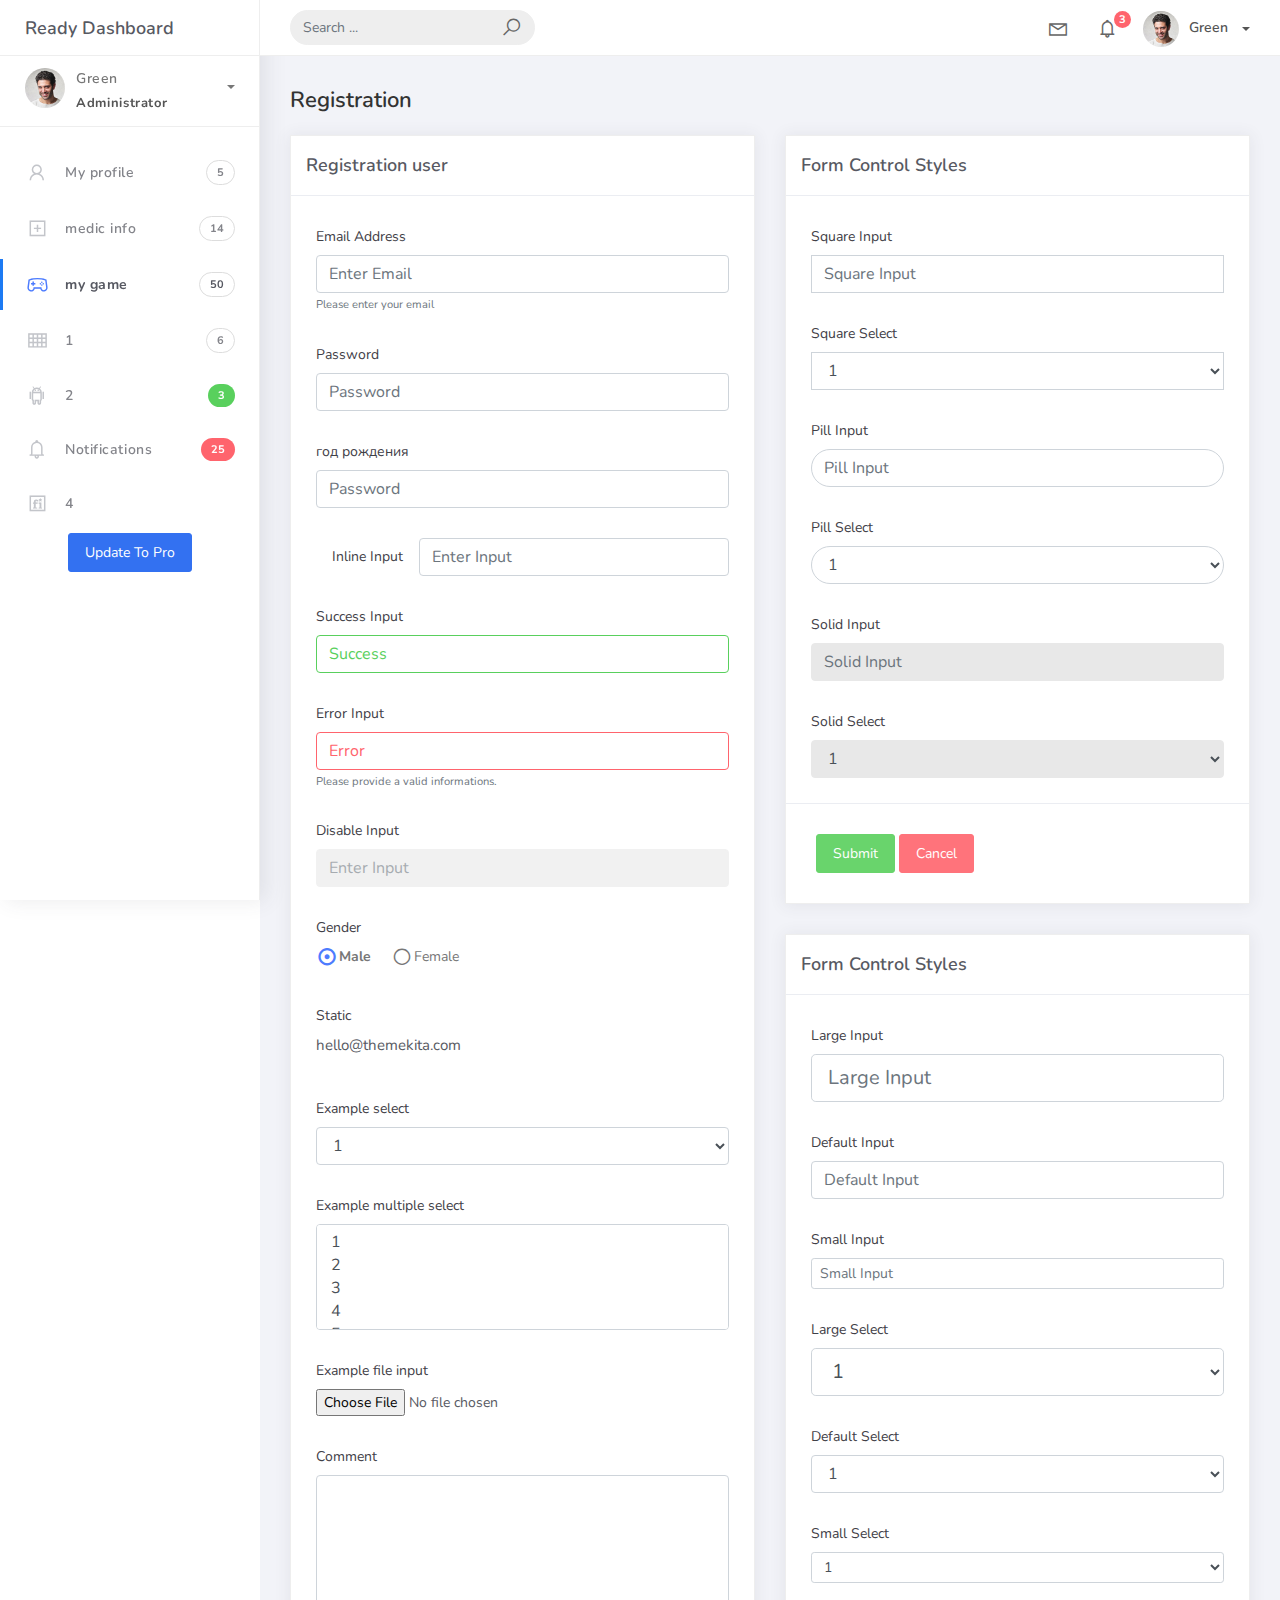
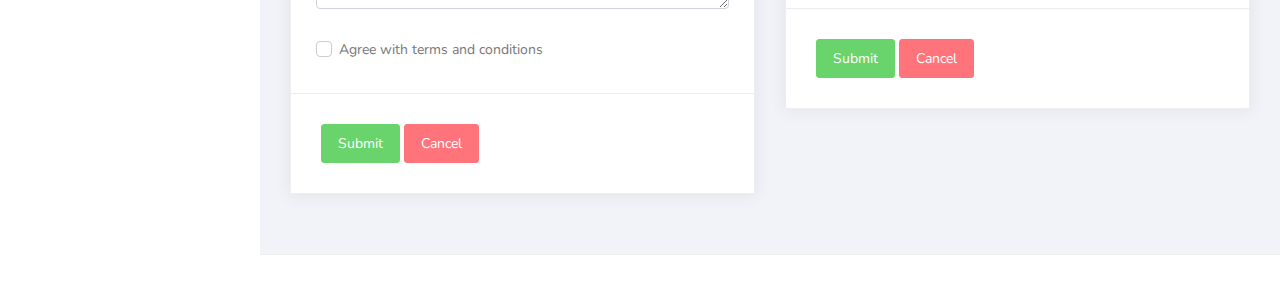
<file: Registration.html>
<!DOCTYPE html>
<html>
<head>
	<meta http-equiv="X-UA-Compatible" content="IE=edge,chrome=1" />
	<title>Forms - Ready Bootstrap Dashboard</title>
	<meta content='width=device-width, initial-scale=1.0, maximum-scale=1.0, user-scalable=0, shrink-to-fit=no' name='viewport' />
	<link rel="stylesheet" href="assets/css/bootstrap.min.css">
	<link rel="stylesheet" href="https://fonts.googleapis.com/css?family=Nunito:200,200i,300,300i,400,400i,600,600i,700,700i,800,800i,900,900i">
	<link rel="stylesheet" href="assets/css/ready.css">
	<link rel="stylesheet" href="assets/css/demo.css">
</head>
<body>
	<div class="wrapper">
		<div class="main-header">
			<div class="logo-header">
				<a href="index.html" class="logo">
					Ready Dashboard
				</a>
				<button class="navbar-toggler sidenav-toggler ml-auto" type="button" data-toggle="collapse" data-target="collapse" aria-controls="sidebar" aria-expanded="false" aria-label="Toggle navigation">
					<span class="navbar-toggler-icon"></span>
				</button>
				<button class="topbar-toggler more"><i class="la la-ellipsis-v"></i></button>
			</div>
			<nav class="navbar navbar-header navbar-expand-lg">
				<div class="container-fluid">
					
					<form class="navbar-left navbar-form nav-search mr-md-3" action="">
						<div class="input-group">
							<input type="text" placeholder="Search ..." class="form-control">
							<div class="input-group-append">
								<span class="input-group-text">
									<i class="la la-search search-icon"></i>
								</span>
							</div>
						</div>
					</form>
					<ul class="navbar-nav topbar-nav ml-md-auto align-items-center">
						<li class="nav-item dropdown hidden-caret">
							<a class="nav-link dropdown-toggle" href="#" id="navbarDropdown" role="button" data-toggle="dropdown" aria-haspopup="true" aria-expanded="false">
								<i class="la la-envelope"></i>
							</a>
							<div class="dropdown-menu" aria-labelledby="navbarDropdown">
								<a class="dropdown-item" href="#">Action</a>
								<a class="dropdown-item" href="#">Another action</a>
								<div class="dropdown-divider"></div>
								<a class="dropdown-item" href="#">Something else here</a>
							</div>
						</li>
						<li class="nav-item dropdown hidden-caret">
							<a class="nav-link dropdown-toggle" href="#" id="navbarDropdown" role="button" data-toggle="dropdown" aria-haspopup="true" aria-expanded="false">
								<i class="la la-bell"></i>
								<span class="notification">3</span>
							</a>
							<ul class="dropdown-menu notif-box" aria-labelledby="navbarDropdown">
								<li>
									<div class="dropdown-title">You have 4 new notification</div>
								</li>
								<li>
									<div class="notif-center">
										<a href="#">
											<div class="notif-icon notif-primary"> <i class="la la-user-plus"></i> </div>
											<div class="notif-content">
												<span class="block">
													New user registered
												</span>
												<span class="time">5 minutes ago</span> 
											</div>
										</a>
										<a href="#">
											<div class="notif-icon notif-success"> <i class="la la-comment"></i> </div>
											<div class="notif-content">
												<span class="block">
													Friren comment you message
												</span>
												<span class="time">12 minutes ago</span> 
											</div>
										</a>
										<a href="#">
											<div class="notif-img"> 
												<img src="assets/img/ilone mask.jpeg" alt="Img Profile">
											</div>
											<div class="notif-content">
												<span class="block">
													Elone Mask send messages to you
												</span>
												<span class="time">12 minutes ago</span> 
											</div>
										</a>
										<a href="#">
											<div class="notif-icon notif-danger"> <i class="la la-heart"></i> </div>
											<div class="notif-content">
												<span class="block">
													Friren liked your profile
												</span>
												<span class="time">17 minutes ago</span> 
											</div>
										</a>
									</div>
								</li>
								<li>
									<a class="see-all" href="typography.htmls"> <strong>See all notifications</strong> <i class="la la-angle-right"></i> </a>
								</li>
							</ul>
						</li>
						<li class="nav-item dropdown">
							<a class="dropdown-toggle profile-pic" data-toggle="dropdown" href="#" aria-expanded="false"> <img src="assets/img/profile.jpg" alt="user-img" width="36" class="img-circle"><span >Green</span></span> </a>
							<ul class="dropdown-menu dropdown-user">
								<li>
									<div class="user-box">
										<div class="u-img"><img src="assets/img/profile.jpg" alt="user"></div>
										<div class="u-text">
											<h4>Green</h4>
											<p class="text-muted">green760834@gmail.com</p><a href="profile.html" class="btn btn-rounded btn-danger btn-sm">View Profile</a></div>
										</div>
									</li>
									<div class="dropdown-divider"></div>
									<a class="dropdown-item" href="#"><i class="ti-user"></i> My Profile</a>
									<a class="dropdown-item" href="#"></i> My Balance</a>
									<a class="dropdown-item" href="#"><i class="ti-email"></i> Inbox</a>
									<div class="dropdown-divider"></div>
									<a class="dropdown-item" href="#"><i class="ti-settings"></i> Account Setting</a>
									<div class="dropdown-divider"></div>
									<a class="dropdown-item" href="#"><i class="fa fa-power-off"></i> Logout</a>
								</ul>
								<!-- /.dropdown-user -->
							</li>
						</ul>
					</div>
				</nav>
			</div>
			<div class="sidebar">
				<div class="scrollbar-inner sidebar-wrapper">
					<div class="user">
						<div class="photo">
							<img src="assets/img/profile.jpg">
						</div>
						<div class="info">
							<a class="" data-toggle="collapse" href="#collapseExample" aria-expanded="true">
								<span>
									Green
									<span class="user-level">Administrator</span>
									<span class="caret"></span>
								</span>
							</a>
							<div class="clearfix"></div>

							<div class="collapse in" id="collapseExample" aria-expanded="true" style="">
								<ul class="nav">
									<li>
										<a href="#profile">
											<span class="link-collapse">My Profile</span>
										</a>
									</li>
									<li>
										<a href="#edit">
											<span class="link-collapse">Edit Profile</span>
										</a>
									</li>
									<li>
										<a href="#settings">
											<span class="link-collapse">Settings</span>
										</a>
									</li>
								</ul>
							</div>
						</div>
					</div>
					<ul class="nav">
						<li class="nav-item">
							<a href="index.html">
								<i class="la la-user"></i>
								<p>My profile</p>
								<span class="badge badge-count">5</span>
							</a>
						</li>
						<li class="nav-item">
							<a href="components.html">
								<i class="la la-plus-square"></i>
								<p>medic info</p>
								<span class="badge badge-count">14</span>
							</a>
						</li>
						<li class="nav-item active">
							<a href="forms.html">
								<i class="la la-gamepad"></i>
								<p>my game</p>
								<span class="badge badge-count">50</span>
							</a>
						</li>
						<li class="nav-item">
							<a href="tables.html">
								<i class="la la-th"></i>
								<p>1</p>
								<span class="badge badge-count">6</span>
							</a>
						</li>
						<li class="nav-item">
							<a href="notifications.html">
								<i class="la la-android"></i>
								<p>2</p>
								<span class="badge badge-success">3</span>
							</a>
						</li>
						<li class="nav-item">
							<a href="typography.html">
								<i class="la la-bell"></i>
								<p>Notifications</p>
								<span class="badge badge-danger">25</span>
							</a>
						</li>
						<li class="nav-item">
							<a href="icons.html">
								<i class="la la-fonticons"></i>
								<p>4</p>
							</a>
						</li>
						<div class="text-center">
							<a href="pricing.html"><button class="btn btn-primary">Update To Pro</button></a>
						</div>
					</ul>
				</div>
			</div>



			<div class="main-panel">
				<div class="content">
					<div class="container-fluid">
						<h4 class="page-title">Registration</h4>
						<div class="row">
							<div class="col-md-6">
								<div class="card">
									<div class="card-header">
										<div class="card-title">Registration user </div>
									</div>
									<div class="card-body">
										<div class="form-group">
											<label for="email">Email Address</label>
											<input type="email" class="form-control" id="email" placeholder="Enter Email">
											<small id="emailHelp" class="form-text text-muted">Please enter your email </small>
										</div>
										<div class="form-group">
											<label for="password">Password</label>
											<input type="password" class="form-control" id="password" placeholder="Password">
										</div>
										<div class="form-group">
											<label for="password">год рождения</label>
											<input type="password" class="form-control" id="password" placeholder="Password">
										</div>
										<div class="form-group form-inline">
											<label for="inlineinput" class="col-md-3 col-form-label">Inline Input</label>
											<div class="col-md-9 p-0">
												<input type="text" class="form-control input-full" id="inlineinput" placeholder="Enter Input">
											</div>
										</div>
										<div class="form-group has-success">
											<label for="successInput">Success Input</label>
											<input type="text" id="successInput" value="Success" class="form-control">
										</div>
										<div class="form-group has-error has-feedback">
											<label for="errorInput">Error Input</label>
											<input type="text" id="errorInput" value="Error" class="form-control">
											<small id="emailHelp" class="form-text text-muted">Please provide a valid informations.</small>
										</div>
										<div class="form-group">
											<label for="disableinput">Disable Input</label>
											<input type="text" class="form-control" id="disableinput" placeholder="Enter Input" disabled>
										</div>
										<div class="form-check">
											<label>Gender</label><br/>
											<label class="form-radio-label">
												<input class="form-radio-input" type="radio" name="optionsRadios" value=""  checked="">
												<span class="form-radio-sign">Male</span>
											</label>
											<label class="form-radio-label ml-3">
												<input class="form-radio-input" type="radio" name="optionsRadios" value="">
												<span class="form-radio-sign">Female</span>
											</label>
										</div>
										<div class="form-group">
											<label class="control-label">
												Static
											</label> <!----> <p class="form-control-static">hello@themekita.com</p> <!---->  <!----></div>
											<div class="form-group">
												<label for="exampleFormControlSelect1">Example select</label>
												<select class="form-control" id="exampleFormControlSelect1">
													<option>1</option>
													<option>2</option>
													<option>3</option>
													<option>4</option>
													<option>5</option>
												</select>
											</div>
											<div class="form-group">
												<label for="exampleFormControlSelect2">Example multiple select</label>
												<select multiple class="form-control" id="exampleFormControlSelect2">
													<option>1</option>
													<option>2</option>
													<option>3</option>
													<option>4</option>
													<option>5</option>
												</select>
											</div>
											<div class="form-group">
												<label for="exampleFormControlFile1">Example file input</label>
												<input type="file" class="form-control-file" id="exampleFormControlFile1">
											</div>
											<div class="form-group">
												<label for="comment">Comment</label>
												<textarea class="form-control" id="comment" rows="5">

												</textarea>
											</div>
											<div class="form-check">
												<label class="form-check-label">
													<input class="form-check-input" type="checkbox" value="">
													<span class="form-check-sign">Agree with terms and conditions</span>
												</label>
											</div>
										</div>
										<div class="card-action">
											<button class="btn btn-success">Submit</button>
											<button class="btn btn-danger">Cancel</button>
										</div>
									</div>
								</div>
								<div class="col-md-6">
									<div class="card">
										<div class="card-header">
											<div class="card-title">Form Control Styles</div>
										</div>
										<div class="card-body">
											<div class="form-group">
												<label for="squareInput">Square Input</label>
												<input type="text" class="form-control input-square" id="squareInput" placeholder="Square Input">
											</div>
											<div class="form-group">
												<label for="squareSelect">Square Select</label>
												<select class="form-control input-square" id="squareSelect">
													<option>1</option>
													<option>2</option>
													<option>3</option>
													<option>4</option>
													<option>5</option>
												</select>
											</div>
											<div class="form-group">
												<label for="pillInput">Pill Input</label>
												<input type="text" class="form-control input-pill" id="pillInput" placeholder="Pill Input">
											</div>
											<div class="form-group">
												<label for="pillSelect">Pill Select</label>
												<select class="form-control input-pill" id="pillSelect">
													<option>1</option>
													<option>2</option>
													<option>3</option>
													<option>4</option>
													<option>5</option>
												</select>
											</div>
											<div class="form-group">
												<label for="solidInput">Solid Input</label>
												<input type="text" class="form-control input-solid" id="solidInput" placeholder="Solid Input">
											</div>
											<div class="form-group">
												<label for="solidSelect">Solid Select</label>
												<select class="form-control input-solid" id="solidSelect">
													<option>1</option>
													<option>2</option>
													<option>3</option>
													<option>4</option>
													<option>5</option>
												</select>
											</div>											
										</div>
										<div class="card-action">
											<button class="btn btn-success">Submit</button>
											<button class="btn btn-danger">Cancel</button>
										</div>
									</div>

									
									<div class="card">
										<div class="card-header">
											<div class="card-title">Form Control Styles</div>
										</div>
										<div class="card-body">
											<div class="form-group">
												<label for="largeInput">Large Input</label>
												<input type="text" class="form-control form-control-lg" id="largeInput" placeholder="Large Input">
											</div>
											<div class="form-group">
												<label for="largeInput">Default Input</label>
												<input type="text" class="form-control form-control" id="defaultInput" placeholder="Default Input">
											</div>
											<div class="form-group">
												<label for="smallInput">Small Input</label>
												<input type="text" class="form-control form-control-sm" id="smallInput" placeholder="Small Input">
											</div>
											<div class="form-group">
												<label for="largeSelect">Large Select</label>
												<select class="form-control form-control-lg" id="largeSelect">
													<option>1</option>
													<option>2</option>
													<option>3</option>
													<option>4</option>
													<option>5</option>
												</select>
											</div>
											<div class="form-group">
												<label for="defaultSelect">Default Select</label>
												<select class="form-control form-control" id="defaultSelect">
													<option>1</option>
													<option>2</option>
													<option>3</option>
													<option>4</option>
													<option>5</option>
												</select>
											</div>
											<div class="form-group">
												<label for="smallSelect">Small Select</label>
												<select class="form-control form-control-sm" id="smallSelect">
													<option>1</option>
													<option>2</option>
													<option>3</option>
													<option>4</option>
													<option>5</option>
												</select>
											</div>
										</div>
										<div class="card-action">
											<button class="btn btn-success">Submit</button>
											<button class="btn btn-danger">Cancel</button>
										</div>
									</div>
								</div>
							</div>
						</div>
					</div>
					<footer class="footer">
						
					</footer>
				</div>
			</div>
		</div>
	</div>
	<!-- Modal -->
	<div class="modal fade" id="modalUpdate" tabindex="-1" role="dialog" aria-labelledby="modalUpdatePro" aria-hidden="true">
		<div class="modal-dialog modal-dialog-centered" role="document">
			<div class="modal-content">
				<div class="modal-header bg-primary">
					<h6 class="modal-title"><i class="la la-frown-o"></i> Under Development</h6>
					<button type="button" class="close" data-dismiss="modal" aria-label="Close">
						<span aria-hidden="true">&times;</span>
					</button>
				</div>
				<div class="modal-body text-center">									
					<p>Currently the pro version of the <b>Ready Dashboard</b> Bootstrap is in progress development</p>
					<p>
					<b>We'll let you know when it's done</b></p>
				</div>
				<div class="modal-footer">
					<button type="button" class="btn btn-secondary" data-dismiss="modal">Close</button>
				</div>
			</div>
		</div>
	</div>
</body>
<script src="assets/js/core/jquery.3.2.1.min.js"></script>
<script src="assets/js/plugin/jquery-ui-1.12.1.custom/jquery-ui.min.js"></script>
<script src="assets/js/core/popper.min.js"></script>
<script src="assets/js/core/bootstrap.min.js"></script>
<script src="assets/js/plugin/chartist/chartist.min.js"></script>
<script src="assets/js/plugin/chartist/plugin/chartist-plugin-tooltip.min.js"></script>
<script src="assets/js/plugin/bootstrap-notify/bootstrap-notify.min.js"></script>
<script src="assets/js/plugin/bootstrap-toggle/bootstrap-toggle.min.js"></script>
<script src="assets/js/plugin/jquery-mapael/jquery.mapael.min.js"></script>
<script src="assets/js/plugin/jquery-mapael/maps/world_countries.min.js"></script>
<script src="assets/js/plugin/chart-circle/circles.min.js"></script>
<script src="assets/js/plugin/jquery-scrollbar/jquery.scrollbar.min.js"></script>
<script src="assets/js/ready.min.js"></script>
</html>
</file>
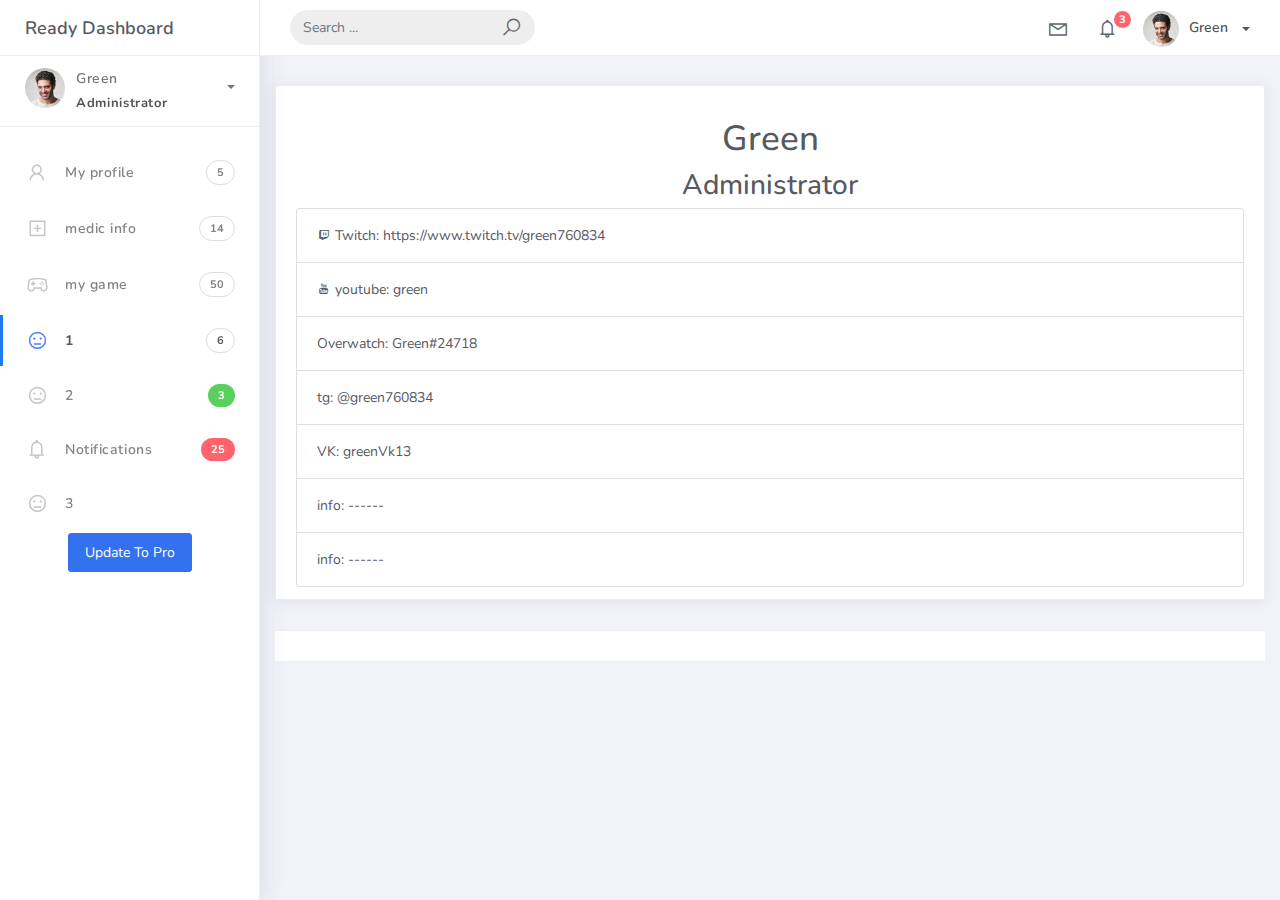
<file: tables.html>
<!DOCTYPE html>
<html>
<head>
	<meta http-equiv="X-UA-Compatible" content="IE=edge,chrome=1" />
	<title>Tables - Ready Bootstrap Dashboard</title>
	<meta content='width=device-width, initial-scale=1.0, maximum-scale=1.0, user-scalable=0, shrink-to-fit=no' name='viewport' />
	<link rel="stylesheet" href="assets/css/bootstrap.min.css">
	<link rel="stylesheet" href="https://fonts.googleapis.com/css?family=Nunito:200,200i,300,300i,400,400i,600,600i,700,700i,800,800i,900,900i">
	<link rel="stylesheet" href="assets/css/ready.css">
	<link rel="stylesheet" href="assets/css/demo.css">
</head>
<body>
	<div class="wrapper">
		<div class="main-header">
			<div class="logo-header">
				<a href="index.html" class="logo">
					Ready Dashboard
				</a>
				<button class="navbar-toggler sidenav-toggler ml-auto" type="button" data-toggle="collapse" data-target="collapse" aria-controls="sidebar" aria-expanded="false" aria-label="Toggle navigation">
					<span class="navbar-toggler-icon"></span>
				</button>
				<button class="topbar-toggler more"><i class="la la-ellipsis-v"></i></button>
			</div>
			<nav class="navbar navbar-header navbar-expand-lg">
				<div class="container-fluid">
					
					<form class="navbar-left navbar-form nav-search mr-md-3" action="">
						<div class="input-group">
							<input type="text" placeholder="Search ..." class="form-control">
							<div class="input-group-append">
								<span class="input-group-text">
									<i class="la la-search search-icon"></i>
								</span>
							</div>
						</div>
					</form>
					<ul class="navbar-nav topbar-nav ml-md-auto align-items-center">
						<li class="nav-item dropdown hidden-caret">
							<a class="nav-link dropdown-toggle" href="#" id="navbarDropdown" role="button" data-toggle="dropdown" aria-haspopup="true" aria-expanded="false">
								<i class="la la-envelope"></i>
							</a>
							<div class="dropdown-menu" aria-labelledby="navbarDropdown">
								<a class="dropdown-item" href="#">Action</a>
								<a class="dropdown-item" href="#">Another action</a>
								<div class="dropdown-divider"></div>
								<a class="dropdown-item" href="#">Something else here</a>
							</div>
						</li>
						<li class="nav-item dropdown hidden-caret">
							<a class="nav-link dropdown-toggle" href="#" id="navbarDropdown" role="button" data-toggle="dropdown" aria-haspopup="true" aria-expanded="false">
								<i class="la la-bell"></i>
								<span class="notification">3</span>
							</a>
							<ul class="dropdown-menu notif-box" aria-labelledby="navbarDropdown">
								<li>
									<div class="dropdown-title">You have 4 new notification</div>
								</li>
								<li>
									<div class="notif-center">
										<a href="#">
											<div class="notif-icon notif-primary"> <i class="la la-user-plus"></i> </div>
											<div class="notif-content">
												<span class="block">
													New user registered
												</span>
												<span class="time">5 minutes ago</span> 
											</div>
										</a>
										<a href="#">
											<div class="notif-icon notif-success"> <i class="la la-comment"></i> </div>
											<div class="notif-content">
												<span class="block">
													Friren comment you message
												</span>
												<span class="time">12 minutes ago</span> 
											</div>
										</a>
										<a href="#">
											<div class="notif-img"> 
												<img src="assets/img/ilone mask.jpeg" alt="Img Profile">
											</div>
											<div class="notif-content">
												<span class="block">
													Elone Mask send messages to you
												</span>
												<span class="time">12 minutes ago</span> 
											</div>
										</a>
										<a href="#">
											<div class="notif-icon notif-danger"> <i class="la la-heart"></i> </div>
											<div class="notif-content">
												<span class="block">
													Friren liked your profile
												</span>
												<span class="time">17 minutes ago</span> 
											</div>
										</a>
									</div>
								</li>
								<li>
									<a class="see-all" href="typography.html"> <strong>See all notifications</strong> <i class="la la-angle-right"></i> </a>
								</li>
							</ul>
						</li>
						<li class="nav-item dropdown">
							<a class="dropdown-toggle profile-pic" data-toggle="dropdown" href="#" aria-expanded="false"> <img src="assets/img/profile.jpg" alt="user-img" width="36" class="img-circle"><span >Green</span></span> </a>
							<ul class="dropdown-menu dropdown-user">
								<li>
									<div class="user-box">
										<div class="u-img"><img src="assets/img/profile.jpg" alt="user"></div>
										<div class="u-text">
											<h4>Green</h4>
											<p class="text-muted">green760834@gmail.com</p><a href="profile.html" class="btn btn-rounded btn-danger btn-sm">View Profile</a></div>
										</div>
									</li>
									<div class="dropdown-divider"></div>
									<a class="dropdown-item" href="#"><i class="ti-user"></i> My Profile</a>
									<a class="dropdown-item" href="#"></i> My Balance</a>
									<a class="dropdown-item" href="#"><i class="ti-email"></i> Inbox</a>
									<div class="dropdown-divider"></div>
									<a class="dropdown-item" href="#"><i class="ti-settings"></i> Account Setting</a>
									<div class="dropdown-divider"></div>
									<a class="dropdown-item" href="#"><i class="fa fa-power-off"></i> Logout</a>
								</ul>
								<!-- /.dropdown-user -->
							</li>
						</ul>
					</div>
				</nav>
			</div>
			<div class="sidebar">
				<div class="scrollbar-inner sidebar-wrapper">
					<div class="user">
						<div class="photo">
							<img src="assets/img/profile.jpg">
						</div>
						<div class="info">
							<a class="" data-toggle="collapse" href="#collapseExample" aria-expanded="true">
								<span>
									Green
									<span class="user-level">Administrator</span>
									<span class="caret"></span>
								</span>
							</a>
							<div class="clearfix"></div>

							<div class="collapse in" id="collapseExample" aria-expanded="true" style="">
								<ul class="nav">
									<li>
										<a href="#profile">
											<span class="link-collapse">My Profile</span>
										</a>
									</li>
									<li>
										<a href="#edit">
											<span class="link-collapse">Edit Profile</span>
										</a>
									</li>
									<li>
										<a href="#settings">
											<span class="link-collapse">Settings</span>
										</a>
									</li>
								</ul>
							</div>
						</div>
					</div>
					<ul class="nav">
						<li class="nav-item">
							<a href="index.html">
								<i class="la la-user"></i>
								<p>My profile</p>
								<span class="badge badge-count">5</span>
							</a>
						</li>
						<li class="nav-item">
							<a href="components.html">
								<i class="la la-plus-square"></i>
								<p>medic info</p>
								<span class="badge badge-count">14</span>
							</a>
						</li>
						<li class="nav-item">
							<a href="forms.html">
								<i class="la la-gamepad"></i>
								<p>my game</p>
								<span class="badge badge-count">50</span>
							</a>
						</li>
						<li class="nav-item active">
							<a href="tables.html">
								<i class="la la-meh-o"></i>
								<p>1</p>
								<span class="badge badge-count">6</span>
							</a>
						</li>
						<li class="nav-item">
							<a href="notifications.html">
								<i class="la la-meh-o"></i>
								<p>2</p>
								<span class="badge badge-success">3</span>
							</a>
						</li>
						<li class="nav-item">
							<a href="typography.html">
								<i class="la la-bell"></i>
								<p>Notifications</p>
								<span class="badge badge-danger">25</span>
							</a>
						</li>
						<li class="nav-item">
							<a href="icons.html">
								<i class="la la-meh-o"></i>
								<p>3</p>
							</a>
						</li>
						<div class="text-center">
							<a href="pricing.html"><button class="btn btn-primary">Update To Pro</button></a>
						</div>
					</ul>
				</div>
			</div>

			<div class="main-panel">
				<div class="content">
					<div class="row">
						<div class="col-md-12">
							<div class="card card-header">
								<div class="text-center">
									<h3>Green</h1> 
									<h4>Administrator</h2>
								</div>
							<div>
								<a class="list-group-item list-group-flush py-3 lh-tight"> <div class=" la la-twitch" ></div > Twitch: https://www.twitch.tv/green760834 </a>
								<a class="list-group-item list-group-flush py-3 lh-tight"> <div class=" la la-youtube "></div> youtube: green </a>
								<a class="list-group-item list-group-flush py-3 lh-tight"> Overwatch: Green#24718 </a>
								<a class="list-group-item list-group-flush py-3 lh-tight"> tg: @green760834</a>
								<a class="list-group-item list-group-flush py-3 lh-tight"> VK: greenVk13</a>
								<a class="list-group-item list-group-flush py-3 lh-tight"> info: ------</a>
								<a class="list-group-item list-group-flush py-3 lh-tight"> info: ------</a>

							</div>

							</div>
						</div>
					</div>
			


				<footer class="footer">
					
				</footer>
			</div>
		</div>
	</div>
</div>
<!-- Modal -->
<div class="modal fade" id="modalUpdate" tabindex="-1" role="dialog" aria-labelledby="modalUpdatePro" aria-hidden="true">
	<div class="modal-dialog modal-dialog-centered" role="document">
		<div class="modal-content">
			<div class="modal-header bg-primary">
				<h6 class="modal-title"><i class="la la-frown-o"></i> Under Development</h6>
				<button type="button" class="close" data-dismiss="modal" aria-label="Close">
					<span aria-hidden="true">&times;</span>
				</button>
			</div>
			<div class="modal-body text-center">									
				<p>Currently the pro version of the <b>Ready Dashboard</b> Bootstrap is in progress development</p>
				<p>
				<b>We'll let you know when it's done</b></p>
			</div>
			<div class="modal-footer">
				<button type="button" class="btn btn-secondary" data-dismiss="modal">Close</button>
			</div>
		</div>
	</div>
</div>
</body>
<script src="assets/js/core/jquery.3.2.1.min.js"></script>
<script src="assets/js/plugin/jquery-ui-1.12.1.custom/jquery-ui.min.js"></script>
<script src="assets/js/core/popper.min.js"></script>
<script src="assets/js/core/bootstrap.min.js"></script>
<script src="assets/js/plugin/chartist/chartist.min.js"></script>
<script src="assets/js/plugin/chartist/plugin/chartist-plugin-tooltip.min.js"></script>
<script src="assets/js/plugin/bootstrap-notify/bootstrap-notify.min.js"></script>
<script src="assets/js/plugin/bootstrap-toggle/bootstrap-toggle.min.js"></script>
<script src="assets/js/plugin/jquery-mapael/jquery.mapael.min.js"></script>
<script src="assets/js/plugin/jquery-mapael/maps/world_countries.min.js"></script>
<script src="assets/js/plugin/chart-circle/circles.min.js"></script>
<script src="assets/js/plugin/jquery-scrollbar/jquery.scrollbar.min.js"></script>
<script src="assets/js/ready.min.js"></script>
<script>
	$('#displayNotif').on('click', function(){
		var placementFrom = $('#notify_placement_from option:selected').val();
		var placementAlign = $('#notify_placement_align option:selected').val();
		var state = $('#notify_state option:selected').val();
		var style = $('#notify_style option:selected').val();
		var content = {};

		content.message = 'Turning standard Bootstrap alerts into "notify" like notifications';
		content.title = 'Bootstrap notify';
		if (style == "withicon") {
			content.icon = 'la la-bell';
		} else {
			content.icon = 'none';
		}
		content.url = 'index.html';
		content.target = '_blank';

		$.notify(content,{
			type: state,
			placement: {
				from: placementFrom,
				align: placementAlign
			},
			time: 1000,
		});
	});
</script>
</html>
</file>
<file: assets/css/demo.css>
.update-pro{
	margin: 15px 25px;}

.update-pro button {
		padding: 13px 25px;
	background: #4d7cfe;
	color: #fff;
	border-radius: 3px;
	justify-content: center;
	width: 100%;
	border: 0;
	cursor: pointer;
}

.update-pro button:hover {
	background: #4d7cfe !important;
	color: #fff;
	transform: translateY(-2px);
	transition: all .2s linear;
}

.update-pro:hover button:before{
	display: none;
}

.update-pro button p, .update-pro button i{
	color: #fff !important;
	margin-bottom: 0px;
}

.update-pro button i{
	margin-right: 5px !important;
	font-size: 23px;
	color: #C3C5CA;
	margin-right: 15px;
	width: 25px;
	text-align: center;
	vertical-align: middle;
	float: left;
}

.demo .btn, .demo .progress{
	margin-bottom: 15px !important;
}

.demo .form-check-label, .demo .form-radio-label{
	margin-right: 15px;
}

.demo #slider{
	margin-bottom: 15px;
}

.table-typo tbody > tr > td{
	border-color: #fafafa;
}

.table-typo tbody > tr > td:first-child{
	min-width: 200px;
	vertical-align: bottom;
}

.table-typo tbody > tr > td:first-child p{
	font-size: 14px;
	color: #333;
}

.demo-icon {
	display: flex;
	flex-direction: row;
	align-items: center;
	margin-bottom: 20px;
	padding: 10px;
	transition: all .2s;
}

.demo-icon:hover{
	background-color: #f4f5f8;
	border-radius: 3px;
}

.demo-icon .icon-preview{
	font-size: 1.8rem;
	margin-right: 10px;
	line-height: 1;
	color: #333439;
}

.demo-icon .icon-class{
	font-weight: 300;
	font-size: 13px;
	color: #777;
}

.from-show-notify .form-control{
	margin-bottom: 15px;
}

.from-show-notify label{
	padding-top: 0.65rem;
}
</file>
<file: pricing.css>
body {
  background-image: linear-gradient(180deg, #eee, #fff 100px, #fff);
}

.container {
  max-width: 960px;
}

.pricing-header {
  max-width: 700px;
}
</file>
